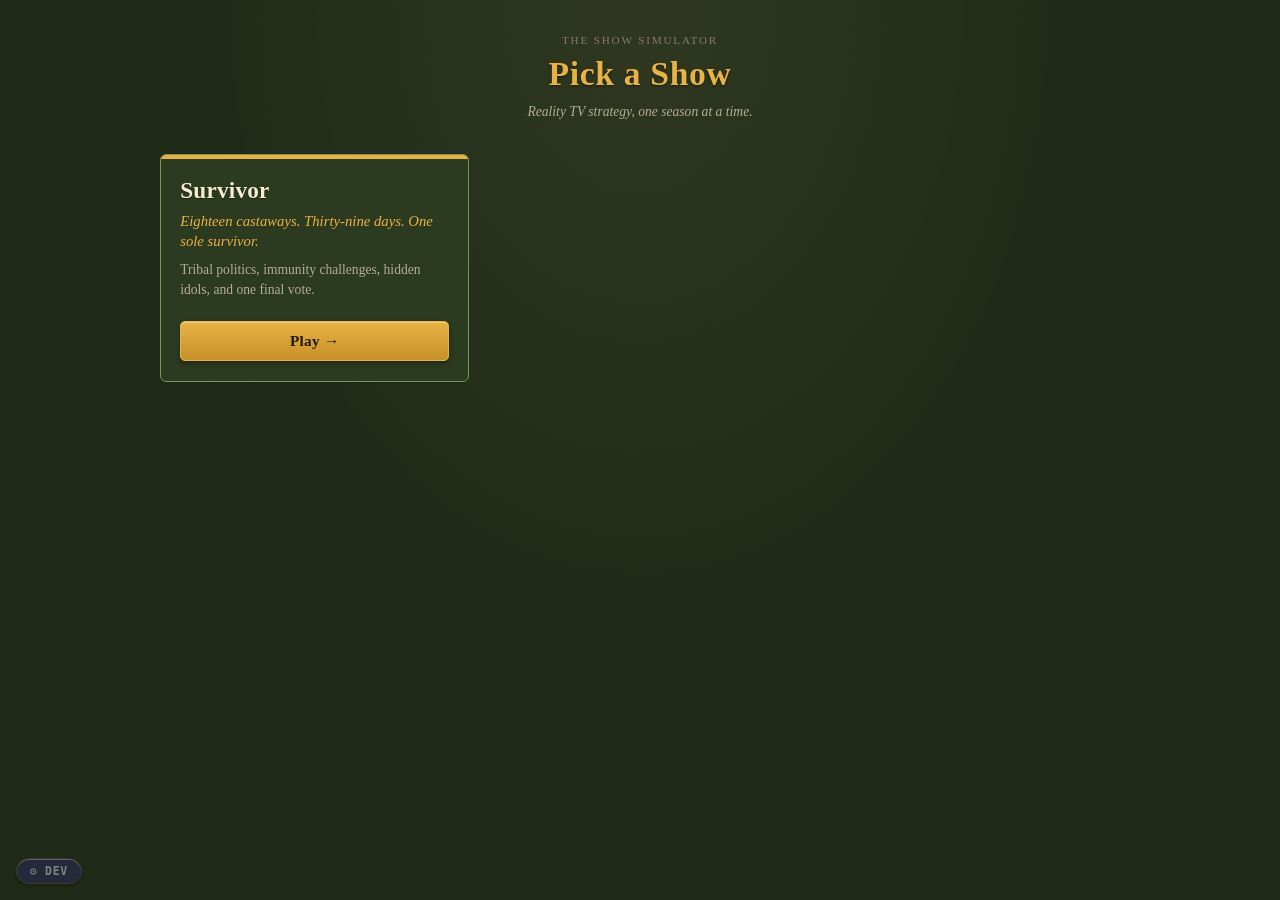
<file: index.html>
<!DOCTYPE html>
<html lang="en">
<head>
  <meta charset="UTF-8" />
  <meta name="viewport" content="width=device-width, initial-scale=1.0" />
  <title>Survivor Simulator</title>
  <link rel="stylesheet" href="src/styles.css" />
</head>
<body>

  <div id="app">
    <!-- Screens are injected here by ui/ scripts -->
    <p>Loading...</p>
  </div>

  <!-- Shared utilities -->
  <script src="src/util.js"></script>

  <!-- Data -->
  <script src="src/data/contestants.js"></script>
  <script src="src/data/season.js"></script>
  <script src="src/data/flavor.js"></script>
  <!-- v4: schema definitions + season template architecture (groundwork) -->
  <script src="src/data/schema.js"></script>
  <script src="src/data/seasonPresets.js"></script>
  <script src="src/data/shows.js"></script>
  <!-- v10.9: pre-built season templates. One file per season. Must load
       before seasons.js so resolveTemplate() can find the constants. -->
  <script src="src/data/seasons/sample-prebuilt.js"></script>
  <script src="src/data/seasons/survivor-borneo.js"></script>
  <script src="src/data/seasons.js"></script>
  <script src="src/data/savedSetups.js"></script>
  <script src="src/data/setupIo.js"></script>

  <!-- Engine -->
  <script src="src/engine/eventLog.js"></script>
  <script src="src/engine/idols.js"></script>
  <script src="src/engine/relationships.js"></script>
  <script src="src/engine/alliances.js"></script>
  <script src="src/engine/campLife.js"></script>
  <script src="src/engine/challenge.js"></script>
  <script src="src/engine/vote.js"></script>
  <script src="src/engine/jury.js"></script>
  <script src="src/engine/finalTribal.js"></script>

  <!-- UI -->
  <!-- v10.0 landing + show pages — load before screenSelect so the screen router can dispatch them -->
  <script src="src/ui/screenLanding.js"></script>
  <script src="src/ui/screenShowSeasons.js"></script>

  <!-- v9.3 reusable components (portrait, name format) — must load before any screen file that uses them -->
  <script src="src/ui/components/playerPortrait.js"></script>
  <script src="src/ui/components/contestantStats.js"></script>
  <script src="src/ui/components/voteTargetCard.js"></script>
  <script src="src/ui/components/voteRevealCard.js"></script>
  <script src="src/ui/screenSelect.js"></script>
  <script src="src/ui/screenCastEditor.js"></script>
  <script src="src/ui/screenRulesEditor.js"></script>
  <script src="src/ui/screenSavedSetups.js"></script>
  <script src="src/ui/screenTemplates.js"></script>
  <script src="src/ui/screenSwap.js"></script>
  <script src="src/ui/screenMerge.js"></script>
  <script src="src/ui/screenCampLife.js"></script>
  <script src="src/ui/screenRewardChallenge.js"></script>
  <script src="src/ui/screenChallenge.js"></script>
  <script src="src/ui/screenEpisodeRecap.js"></script>
  <script src="src/ui/screenTribal.js"></script>
  <script src="src/ui/screenElimination.js"></script>
  <script src="src/ui/screenFinalTribal.js"></script>
  <script src="src/ui/screenResults.js"></script>

  <!-- Boot -->
  <script src="src/main.js"></script>

  <!-- Dev panel — remove this line (and src/dev/devPanel.js) before publishing -->
  <script src="src/dev/devPanel.js"></script>

</body>
</html>
</file>
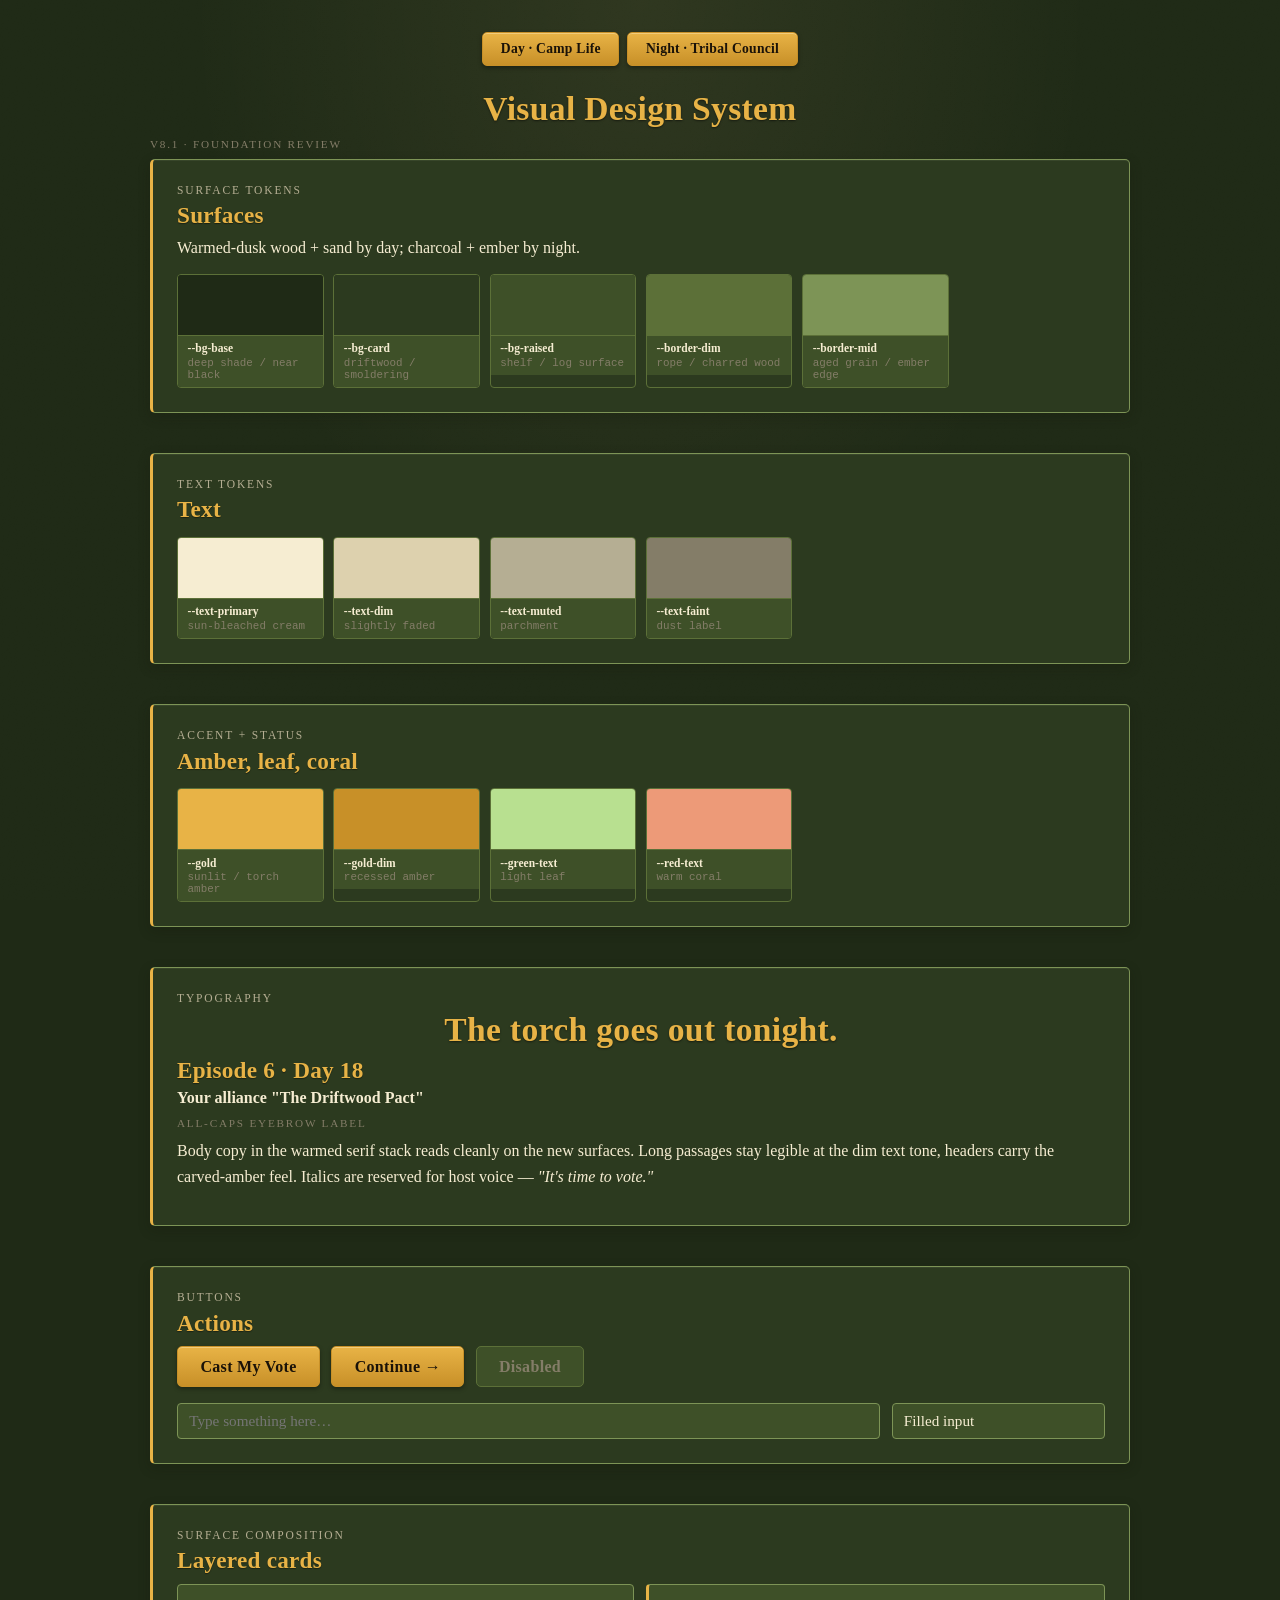
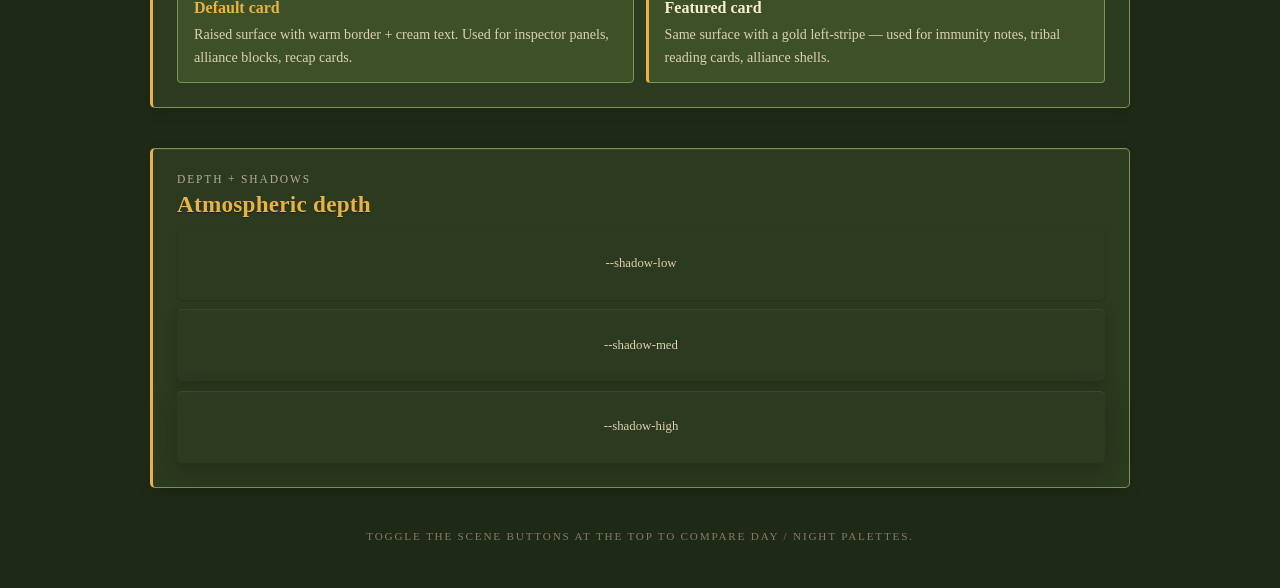
<file: design-test.html>
<!DOCTYPE html>
<html lang="en">
<head>
  <meta charset="UTF-8">
  <title>Design Test — Survivor Simulator v8.1</title>
  <link rel="stylesheet" href="src/styles.css">
  <style>
    /* Page-only helpers — only used here. */
    .dt-page {
      width: 100%;
      max-width: 980px;
    }
    .dt-section {
      margin-bottom: 2.5rem;
      padding: 1.5rem;
      background: var(--bg-card);
      border: 1px solid var(--border-mid);
      border-left: 3px solid var(--gold);
      border-radius: 5px;
      box-shadow: var(--shadow-med);
    }
    .dt-section-title {
      font-size: 0.72rem;
      text-transform: uppercase;
      letter-spacing: 0.16em;
      color: var(--text-muted);
      margin-bottom: 0.4rem;
    }
    .dt-swatch-grid {
      display: grid;
      grid-template-columns: repeat(auto-fill, minmax(140px, 1fr));
      gap: 0.6rem;
      margin-top: 0.85rem;
    }
    .dt-swatch {
      border: 1px solid var(--border-dim);
      border-radius: 4px;
      overflow: hidden;
    }
    .dt-swatch-color {
      height: 60px;
    }
    .dt-swatch-meta {
      padding: 0.4rem 0.6rem;
      font-size: 0.72rem;
      color: var(--text-dim);
      background: var(--bg-raised);
      border-top: 1px solid var(--border-dim);
    }
    .dt-swatch-name { display: block; color: var(--text-primary); font-weight: bold; }
    .dt-swatch-hex  { display: block; color: var(--text-faint); font-family: monospace; font-size: 0.68rem; margin-top: 0.15rem; }
    .dt-row {
      display: flex;
      gap: 0.7rem;
      flex-wrap: wrap;
      margin-top: 0.6rem;
    }
    .dt-card {
      background: var(--bg-raised);
      border: 1px solid var(--border-mid);
      border-radius: 4px;
      padding: 0.85rem 1rem;
      flex: 1;
      min-width: 220px;
    }
    .dt-mode-toggle {
      display: flex;
      gap: 0.5rem;
      margin-bottom: 1.5rem;
      justify-content: center;
    }
    .dt-mode-toggle button {
      font-size: 0.85rem;
      padding: 0.5rem 1.1rem;
    }
    .dt-shadow-demo {
      height: 72px;
      background: var(--bg-card);
      border-radius: 5px;
      display: flex;
      align-items: center;
      justify-content: center;
      color: var(--text-dim);
      font-size: 0.8rem;
      margin-top: 0.6rem;
    }
    .dt-shadow-demo.low  { box-shadow: var(--shadow-low); }
    .dt-shadow-demo.med  { box-shadow: var(--shadow-med); }
    .dt-shadow-demo.high { box-shadow: var(--shadow-high); }
  </style>
</head>
<body class="scene-day">

<div class="dt-page">

  <!-- Scene toggle ─ flip between day (Camp Life) and night (Tribal) -->
  <div class="dt-mode-toggle">
    <button id="dt-day">Day · Camp Life</button>
    <button id="dt-night">Night · Tribal Council</button>
  </div>

  <h1>Visual Design System</h1>
  <p class="screen-eyebrow">v8.1 · Foundation Review</p>

  <!-- Palette ─ surfaces -->
  <section class="dt-section">
    <div class="dt-section-title">Surface Tokens</div>
    <h2>Surfaces</h2>
    <p>Warmed-dusk wood + sand by day; charcoal + ember by night.</p>
    <div class="dt-swatch-grid">
      <div class="dt-swatch">
        <div class="dt-swatch-color" style="background:var(--bg-base)"></div>
        <div class="dt-swatch-meta"><span class="dt-swatch-name">--bg-base</span><span class="dt-swatch-hex">deep shade / near black</span></div>
      </div>
      <div class="dt-swatch">
        <div class="dt-swatch-color" style="background:var(--bg-card)"></div>
        <div class="dt-swatch-meta"><span class="dt-swatch-name">--bg-card</span><span class="dt-swatch-hex">driftwood / smoldering</span></div>
      </div>
      <div class="dt-swatch">
        <div class="dt-swatch-color" style="background:var(--bg-raised)"></div>
        <div class="dt-swatch-meta"><span class="dt-swatch-name">--bg-raised</span><span class="dt-swatch-hex">shelf / log surface</span></div>
      </div>
      <div class="dt-swatch">
        <div class="dt-swatch-color" style="background:var(--border-dim)"></div>
        <div class="dt-swatch-meta"><span class="dt-swatch-name">--border-dim</span><span class="dt-swatch-hex">rope / charred wood</span></div>
      </div>
      <div class="dt-swatch">
        <div class="dt-swatch-color" style="background:var(--border-mid)"></div>
        <div class="dt-swatch-meta"><span class="dt-swatch-name">--border-mid</span><span class="dt-swatch-hex">aged grain / ember edge</span></div>
      </div>
    </div>
  </section>

  <!-- Palette ─ text -->
  <section class="dt-section">
    <div class="dt-section-title">Text Tokens</div>
    <h2>Text</h2>
    <div class="dt-swatch-grid">
      <div class="dt-swatch">
        <div class="dt-swatch-color" style="background:var(--text-primary)"></div>
        <div class="dt-swatch-meta"><span class="dt-swatch-name">--text-primary</span><span class="dt-swatch-hex">sun-bleached cream</span></div>
      </div>
      <div class="dt-swatch">
        <div class="dt-swatch-color" style="background:var(--text-dim)"></div>
        <div class="dt-swatch-meta"><span class="dt-swatch-name">--text-dim</span><span class="dt-swatch-hex">slightly faded</span></div>
      </div>
      <div class="dt-swatch">
        <div class="dt-swatch-color" style="background:var(--text-muted)"></div>
        <div class="dt-swatch-meta"><span class="dt-swatch-name">--text-muted</span><span class="dt-swatch-hex">parchment</span></div>
      </div>
      <div class="dt-swatch">
        <div class="dt-swatch-color" style="background:var(--text-faint)"></div>
        <div class="dt-swatch-meta"><span class="dt-swatch-name">--text-faint</span><span class="dt-swatch-hex">dust label</span></div>
      </div>
    </div>
  </section>

  <!-- Accent + status -->
  <section class="dt-section">
    <div class="dt-section-title">Accent + Status</div>
    <h2>Amber, leaf, coral</h2>
    <div class="dt-swatch-grid">
      <div class="dt-swatch">
        <div class="dt-swatch-color" style="background:var(--gold)"></div>
        <div class="dt-swatch-meta"><span class="dt-swatch-name">--gold</span><span class="dt-swatch-hex">sunlit / torch amber</span></div>
      </div>
      <div class="dt-swatch">
        <div class="dt-swatch-color" style="background:var(--gold-dim)"></div>
        <div class="dt-swatch-meta"><span class="dt-swatch-name">--gold-dim</span><span class="dt-swatch-hex">recessed amber</span></div>
      </div>
      <div class="dt-swatch">
        <div class="dt-swatch-color" style="background:var(--green-text)"></div>
        <div class="dt-swatch-meta"><span class="dt-swatch-name">--green-text</span><span class="dt-swatch-hex">light leaf</span></div>
      </div>
      <div class="dt-swatch">
        <div class="dt-swatch-color" style="background:var(--red-text)"></div>
        <div class="dt-swatch-meta"><span class="dt-swatch-name">--red-text</span><span class="dt-swatch-hex">warm coral</span></div>
      </div>
    </div>
  </section>

  <!-- Typography -->
  <section class="dt-section">
    <div class="dt-section-title">Typography</div>
    <h1>The torch goes out tonight.</h1>
    <h2>Episode 6 · Day 18</h2>
    <h3>Your alliance "The Driftwood Pact"</h3>
    <p class="screen-eyebrow">All-caps eyebrow label</p>
    <p>Body copy in the warmed serif stack reads cleanly on the new surfaces.
       Long passages stay legible at the dim text tone, headers carry the
       carved-amber feel. Italics are reserved for host voice — <em>"It's
       time to vote."</em></p>
  </section>

  <!-- Buttons -->
  <section class="dt-section">
    <div class="dt-section-title">Buttons</div>
    <h2>Actions</h2>
    <div class="dt-row">
      <button>Cast My Vote</button>
      <button>Continue →</button>
      <button disabled>Disabled</button>
    </div>
    <div class="dt-row" style="margin-top:1rem">
      <input type="text" placeholder="Type something here…" style="flex:1">
      <input type="text" value="Filled input">
    </div>
  </section>

  <!-- Cards / surfaces -->
  <section class="dt-section">
    <div class="dt-section-title">Surface Composition</div>
    <h2>Layered cards</h2>
    <div class="dt-row">
      <div class="dt-card">
        <strong style="color:var(--gold)">Default card</strong>
        <p style="margin:0.4rem 0 0;font-size:0.88rem;color:var(--text-dim)">
          Raised surface with warm border + cream text. Used for inspector
          panels, alliance blocks, recap cards.
        </p>
      </div>
      <div class="dt-card" style="border-left:3px solid var(--gold)">
        <strong style="color:var(--text-primary)">Featured card</strong>
        <p style="margin:0.4rem 0 0;font-size:0.88rem;color:var(--text-dim)">
          Same surface with a gold left-stripe — used for immunity notes,
          tribal reading cards, alliance shells.
        </p>
      </div>
    </div>
  </section>

  <!-- Shadows -->
  <section class="dt-section">
    <div class="dt-section-title">Depth + Shadows</div>
    <h2>Atmospheric depth</h2>
    <div class="dt-shadow-demo low">--shadow-low</div>
    <div class="dt-shadow-demo med">--shadow-med</div>
    <div class="dt-shadow-demo high">--shadow-high</div>
  </section>

  <p class="screen-eyebrow" style="text-align:center;margin-top:2rem">
    Toggle the scene buttons at the top to compare day / night palettes.
  </p>

</div>

<script>
  document.getElementById("dt-day").addEventListener("click", () => {
    document.body.classList.add("scene-day");
    document.body.classList.remove("scene-night");
  });
  document.getElementById("dt-night").addEventListener("click", () => {
    document.body.classList.add("scene-night");
    document.body.classList.remove("scene-day");
  });
</script>

</body>
</html>
</file>
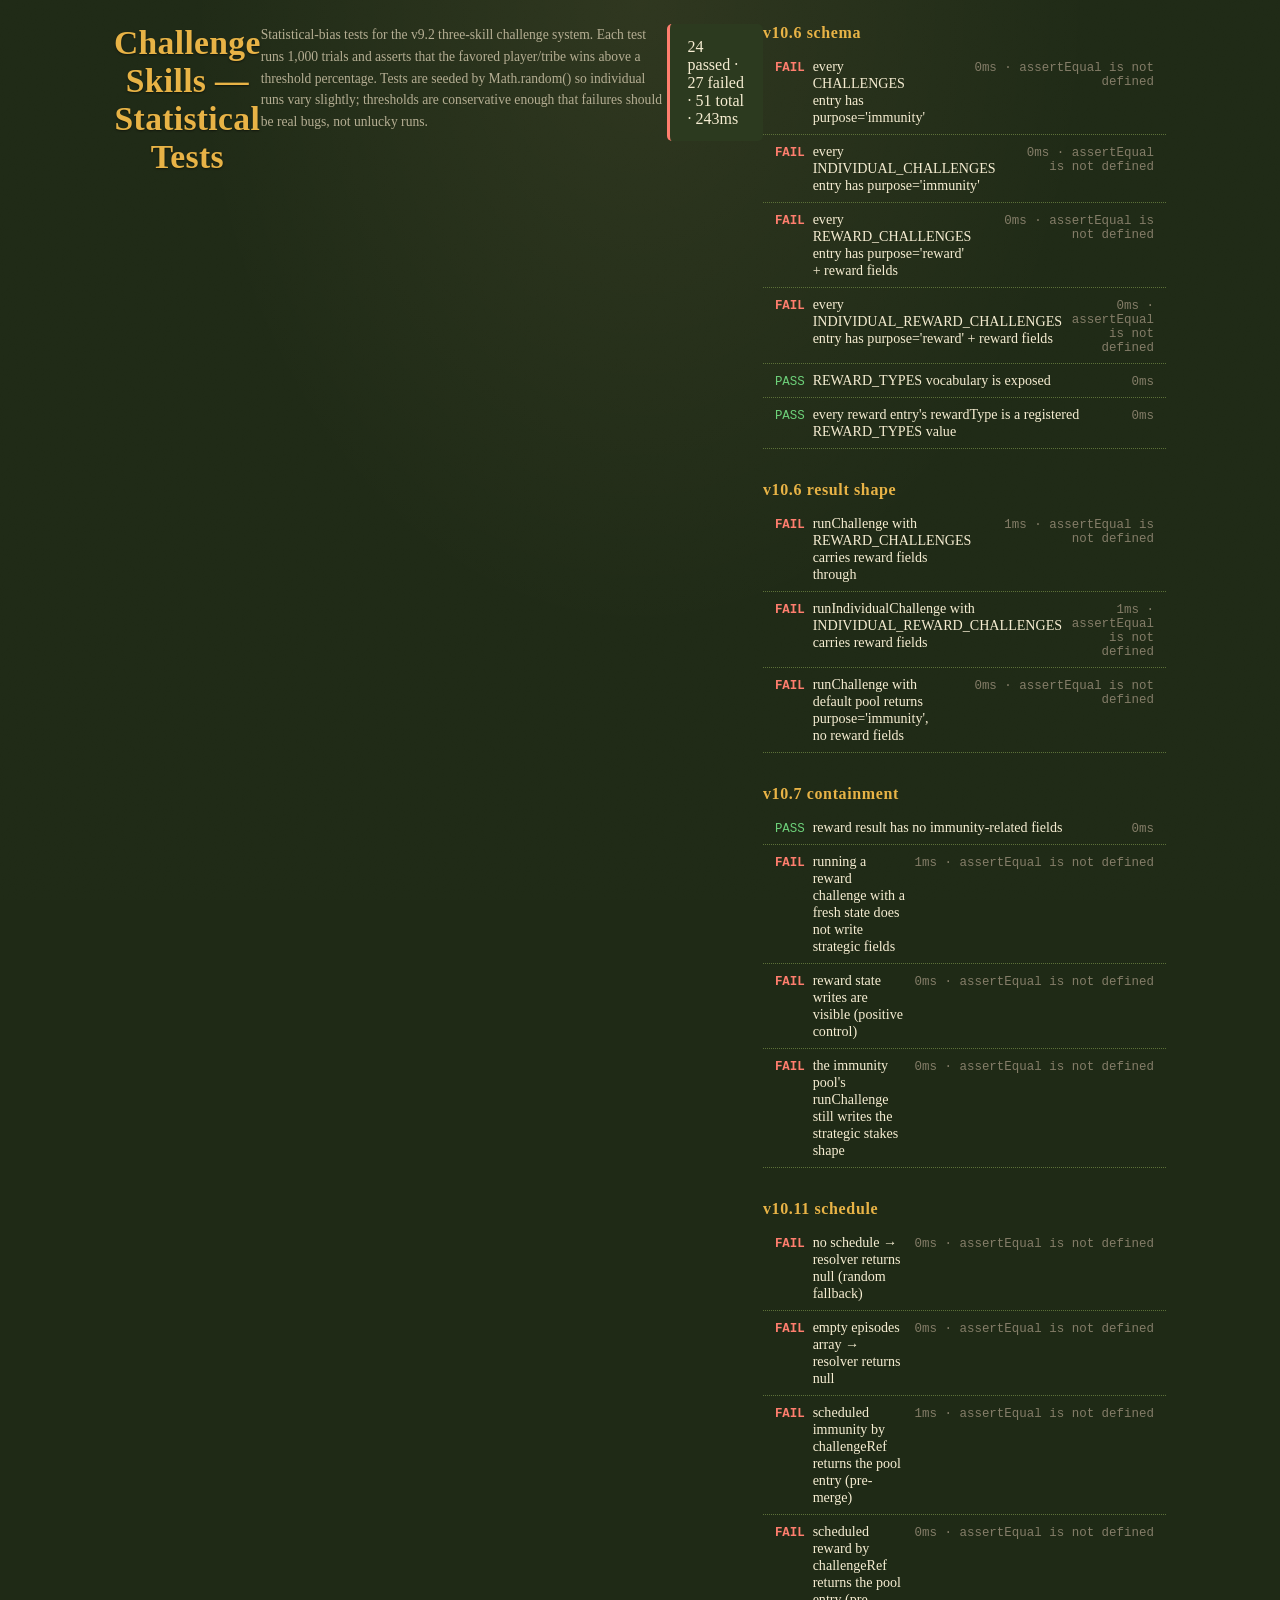
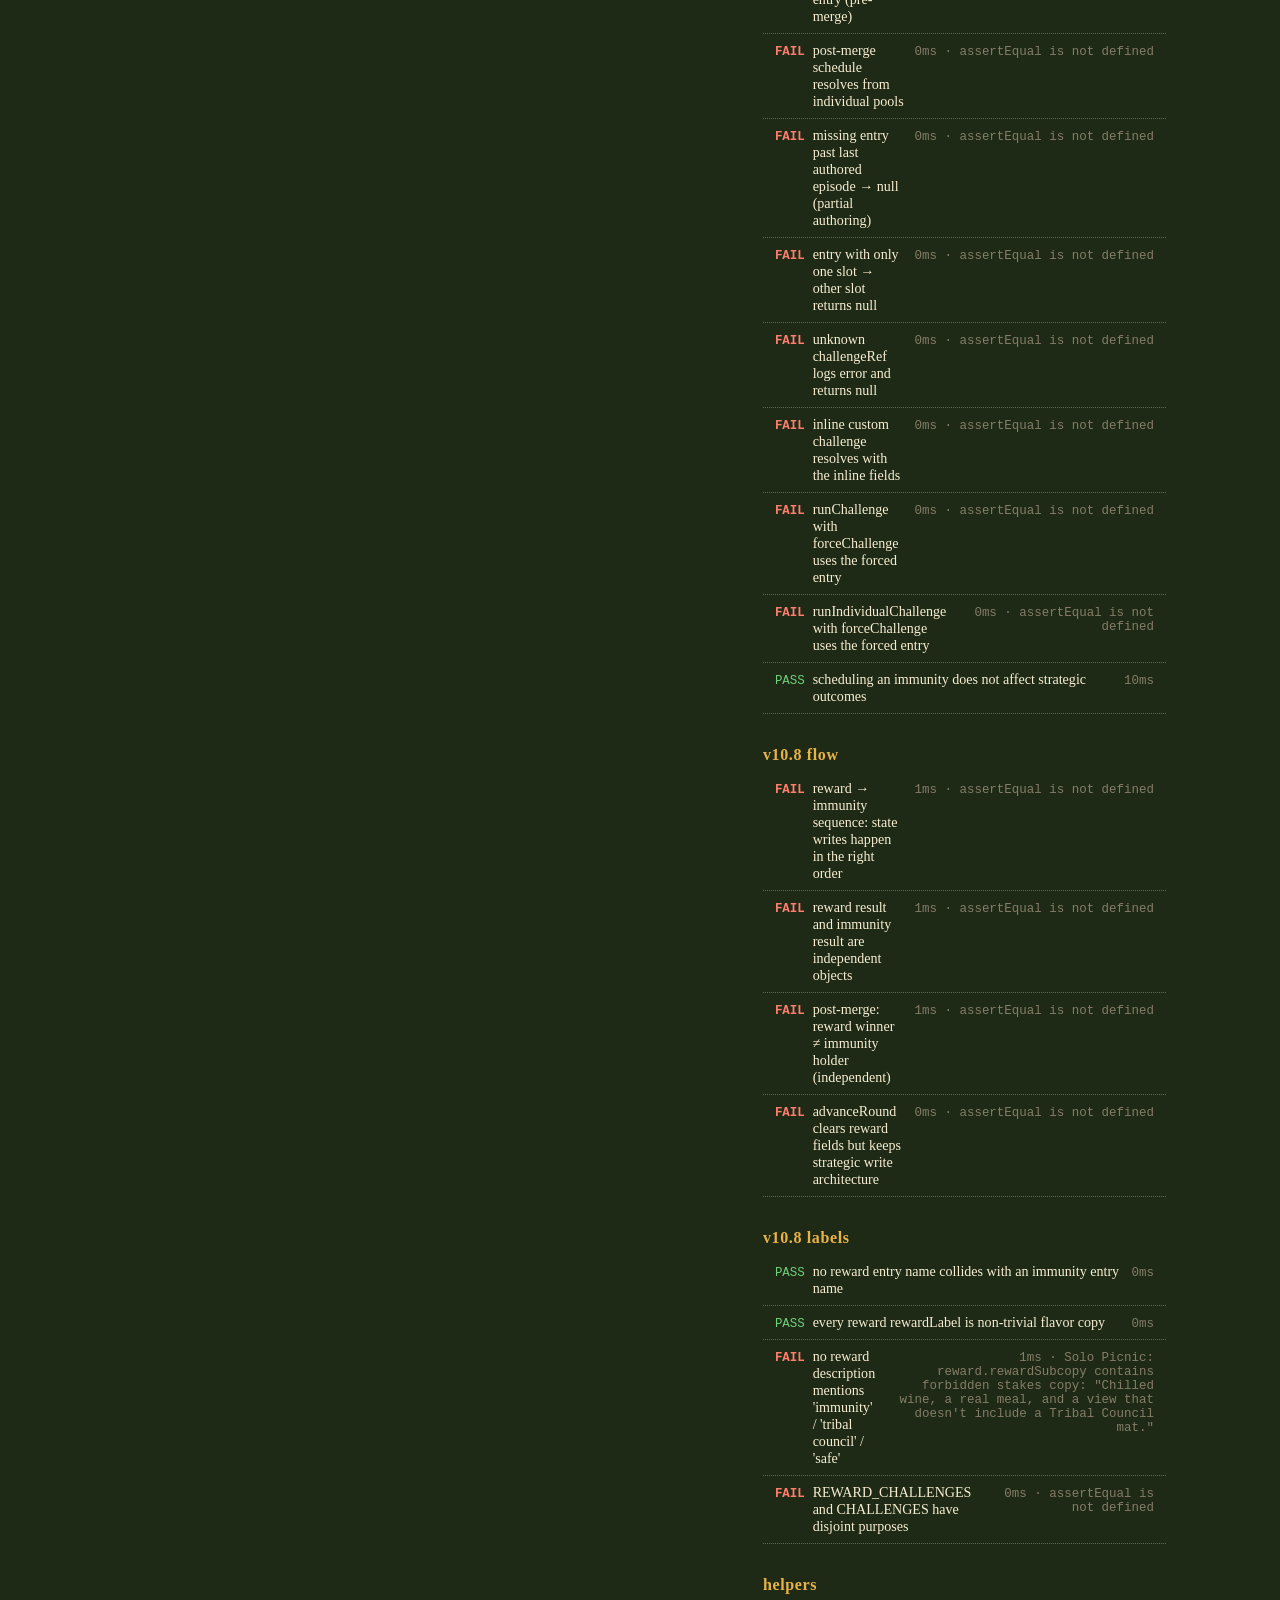
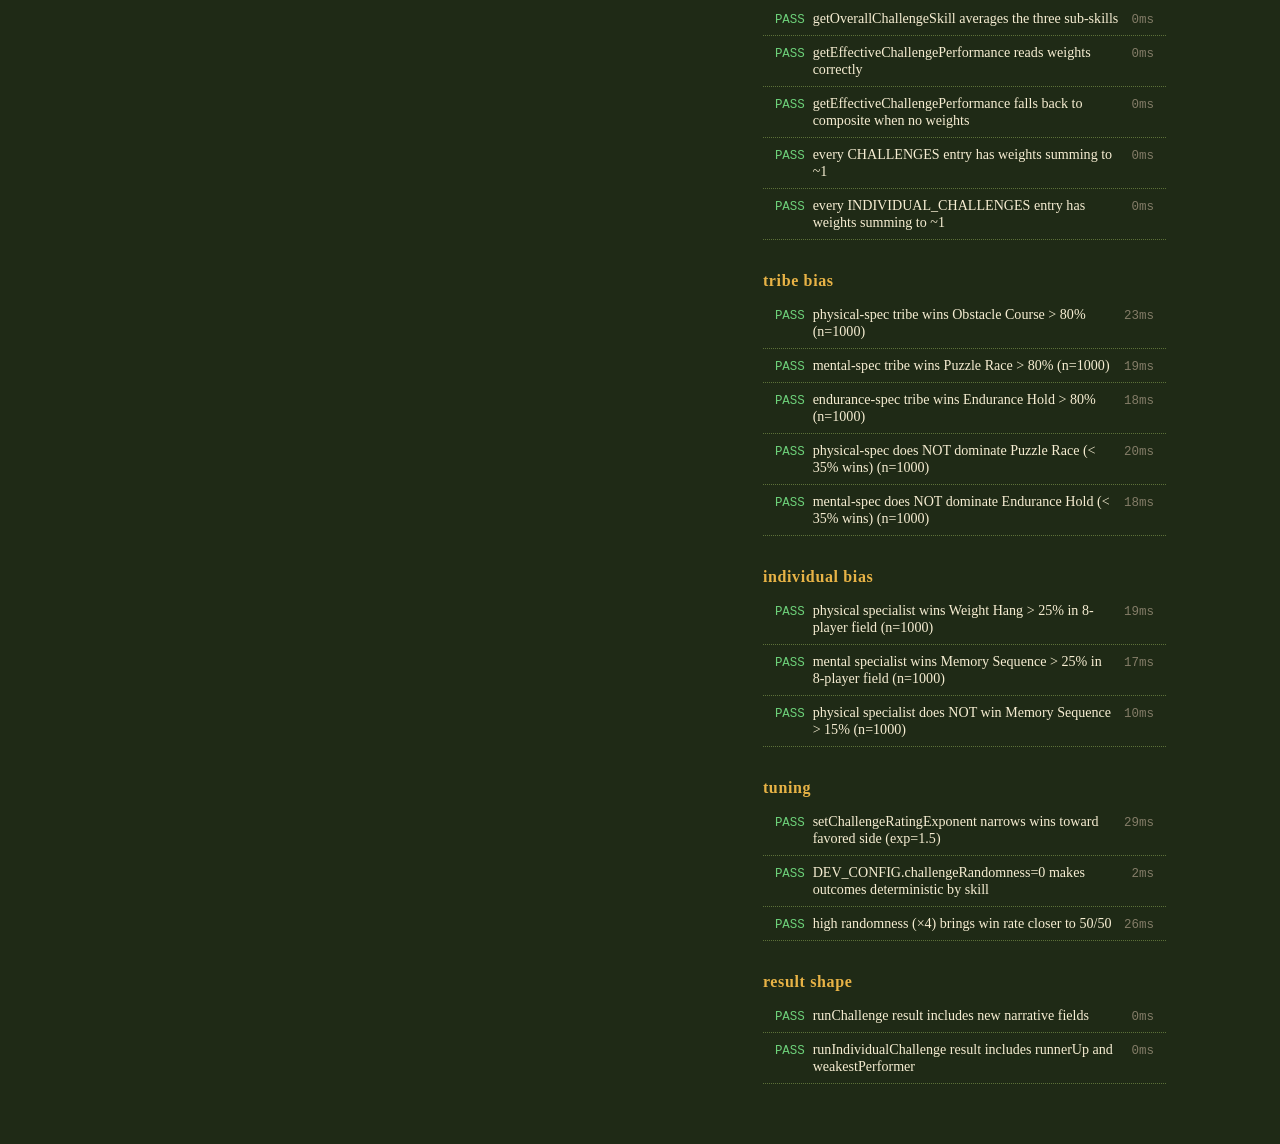
<file: tests-challenges.html>
<!DOCTYPE html>
<html lang="en">
<head>
  <meta charset="UTF-8" />
  <meta name="viewport" content="width=device-width, initial-scale=1.0" />
  <title>Challenge Skills — Statistical Tests</title>
  <link rel="stylesheet" href="src/styles.css" />
  <style>
    body { padding: 1.5rem; max-width: 1100px; margin: 0 auto; }
    .test-suite { margin-bottom: 2rem; }
    .test-suite h3 {
      font-size: 1rem;
      letter-spacing: 0.04em;
      margin-bottom: 0.5rem;
      color: var(--gold);
    }
    .test-row {
      padding: 0.5rem 0.75rem;
      border-bottom: 1px dotted var(--border-dim);
      display: grid;
      grid-template-columns: 4ch 1fr auto;
      gap: 0.6rem;
      align-items: baseline;
      font-size: 0.88rem;
    }
    .test-row[data-status="pass"] .test-tag { color: #6dd17a; }
    .test-row[data-status="fail"] .test-tag { color: #ff7e6e; font-weight: bold; }
    .test-tag { font-family: monospace; font-size: 0.78rem; }
    .test-name { color: var(--text-primary); }
    .test-detail {
      color: var(--text-faint);
      font-family: monospace;
      font-size: 0.78rem;
      text-align: right;
    }
    .test-summary {
      padding: 0.85rem 1.1rem;
      border-radius: 5px;
      margin-bottom: 1.5rem;
      background: var(--bg-card);
      border-left: 3px solid var(--gold);
    }
    .test-summary.all-pass { border-left-color: #6dd17a; }
    .test-summary.has-fail { border-left-color: #ff7e6e; }
  </style>
</head>
<body class="scene-day">

<h1>Challenge Skills — Statistical Tests</h1>
<p class="muted" style="margin-bottom:1.5rem">
  Statistical-bias tests for the v9.2 three-skill challenge system.
  Each test runs 1,000 trials and asserts that the favored player/tribe
  wins above a threshold percentage. Tests are seeded by Math.random() so
  individual runs vary slightly; thresholds are conservative enough that
  failures should be real bugs, not unlucky runs.
</p>

<div id="test-summary" class="test-summary">Running…</div>
<div id="test-results"></div>

<!-- App scripts (no main.js — we don't want auto-boot). -->
<script src="src/util.js"></script>
<script src="src/data/contestants.js"></script>
<script src="src/data/season.js"></script>
<script src="src/data/flavor.js"></script>
<script src="src/data/schema.js"></script>
<script src="src/data/seasonPresets.js"></script>
<script src="src/data/savedSetups.js"></script>
<script src="src/data/setupIo.js"></script>
<script src="src/engine/eventLog.js"></script>
<script src="src/engine/idols.js"></script>
<script src="src/engine/relationships.js"></script>
<script src="src/engine/alliances.js"></script>
<script src="src/engine/campLife.js"></script>
<script src="src/engine/challenge.js"></script>
<script src="src/engine/vote.js"></script>
<script src="src/engine/jury.js"></script>
<script src="src/engine/finalTribal.js"></script>

<script>
// ─── Tiny test harness ──────────────────────────────────────────────────────
const TESTS = [];
function test(suite, name, fn) { TESTS.push({ suite, name, fn }); }

class AssertionError extends Error {}
function assert(cond, msg) {
  if (!cond) throw new AssertionError(msg || "assertion failed");
}

// Statistical assertion helper. Reports the actual win rate so failure
// messages are informative.
function assertWinRate(wins, trials, minPct, label) {
  const pct = (wins / trials) * 100;
  if (pct < minPct) {
    throw new AssertionError(
      `${label}: expected ≥ ${minPct.toFixed(1)}%, got ${pct.toFixed(1)}% (${wins}/${trials})`
    );
  }
  return pct;
}

// ─── Builders ────────────────────────────────────────────────────────────────

function makeContestant(id, name, p, m, e, social = 5, strategy = 5) {
  const c = {
    id, name, tribe: null, active: true,
    physicalChallengeSkill:  p,
    mentalChallengeSkill:    m,
    enduranceChallengeSkill: e,
    social, strategy, suspicion: 0,
  };
  normalizeContestantStats(c);
  return c;
}

// Two 8-player tribes with hand-tuned compositions, used in tribe-bias tests.
function makeTribePair(skewedTribe, otherTribe) {
  return { A: skewedTribe, B: otherTribe };
}

function makeTribeOfSpec(skill, count = 8) {
  // skill: "physical" | "mental" | "endurance" — every member has 9 in that
  // skill and 4 in the other two, so the team is genuinely specialized.
  const p = skill === "physical"  ? 9 : 4;
  const m = skill === "mental"    ? 9 : 4;
  const e = skill === "endurance" ? 9 : 4;
  return Array.from({ length: count }, (_, i) =>
    makeContestant(`${skill}-${i}`, `${skill}#${i}`, p, m, e)
  );
}

function makeTribeBalanced(count = 8) {
  return Array.from({ length: count }, (_, i) =>
    makeContestant(`bal-${i}`, `bal#${i}`, 6, 6, 6)
  );
}

// Picks a specific challenge by name from the engine's arrays so we can
// test against a known type/weights.
function challengeByName(arr, name) {
  const found = arr.find(c => c.name === name);
  if (!found) throw new Error(`Challenge '${name}' not found`);
  return found;
}

// ─── Test instrumentation ───────────────────────────────────────────────────
//
// runChallenge picks a random challenge from CHALLENGES. For statistical
// tests we want to lock the picked challenge by mutating the array
// temporarily. This helper isolates each tribe-challenge run to a single
// named challenge from CHALLENGES.

function withFixedTribeChallenge(name, fn) {
  const original = CHALLENGES.slice();
  const target   = challengeByName(CHALLENGES, name);
  CHALLENGES.length = 0;
  CHALLENGES.push(target);
  try { return fn(); } finally {
    CHALLENGES.length = 0;
    for (const c of original) CHALLENGES.push(c);
  }
}

function withFixedIndividualChallenge(name, fn) {
  const original = INDIVIDUAL_CHALLENGES.slice();
  const target   = challengeByName(INDIVIDUAL_CHALLENGES, name);
  INDIVIDUAL_CHALLENGES.length = 0;
  INDIVIDUAL_CHALLENGES.push(target);
  try { return fn(); } finally {
    INDIVIDUAL_CHALLENGES.length = 0;
    for (const c of original) INDIVIDUAL_CHALLENGES.push(c);
  }
}

const TRIALS = 1000;

// ─── Suite: v10.6 — challenge purpose tagging + reward fields ──────────────

test("v10.6 schema", "every CHALLENGES entry has purpose='immunity'", () => {
  for (const c of CHALLENGES) {
    assertEqual(c.purpose, "immunity", `${c.name}: missing or wrong purpose`);
  }
});

test("v10.6 schema", "every INDIVIDUAL_CHALLENGES entry has purpose='immunity'", () => {
  for (const c of INDIVIDUAL_CHALLENGES) {
    assertEqual(c.purpose, "immunity", `${c.name}: missing or wrong purpose`);
  }
});

test("v10.6 schema", "every REWARD_CHALLENGES entry has purpose='reward' + reward fields", () => {
  for (const c of REWARD_CHALLENGES) {
    assertEqual(c.purpose, "reward", `${c.name}: wrong purpose`);
    assert(typeof c.rewardType    === "string" && c.rewardType.length > 0,    `${c.name}: rewardType required`);
    assert(typeof c.rewardLabel   === "string" && c.rewardLabel.length > 0,   `${c.name}: rewardLabel required`);
    assert(typeof c.rewardSubcopy === "string" && c.rewardSubcopy.length > 0, `${c.name}: rewardSubcopy required`);
  }
});

test("v10.6 schema", "every INDIVIDUAL_REWARD_CHALLENGES entry has purpose='reward' + reward fields", () => {
  for (const c of INDIVIDUAL_REWARD_CHALLENGES) {
    assertEqual(c.purpose, "reward", `${c.name}: wrong purpose`);
    assert(typeof c.rewardType    === "string" && c.rewardType.length > 0,    `${c.name}: rewardType required`);
    assert(typeof c.rewardLabel   === "string" && c.rewardLabel.length > 0,   `${c.name}: rewardLabel required`);
    assert(typeof c.rewardSubcopy === "string" && c.rewardSubcopy.length > 0, `${c.name}: rewardSubcopy required`);
  }
});

test("v10.6 schema", "REWARD_TYPES vocabulary is exposed", () => {
  assert(typeof REWARD_TYPES === "object", "REWARD_TYPES must be exposed");
  assert(REWARD_TYPES.FOOD === "food");
  assert(REWARD_TYPES.COMFORT === "comfort");
  assert(REWARD_TYPES.SUPPLIES === "supplies");
  assert(REWARD_TYPES.COMMUNICATION === "communication");
  assert(REWARD_TYPES.LUXURY === "luxury");
  assert(REWARD_TYPES.FAMILY === "family");
});

test("v10.6 schema", "every reward entry's rewardType is a registered REWARD_TYPES value", () => {
  const valid = new Set(Object.values(REWARD_TYPES));
  for (const c of [...REWARD_CHALLENGES, ...INDIVIDUAL_REWARD_CHALLENGES]) {
    assert(valid.has(c.rewardType), `${c.name}: rewardType '${c.rewardType}' not in REWARD_TYPES`);
  }
});

test("v10.6 result shape", "runChallenge with REWARD_CHALLENGES carries reward fields through", () => {
  const tribes = { A: makeTribeOfSpec("physical"), B: makeTribeBalanced() };
  const result = runChallenge(tribes, REWARD_CHALLENGES);
  assertEqual(result.purpose, "reward", "result.purpose should be 'reward'");
  assert(typeof result.rewardLabel === "string", "result.rewardLabel should be present");
  assert(typeof result.rewardSubcopy === "string", "result.rewardSubcopy should be present");
});

test("v10.6 result shape", "runIndividualChallenge with INDIVIDUAL_REWARD_CHALLENGES carries reward fields", () => {
  const members = Array.from({ length: 6 }, (_, i) => makeContestant(`m${i}`, `M${i}`, 6, 6, 6));
  const result  = runIndividualChallenge(members, INDIVIDUAL_REWARD_CHALLENGES);
  assertEqual(result.purpose, "reward");
  assert(typeof result.rewardLabel === "string");
  assert(typeof result.rewardSubcopy === "string");
});

test("v10.6 result shape", "runChallenge with default pool returns purpose='immunity', no reward fields", () => {
  const tribes = { A: makeTribeBalanced(), B: makeTribeBalanced() };
  const result = runChallenge(tribes);   // default = CHALLENGES (immunity pool)
  assertEqual(result.purpose, "immunity");
  assertEqual(result.rewardLabel, undefined, "immunity result should not have rewardLabel");
  assertEqual(result.rewardSubcopy, undefined);
});

// ─── Suite: v10.7 — reward containment safety ──────────────────────────────
//
// Asserts the boundary contract: a reward run must not touch any of the
// stakes-bearing strategic fields. Any future code change that violates
// the contract will fail one of these tests.

test("v10.7 containment", "reward result has no immunity-related fields", () => {
  const tribes = { A: makeTribeBalanced(), B: makeTribeBalanced() };
  const result = runChallenge(tribes, REWARD_CHALLENGES);
  // immunityWon / tribalTribe / immunityHolder must never appear on a
  // reward result object — those fields are a strict immunity output.
  assert(!("immunityWon"    in result), "reward result must not carry immunityWon");
  assert(!("tribalTribe"    in result), "reward result must not carry tribalTribe");
  assert(!("immunityHolder" in result), "reward result must not carry immunityHolder");
});

test("v10.7 containment", "running a reward challenge with a fresh state does not write strategic fields", () => {
  // Build a synthetic gameState the way startGame would, then run only
  // the reward path's engine call. None of the immunity / tribal / camp
  // fields should change.
  const cast = JSON.parse(JSON.stringify(CONTESTANTS));
  const state = createSeasonState({ showId: "survivor", seasonId: "test", type: "demo" });
  assignTribes(cast, state);
  const before = {
    immunityWon:    state.immunityWon,
    tribalTribe:    state.tribalTribe,
    immunityHolder: state.immunityHolder,
    campPhase:      state.campPhase,
    eliminatedLen:  state.eliminated.length,
    juryLen:        state.jury.length,
  };

  // Resolve a reward challenge — this is what the screen does internally.
  const result = runChallenge(state.tribes, REWARD_CHALLENGES);
  state.rewardWinner    = result.winner;
  state.rewardChallenge = { name: result.name, rewardLabel: result.rewardLabel };

  assertEqual(state.immunityWon,    before.immunityWon,    "immunityWon drifted");
  assertEqual(state.tribalTribe,    before.tribalTribe,    "tribalTribe drifted");
  assertEqual(state.immunityHolder, before.immunityHolder, "immunityHolder drifted");
  assertEqual(state.campPhase,      before.campPhase,      "campPhase drifted");
  assertEqual(state.eliminated.length, before.eliminatedLen, "eliminated.length drifted");
  assertEqual(state.jury.length,       before.juryLen,       "jury.length drifted");
});

test("v10.7 containment", "reward state writes are visible (positive control)", () => {
  // Companion to the previous test — confirms the reward writes ARE
  // happening. If this fails, the containment test above would silently
  // pass for the wrong reason (because nothing was being written at all).
  const cast  = JSON.parse(JSON.stringify(CONTESTANTS));
  const state = createSeasonState({ showId: "survivor", seasonId: "test", type: "demo" });
  assignTribes(cast, state);
  assertEqual(state.rewardWinner, null, "should start null");

  const result = runChallenge(state.tribes, REWARD_CHALLENGES);
  state.rewardWinner    = result.winner;
  state.rewardChallenge = { name: result.name };

  assert(state.rewardWinner === "A" || state.rewardWinner === "B", "rewardWinner should be a tribe label");
  assert(state.rewardChallenge.name, "rewardChallenge.name should be set");
});

test("v10.7 containment", "the immunity pool's runChallenge still writes the strategic stakes shape", () => {
  // Positive symmetry — the immunity flow legitimately produces a result
  // that callers will use to set the strategic fields. If this stops
  // working, the immunity flow is broken.
  const tribes = { A: makeTribeBalanced(), B: makeTribeBalanced() };
  const result = runChallenge(tribes);   // default = CHALLENGES (immunity)
  assert(result.winner === "A" || result.winner === "B");
  assert(result.loser === "A" || result.loser === "B");
  assert(result.winner !== result.loser);
  assertEqual(result.purpose, "immunity");
});

// ─── Suite: v10.11 — per-episode challenge schedule ──────────────────────
//
// Pre-built seasons can pin specific challenges to specific episodes via
// gameState.season.episodes. The resolver getScheduledChallenge picks
// the right pool based on pre/post-merge + reward/immunity, looks up
// the named challengeRef, and returns the challenge object — or null
// when no schedule exists / the lookup misses.

test("v10.11 schedule", "no schedule → resolver returns null (random fallback)", () => {
  const state = createSeasonState();   // no episodes
  state.round = 1;
  assertEqual(getScheduledChallenge(state, "reward"),   null);
  assertEqual(getScheduledChallenge(state, "immunity"), null);
});

test("v10.11 schedule", "empty episodes array → resolver returns null", () => {
  const state = createSeasonState({ episodes: [] });
  state.round = 1;
  assertEqual(getScheduledChallenge(state, "reward"),   null);
  assertEqual(getScheduledChallenge(state, "immunity"), null);
});

test("v10.11 schedule", "scheduled immunity by challengeRef returns the pool entry (pre-merge)", () => {
  const state = createSeasonState({
    episodes: [
      { number: 1, immunity: { challengeRef: "Obstacle Course" } },
    ],
  });
  state.round  = 1;
  state.merged = false;
  const ch = getScheduledChallenge(state, "immunity");
  assert(ch, "should resolve to a challenge");
  assertEqual(ch.name, "Obstacle Course");
  assertEqual(ch.purpose, "immunity");
});

test("v10.11 schedule", "scheduled reward by challengeRef returns the pool entry (pre-merge)", () => {
  const state = createSeasonState({
    episodes: [
      { number: 1, reward: { challengeRef: "Beach Picnic" } },
    ],
  });
  state.round  = 1;
  state.merged = false;
  const ch = getScheduledChallenge(state, "reward");
  assertEqual(ch.name, "Beach Picnic");
  assertEqual(ch.purpose, "reward");
  assertEqual(ch.rewardLabel, "a beachside picnic");
});

test("v10.11 schedule", "post-merge schedule resolves from individual pools", () => {
  const state = createSeasonState({
    episodes: [
      // Episode 7 — post-merge in this synthetic state.
      null, null, null, null, null, null,
      {
        number: 7,
        reward:   { challengeRef: "Family Visit" },
        immunity: { challengeRef: "Memory Sequence" },
      },
    ],
  });
  state.round  = 7;
  state.merged = true;
  const reward   = getScheduledChallenge(state, "reward");
  const immunity = getScheduledChallenge(state, "immunity");
  assertEqual(reward.name, "Family Visit");
  assertEqual(reward.rewardType, "family");
  assertEqual(immunity.name, "Memory Sequence");
});

test("v10.11 schedule", "missing entry past last authored episode → null (partial authoring)", () => {
  // Episode 1 scheduled, Episode 2 unscheduled.
  const state = createSeasonState({
    episodes: [
      { number: 1, immunity: { challengeRef: "Obstacle Course" } },
    ],
  });
  state.round = 2;
  assertEqual(getScheduledChallenge(state, "immunity"), null,
    "no entry for ep 2 should fall back");
});

test("v10.11 schedule", "entry with only one slot → other slot returns null", () => {
  // Episode entry has only `immunity`, asking for `reward` → null.
  const state = createSeasonState({
    episodes: [
      { number: 1, immunity: { challengeRef: "Obstacle Course" } },
    ],
  });
  state.round = 1;
  assertEqual(getScheduledChallenge(state, "reward"), null);
});

test("v10.11 schedule", "unknown challengeRef logs error and returns null", () => {
  const state = createSeasonState({
    episodes: [
      { number: 1, immunity: { challengeRef: "Definitely Not A Real Challenge" } },
    ],
  });
  state.round = 1;
  // Suppress + capture console.error for the test.
  const orig = console.error;
  let errMsg = "";
  console.error = (msg) => { errMsg = msg; };
  try {
    const ch = getScheduledChallenge(state, "immunity");
    assertEqual(ch, null);
    assert(/Definitely Not A Real Challenge/.test(errMsg),
      "should log an error mentioning the bad challengeRef");
  } finally {
    console.error = orig;
  }
});

test("v10.11 schedule", "inline custom challenge resolves with the inline fields", () => {
  const state = createSeasonState({
    episodes: [
      {
        number: 1,
        reward: {
          name:        "Custom Reward",
          description: "Tribes did something custom.",
          challengeType:         "physical",
          challengeSkillWeights: { physical: 0.7, mental: 0.1, endurance: 0.2 },
          rewardType:            "food",
          rewardLabel:           "a custom prize",
          rewardSubcopy:         "Custom subcopy.",
        },
      },
    ],
  });
  state.round  = 1;
  state.merged = false;
  const ch = getScheduledChallenge(state, "reward");
  assertEqual(ch.name, "Custom Reward");
  assertEqual(ch.description, "Tribes did something custom.");
  assertEqual(ch.purpose, "reward");
  assertEqual(ch.rewardType, "food");
  assertEqual(ch.rewardLabel, "a custom prize");
});

test("v10.11 schedule", "runChallenge with forceChallenge uses the forced entry", () => {
  const tribes = { A: makeTribeBalanced(), B: makeTribeBalanced() };
  const forced = CHALLENGES.find(c => c.name === "Endurance Hold");
  const result = runChallenge(tribes, CHALLENGES, forced);
  assertEqual(result.name, "Endurance Hold",
    "forceChallenge must pin the result name regardless of random pick");
});

test("v10.11 schedule", "runIndividualChallenge with forceChallenge uses the forced entry", () => {
  const members = Array.from({ length: 6 }, (_, i) => makeContestant(`m${i}`, `M${i}`, 6, 6, 6));
  const forced  = INDIVIDUAL_CHALLENGES.find(c => c.name === "Memory Sequence");
  const result  = runIndividualChallenge(members, INDIVIDUAL_CHALLENGES, forced);
  assertEqual(result.name, "Memory Sequence");
});

test("v10.11 schedule", "scheduling an immunity does not affect strategic outcomes", () => {
  // The schedule pins WHICH challenge runs, but skill-weighting + noise
  // still determine the winner. Run the same scheduled challenge against
  // a heavily mismatched setup; the stronger tribe should still win
  // statistically, just like with a random pool pick.
  const forced = CHALLENGES.find(c => c.name === "Obstacle Course");
  let wins = 0;
  for (let i = 0; i < 200; i++) {
    const tribes = { A: makeTribeOfSpec("physical"), B: makeTribeBalanced() };
    if (runChallenge(tribes, CHALLENGES, forced).winner === "A") wins++;
  }
  // Same > 80% threshold the random-pool tribe-bias tests use.
  assertWinRate(wins, 200, 80, "physical-spec vs balanced (forced Obstacle Course)");
});

// ─── Suite: v10.8 — episode flow regression ───────────────────────────────
//
// Ordered tests that walk the reward → immunity sequence at the data layer
// (no UI rendering) and verify the expected state writes happen in the
// expected order. If any of these fail, the episode phase ordering or the
// reward/immunity boundary has regressed.

test("v10.8 flow", "reward → immunity sequence: state writes happen in the right order", () => {
  const cast  = JSON.parse(JSON.stringify(CONTESTANTS));
  const state = createSeasonState({ showId: "survivor", seasonId: "test", type: "demo" });
  assignTribes(cast, state);

  // Pre-conditions: nothing decided yet.
  assertEqual(state.rewardWinner,    null);
  assertEqual(state.rewardChallenge, null);
  assertEqual(state.immunityWon,     null);
  assertEqual(state.tribalTribe,     null);
  assertEqual(state.immunityHolder,  null);
  assertEqual(state.campPhase,       1);

  // ── Reward phase (no strategic writes allowed) ──
  const rewardResult = runChallenge(state.tribes, REWARD_CHALLENGES);
  state.rewardWinner = rewardResult.winner;
  state.rewardChallenge = {
    name:          rewardResult.name,
    rewardType:    rewardResult.rewardType,
    rewardLabel:   rewardResult.rewardLabel,
    rewardSubcopy: rewardResult.rewardSubcopy,
  };

  // After reward: reward-side fields are set, immunity-side fields are NOT.
  assert(state.rewardWinner === "A" || state.rewardWinner === "B",
    "rewardWinner should be a tribe label after reward");
  assert(state.rewardChallenge && state.rewardChallenge.name,
    "rewardChallenge should be populated");
  assertEqual(state.immunityWon,    null, "immunityWon must still be null after reward");
  assertEqual(state.tribalTribe,    null, "tribalTribe must still be null after reward");
  assertEqual(state.immunityHolder, null, "immunityHolder must still be null after reward");
  assertEqual(state.campPhase,      1,    "campPhase must still be 1 after reward");

  // ── Immunity phase (this is when stakes are decided) ──
  const immunityResult = runChallenge(state.tribes);
  // What onChallengeResolved does:
  state.immunityWon = immunityResult.loser === "A" ? "B" : "A";
  state.tribalTribe = immunityResult.loser;
  state.campPhase   = 2;

  // After immunity: immunity-side fields are set, reward fields still set.
  assert(state.immunityWon === "A" || state.immunityWon === "B",
    "immunityWon must be set after immunity");
  assert(state.tribalTribe === "A" || state.tribalTribe === "B",
    "tribalTribe must be set after immunity");
  assertEqual(state.campPhase, 2, "campPhase advances to 2 after immunity");
  assert(state.rewardWinner !== null, "reward state still carried through");
});

test("v10.8 flow", "reward result and immunity result are independent objects", () => {
  // The two challenges are resolved independently — winning the reward
  // does NOT pre-determine the immunity winner.
  const cast  = JSON.parse(JSON.stringify(CONTESTANTS));
  const state = createSeasonState({ showId: "survivor", seasonId: "test", type: "demo" });
  assignTribes(cast, state);

  const reward   = runChallenge(state.tribes, REWARD_CHALLENGES);
  const immunity = runChallenge(state.tribes);

  // Random outcomes mean we can't assert a specific winner — but we can
  // assert the result objects are distinct.
  assert(reward !== immunity, "reward and immunity results must be different objects");
  assertEqual(reward.purpose, "reward");
  assertEqual(immunity.purpose, "immunity");
  // Result names should generally differ — they're picked from disjoint
  // pools (reward pool has "Beach Picnic" etc., immunity pool has
  // "Obstacle Course" etc.).
  // Strict assertion: reward.name must come from REWARD_CHALLENGES, not
  // from CHALLENGES.
  assert(REWARD_CHALLENGES.some(c => c.name === reward.name),
    `reward result '${reward.name}' should come from REWARD_CHALLENGES`);
  assert(CHALLENGES.some(c => c.name === immunity.name),
    `immunity result '${immunity.name}' should come from CHALLENGES`);
});

test("v10.8 flow", "post-merge: reward winner ≠ immunity holder (independent)", () => {
  // Build a synthetic post-merge state.
  const cast = JSON.parse(JSON.stringify(CONTESTANTS));
  const state = createSeasonState({ showId: "survivor", seasonId: "test", type: "demo" });
  assignTribes(cast, state);

  // Force the merge.
  state.tribes.merged = [...state.tribes.A, ...state.tribes.B];
  state.tribes.A      = [];
  state.tribes.B      = [];
  state.merged        = true;

  // Reward
  const rewardResult = runIndividualChallenge(state.tribes.merged, INDIVIDUAL_REWARD_CHALLENGES);
  state.rewardWinner = rewardResult.winner.id;

  // Immunity holder still null.
  assertEqual(state.immunityHolder, null,
    "immunityHolder must still be null after a reward win");

  // Immunity
  const immunityResult = runIndividualChallenge(state.tribes.merged);
  state.immunityHolder = immunityResult.winner.id;

  // The two fields are set on different occasions; they may happen to
  // match by chance, but they're written by independent calls.
  assert(state.rewardWinner !== null);
  assert(state.immunityHolder !== null);
  // Reward result name is from the reward pool; immunity result is from
  // the immunity pool. They cannot share a name (the pools are disjoint).
  assert(INDIVIDUAL_REWARD_CHALLENGES.some(c => c.name === rewardResult.name));
  assert(INDIVIDUAL_CHALLENGES.some(c => c.name === immunityResult.name));
});

test("v10.8 flow", "advanceRound clears reward fields but keeps strategic write architecture", () => {
  const cast = JSON.parse(JSON.stringify(CONTESTANTS));
  const state = createSeasonState({ showId: "survivor", seasonId: "test", type: "demo" });
  assignTribes(cast, state);

  // Simulate a completed round: reward + immunity both set.
  state.rewardWinner    = "A";
  state.rewardChallenge = { name: "Beach Picnic", rewardLabel: "a beachside picnic" };
  state.immunityWon     = "A";
  state.tribalTribe     = "B";
  state.campPhase       = 2;

  // Mimic the per-round cleanup that advanceRound does.
  state.round          += 1;
  state.campPhase       = 1;
  state.immunityWon     = null;
  state.tribalTribe     = null;
  state.immunityHolder  = null;
  state.rewardWinner    = null;
  state.rewardChallenge = null;

  // All challenge-output fields are null at start of new round.
  assertEqual(state.rewardWinner,    null);
  assertEqual(state.rewardChallenge, null);
  assertEqual(state.immunityWon,     null);
  assertEqual(state.tribalTribe,     null);
  assertEqual(state.immunityHolder,  null);
  assertEqual(state.campPhase,       1);
});

// ─── Suite: v10.8 — label / outcome distinction ────────────────────────────
//
// Asserts the data layer can never confuse reward outcomes with immunity
// outcomes. Reward entries have reward-coded copy; immunity entries have
// stakes-coded copy; outcome shapes are distinct.

test("v10.8 labels", "no reward entry name collides with an immunity entry name", () => {
  // A name collision would let two different challenge purposes share a
  // display label — bad for clarity. They live in disjoint pools, so it
  // shouldn't happen by construction; this asserts the invariant.
  const immunityNames = new Set([...CHALLENGES, ...INDIVIDUAL_CHALLENGES].map(c => c.name));
  const rewardNames   = new Set([...REWARD_CHALLENGES, ...INDIVIDUAL_REWARD_CHALLENGES].map(c => c.name));
  for (const name of rewardNames) {
    assert(!immunityNames.has(name), `name collision: '${name}' is both reward and immunity`);
  }
});

test("v10.8 labels", "every reward rewardLabel is non-trivial flavor copy", () => {
  // Catches accidental "Wins the reward" or empty placeholder strings.
  const generic = ["the reward", "reward", "a reward", "TODO", "TBD", ""];
  for (const c of [...REWARD_CHALLENGES, ...INDIVIDUAL_REWARD_CHALLENGES]) {
    assert(!generic.includes(c.rewardLabel.toLowerCase().trim()),
      `${c.name}: rewardLabel '${c.rewardLabel}' is too generic`);
  }
});

test("v10.8 labels", "no reward description mentions 'immunity' / 'tribal council' / 'safe'", () => {
  // Reward copy must never imply immunity stakes. If a future entry
  // accidentally uses one of these words, the test catches it.
  const forbidden = /\b(immunity|tribal council|safe from)\b/i;
  for (const c of [...REWARD_CHALLENGES, ...INDIVIDUAL_REWARD_CHALLENGES]) {
    for (const field of ["description", "rewardLabel", "rewardSubcopy"]) {
      assert(!forbidden.test(c[field] || ""),
        `${c.name}: reward.${field} contains forbidden stakes copy: "${c[field]}"`);
    }
  }
});

test("v10.8 labels", "REWARD_CHALLENGES and CHALLENGES have disjoint purposes", () => {
  // If anyone ever moved an entry from one array to the other and forgot
  // to update purpose, this catches it.
  for (const c of CHALLENGES)        assertEqual(c.purpose, "immunity");
  for (const c of INDIVIDUAL_CHALLENGES) assertEqual(c.purpose, "immunity");
  for (const c of REWARD_CHALLENGES)        assertEqual(c.purpose, "reward");
  for (const c of INDIVIDUAL_REWARD_CHALLENGES) assertEqual(c.purpose, "reward");
});

// ─── Suite: helpers ──────────────────────────────────────────────────────────

test("helpers", "getOverallChallengeSkill averages the three sub-skills", () => {
  const c = makeContestant("t", "T", 9, 6, 3);
  const o = getOverallChallengeSkill(c);
  assert(Math.abs(o - 6) < 0.001, `expected 6, got ${o}`);
});

test("helpers", "getEffectiveChallengePerformance reads weights correctly", () => {
  const c = makeContestant("t", "T", 8, 4, 6);
  const ch = { challengeSkillWeights: { physical: 0.7, mental: 0.1, endurance: 0.2 } };
  const r = getEffectiveChallengePerformance(c, ch);
  assert(Math.abs(r - 7.2) < 0.001, `expected 7.2, got ${r}`);
});

test("helpers", "getEffectiveChallengePerformance falls back to composite when no weights", () => {
  const c = makeContestant("t", "T", 9, 6, 3);
  const r = getEffectiveChallengePerformance(c, null);
  assert(Math.abs(r - 6) < 0.001, `expected 6, got ${r}`);
});

test("helpers", "every CHALLENGES entry has weights summing to ~1", () => {
  for (const ch of CHALLENGES) {
    const w = ch.challengeSkillWeights;
    assert(w, `${ch.name}: missing weights`);
    const sum = (w.physical ?? 0) + (w.mental ?? 0) + (w.endurance ?? 0);
    assert(Math.abs(sum - 1) < 0.001, `${ch.name}: weights sum to ${sum}, expected 1`);
  }
});

test("helpers", "every INDIVIDUAL_CHALLENGES entry has weights summing to ~1", () => {
  for (const ch of INDIVIDUAL_CHALLENGES) {
    const w = ch.challengeSkillWeights;
    assert(w, `${ch.name}: missing weights`);
    const sum = (w.physical ?? 0) + (w.mental ?? 0) + (w.endurance ?? 0);
    assert(Math.abs(sum - 1) < 0.001, `${ch.name}: weights sum to ${sum}, expected 1`);
  }
});

// ─── Suite: skill bias in tribe challenges ───────────────────────────────────

test("tribe bias", `physical-spec tribe wins Obstacle Course > 80% (n=${TRIALS})`, () => {
  let wins = 0;
  withFixedTribeChallenge("Obstacle Course", () => {
    for (let i = 0; i < TRIALS; i++) {
      const tribes = { A: makeTribeOfSpec("physical"), B: makeTribeBalanced() };
      const result = runChallenge(tribes);
      if (result.winner === "A") wins++;
    }
  });
  assertWinRate(wins, TRIALS, 80, "physical-spec vs balanced (Obstacle Course)");
});

test("tribe bias", `mental-spec tribe wins Puzzle Race > 80% (n=${TRIALS})`, () => {
  let wins = 0;
  withFixedTribeChallenge("Puzzle Race", () => {
    for (let i = 0; i < TRIALS; i++) {
      const tribes = { A: makeTribeOfSpec("mental"), B: makeTribeBalanced() };
      const result = runChallenge(tribes);
      if (result.winner === "A") wins++;
    }
  });
  assertWinRate(wins, TRIALS, 80, "mental-spec vs balanced (Puzzle Race)");
});

test("tribe bias", `endurance-spec tribe wins Endurance Hold > 80% (n=${TRIALS})`, () => {
  let wins = 0;
  withFixedTribeChallenge("Endurance Hold", () => {
    for (let i = 0; i < TRIALS; i++) {
      const tribes = { A: makeTribeOfSpec("endurance"), B: makeTribeBalanced() };
      const result = runChallenge(tribes);
      if (result.winner === "A") wins++;
    }
  });
  assertWinRate(wins, TRIALS, 80, "endurance-spec vs balanced (Endurance Hold)");
});

test("tribe bias", `physical-spec does NOT dominate Puzzle Race (< 35% wins) (n=${TRIALS})`, () => {
  // Inverse check: a physical-stacked team should LOSE the puzzle most of
  // the time when up against a balanced tribe.
  let wins = 0;
  withFixedTribeChallenge("Puzzle Race", () => {
    for (let i = 0; i < TRIALS; i++) {
      const tribes = { A: makeTribeOfSpec("physical"), B: makeTribeBalanced() };
      const result = runChallenge(tribes);
      if (result.winner === "A") wins++;
    }
  });
  const pct = (wins / TRIALS) * 100;
  if (pct >= 35) {
    throw new AssertionError(
      `physical-spec wins ${pct.toFixed(1)}% of Puzzle Race vs balanced — should be < 35%`
    );
  }
});

test("tribe bias", `mental-spec does NOT dominate Endurance Hold (< 35% wins) (n=${TRIALS})`, () => {
  let wins = 0;
  withFixedTribeChallenge("Endurance Hold", () => {
    for (let i = 0; i < TRIALS; i++) {
      const tribes = { A: makeTribeOfSpec("mental"), B: makeTribeBalanced() };
      const result = runChallenge(tribes);
      if (result.winner === "A") wins++;
    }
  });
  const pct = (wins / TRIALS) * 100;
  if (pct >= 35) {
    throw new AssertionError(
      `mental-spec wins ${pct.toFixed(1)}% of Endurance Hold vs balanced — should be < 35%`
    );
  }
});

// ─── Suite: skill bias in individual challenges ─────────────────────────────

test("individual bias", `physical specialist wins Weight Hang > 25% in 8-player field (n=${TRIALS})`, () => {
  // In an 8-player field, baseline win rate is 12.5%. A specialist tuned
  // to the dominant skill should clear 25% — twice baseline. Conservative
  // threshold to avoid flake; tighten if exponent is raised in the future.
  let wins = 0;
  withFixedIndividualChallenge("Weight Hang", () => {
    for (let i = 0; i < TRIALS; i++) {
      const specialist = makeContestant("spec", "Spec", 5, 4, 10);
      const others = Array.from({ length: 7 }, (_, i) =>
        makeContestant(`o${i}`, `O${i}`, 6, 6, 6)
      );
      const result = runIndividualChallenge([specialist, ...others]);
      if (result.winner.id === "spec") wins++;
    }
  });
  assertWinRate(wins, TRIALS, 25, "endurance-spec in Weight Hang (8-player field)");
});

test("individual bias", `mental specialist wins Memory Sequence > 25% in 8-player field (n=${TRIALS})`, () => {
  let wins = 0;
  withFixedIndividualChallenge("Memory Sequence", () => {
    for (let i = 0; i < TRIALS; i++) {
      const specialist = makeContestant("spec", "Spec", 4, 10, 5);
      const others = Array.from({ length: 7 }, (_, i) =>
        makeContestant(`o${i}`, `O${i}`, 6, 6, 6)
      );
      const result = runIndividualChallenge([specialist, ...others]);
      if (result.winner.id === "spec") wins++;
    }
  });
  assertWinRate(wins, TRIALS, 25, "mental-spec in Memory Sequence (8-player field)");
});

test("individual bias", `physical specialist does NOT win Memory Sequence > 15% (n=${TRIALS})`, () => {
  // Inverse: physical specialist in mental challenge should be at or below
  // baseline (12.5%). 15% threshold leaves slack for noise.
  let wins = 0;
  withFixedIndividualChallenge("Memory Sequence", () => {
    for (let i = 0; i < TRIALS; i++) {
      const specialist = makeContestant("spec", "Spec", 10, 4, 5);
      const others = Array.from({ length: 7 }, (_, i) =>
        makeContestant(`o${i}`, `O${i}`, 6, 6, 6)
      );
      const result = runIndividualChallenge([specialist, ...others]);
      if (result.winner.id === "spec") wins++;
    }
  });
  const pct = (wins / TRIALS) * 100;
  if (pct > 15) {
    throw new AssertionError(
      `physical-spec wins ${pct.toFixed(1)}% of Memory Sequence — expected ≤ 15%`
    );
  }
});

// ─── Suite: tuning hooks ────────────────────────────────────────────────────

test("tuning", `setChallengeRatingExponent narrows wins toward favored side (exp=1.5)`, () => {
  // Same scenario as the earlier mental-specialist test, but with a higher
  // exponent. The favored side should win MORE often than at exponent 1.0.
  const baseline = (() => {
    let wins = 0;
    withFixedTribeChallenge("Puzzle Race", () => {
      for (let i = 0; i < TRIALS / 2; i++) {
        const tribes = { A: makeTribeOfSpec("mental"), B: makeTribeBalanced() };
        if (runChallenge(tribes).winner === "A") wins++;
      }
    });
    return wins / (TRIALS / 2);
  })();

  const prev = setChallengeRatingExponent(1.5);
  let amplifiedWins = 0;
  try {
    withFixedTribeChallenge("Puzzle Race", () => {
      for (let i = 0; i < TRIALS / 2; i++) {
        const tribes = { A: makeTribeOfSpec("mental"), B: makeTribeBalanced() };
        if (runChallenge(tribes).winner === "A") amplifiedWins++;
      }
    });
  } finally {
    setChallengeRatingExponent(prev);
  }
  const amplified = amplifiedWins / (TRIALS / 2);

  if (amplified < baseline - 0.05) {
    throw new AssertionError(
      `expected amplified (${(amplified * 100).toFixed(1)}%) ≥ baseline (${(baseline * 100).toFixed(1)}%) - 5%`
    );
  }
});

test("tuning", `DEV_CONFIG.challengeRandomness=0 makes outcomes deterministic by skill`, () => {
  const prevRand = window.DEV_CONFIG?.challengeRandomness;
  window.DEV_CONFIG = window.DEV_CONFIG || {};
  window.DEV_CONFIG.challengeRandomness = 0;
  let wins = 0;
  try {
    withFixedTribeChallenge("Obstacle Course", () => {
      for (let i = 0; i < 200; i++) {
        const tribes = { A: makeTribeOfSpec("physical"), B: makeTribeBalanced() };
        if (runChallenge(tribes).winner === "A") wins++;
      }
    });
  } finally {
    window.DEV_CONFIG.challengeRandomness = prevRand;
  }
  // With zero randomness, the stronger tribe should win 100% of the time.
  if (wins !== 200) {
    throw new AssertionError(
      `expected 200/200 wins with randomness=0, got ${wins}/200`
    );
  }
});

test("tuning", `high randomness (×4) brings win rate closer to 50/50`, () => {
  const prevRand = window.DEV_CONFIG?.challengeRandomness;
  window.DEV_CONFIG = window.DEV_CONFIG || {};
  window.DEV_CONFIG.challengeRandomness = 4;
  let wins = 0;
  try {
    withFixedTribeChallenge("Obstacle Course", () => {
      for (let i = 0; i < TRIALS; i++) {
        const tribes = { A: makeTribeOfSpec("physical"), B: makeTribeBalanced() };
        if (runChallenge(tribes).winner === "A") wins++;
      }
    });
  } finally {
    window.DEV_CONFIG.challengeRandomness = prevRand;
  }
  const pct = (wins / TRIALS) * 100;
  // High randomness should pull the rate well below the >80% bias seen at
  // randomness=1. Conservative bound: < 80%.
  if (pct >= 80) {
    throw new AssertionError(
      `expected high-randomness physical-spec wins < 80%, got ${pct.toFixed(1)}%`
    );
  }
});

// ─── Suite: result shape ─────────────────────────────────────────────────────

test("result shape", "runChallenge result includes new narrative fields", () => {
  const tribes = { A: makeTribeOfSpec("physical"), B: makeTribeBalanced() };
  const r = runChallenge(tribes);
  assert("challengeType"    in r, "missing challengeType");
  assert("topPerformer"     in r, "missing topPerformer");
  assert("weakestPerformer" in r, "missing weakestPerformer");
});

test("result shape", "runIndividualChallenge result includes runnerUp and weakestPerformer", () => {
  const members = Array.from({ length: 6 }, (_, i) =>
    makeContestant(`m${i}`, `M${i}`, 5 + i, 5, 5)
  );
  const r = runIndividualChallenge(members);
  assert("runnerUp"         in r, "missing runnerUp");
  assert("weakestPerformer" in r, "missing weakestPerformer");
  assert(r.winner !== r.runnerUp, "winner and runnerUp should differ");
});

// ─── Run ─────────────────────────────────────────────────────────────────────

window.addEventListener("DOMContentLoaded", () => {
  const resultsEl = document.getElementById("test-results");
  const summaryEl = document.getElementById("test-summary");

  const bySuite = {};
  for (const t of TESTS) (bySuite[t.suite] ||= []).push(t);

  let passed = 0, failed = 0;
  const startedAt = performance.now();

  for (const suiteName of Object.keys(bySuite)) {
    const suiteEl = document.createElement("div");
    suiteEl.className = "test-suite";
    suiteEl.innerHTML = `<h3>${suiteName}</h3>`;
    for (const t of bySuite[suiteName]) {
      const row = document.createElement("div");
      row.className = "test-row";
      const t0 = performance.now();
      try {
        t.fn();
        const ms = (performance.now() - t0).toFixed(0);
        row.dataset.status = "pass";
        row.innerHTML = `<span class="test-tag">PASS</span>
                         <span class="test-name">${t.name}</span>
                         <span class="test-detail">${ms}ms</span>`;
        passed++;
      } catch (e) {
        const ms = (performance.now() - t0).toFixed(0);
        row.dataset.status = "fail";
        row.innerHTML = `<span class="test-tag">FAIL</span>
                         <span class="test-name">${t.name}</span>
                         <span class="test-detail">${ms}ms · ${(e && e.message) || e}</span>`;
        failed++;
        console.error("[test failed]", t.suite, t.name, e);
      }
      suiteEl.appendChild(row);
    }
    resultsEl.appendChild(suiteEl);
  }

  const totalMs = (performance.now() - startedAt).toFixed(0);
  summaryEl.textContent =
    `${passed} passed · ${failed} failed · ${TESTS.length} total · ${totalMs}ms`;
  summaryEl.classList.add(failed === 0 ? "all-pass" : "has-fail");
});
</script>

</body>
</html>
</file>
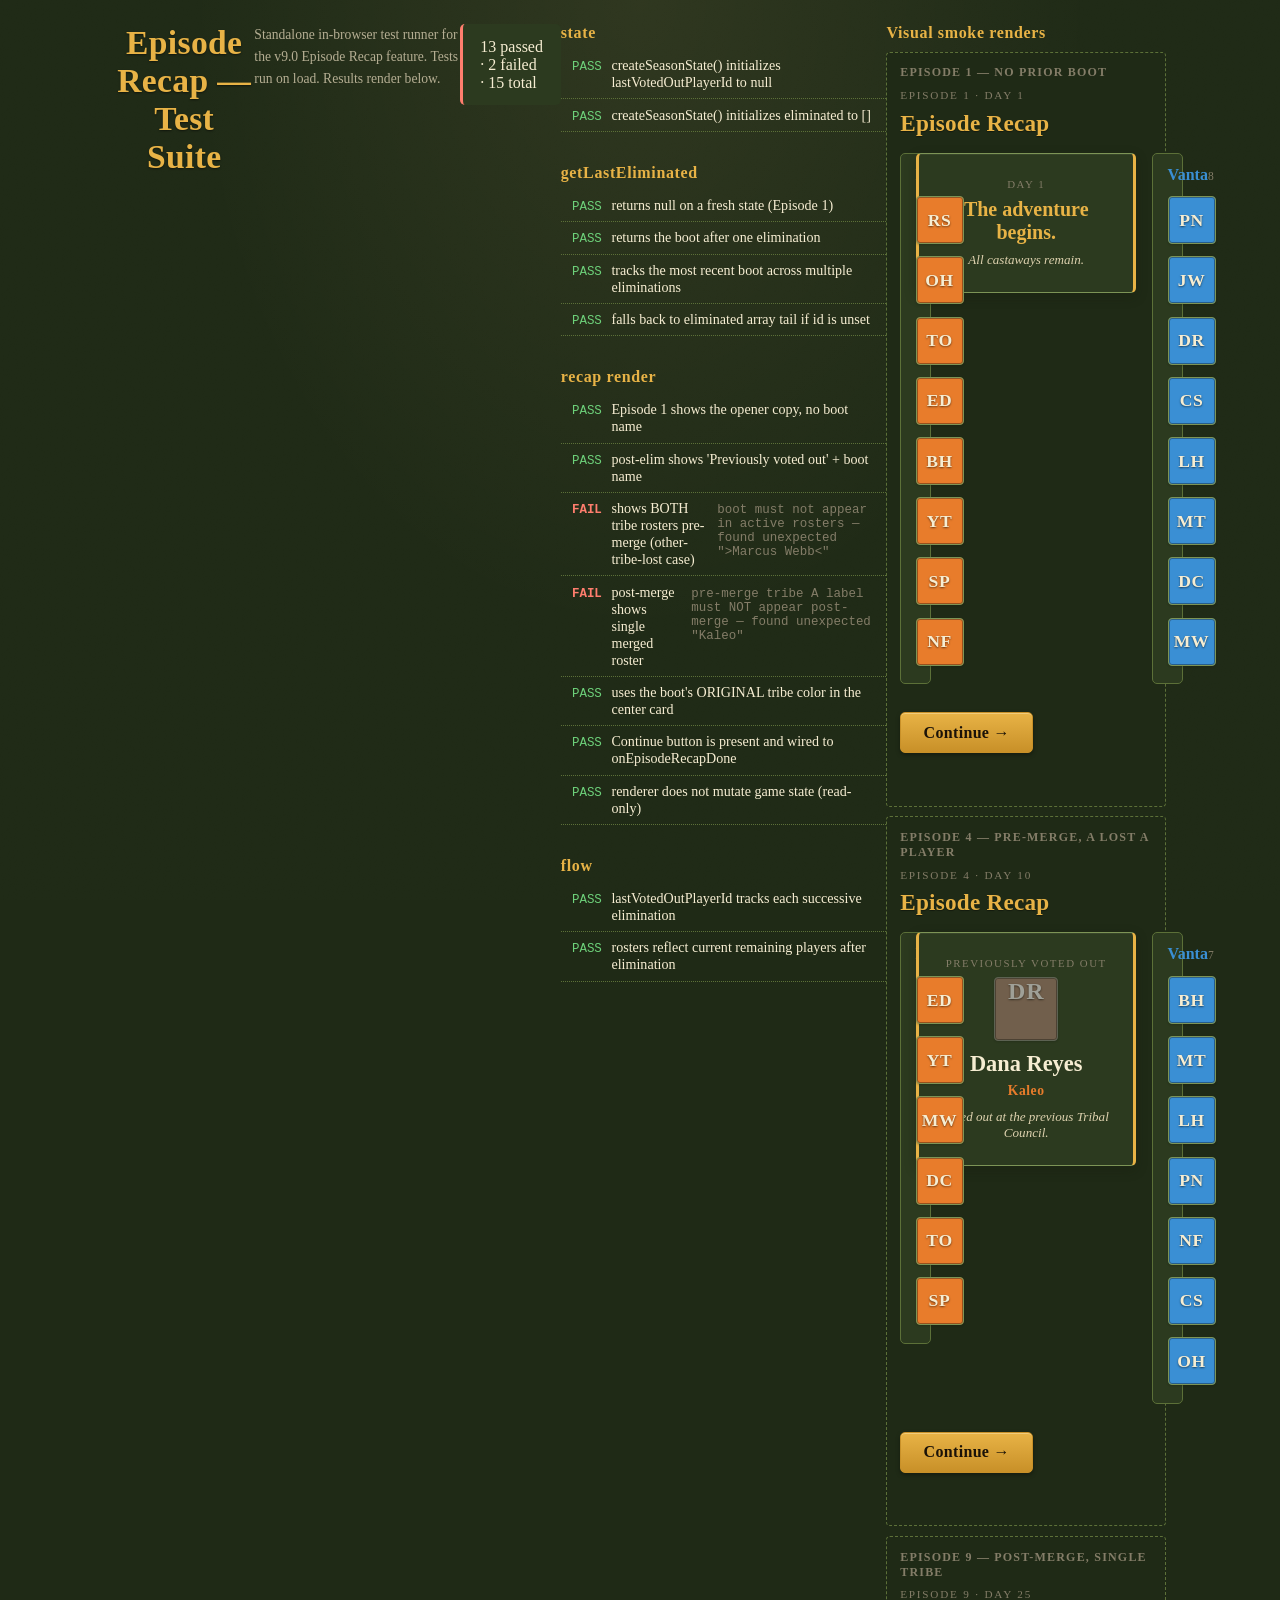
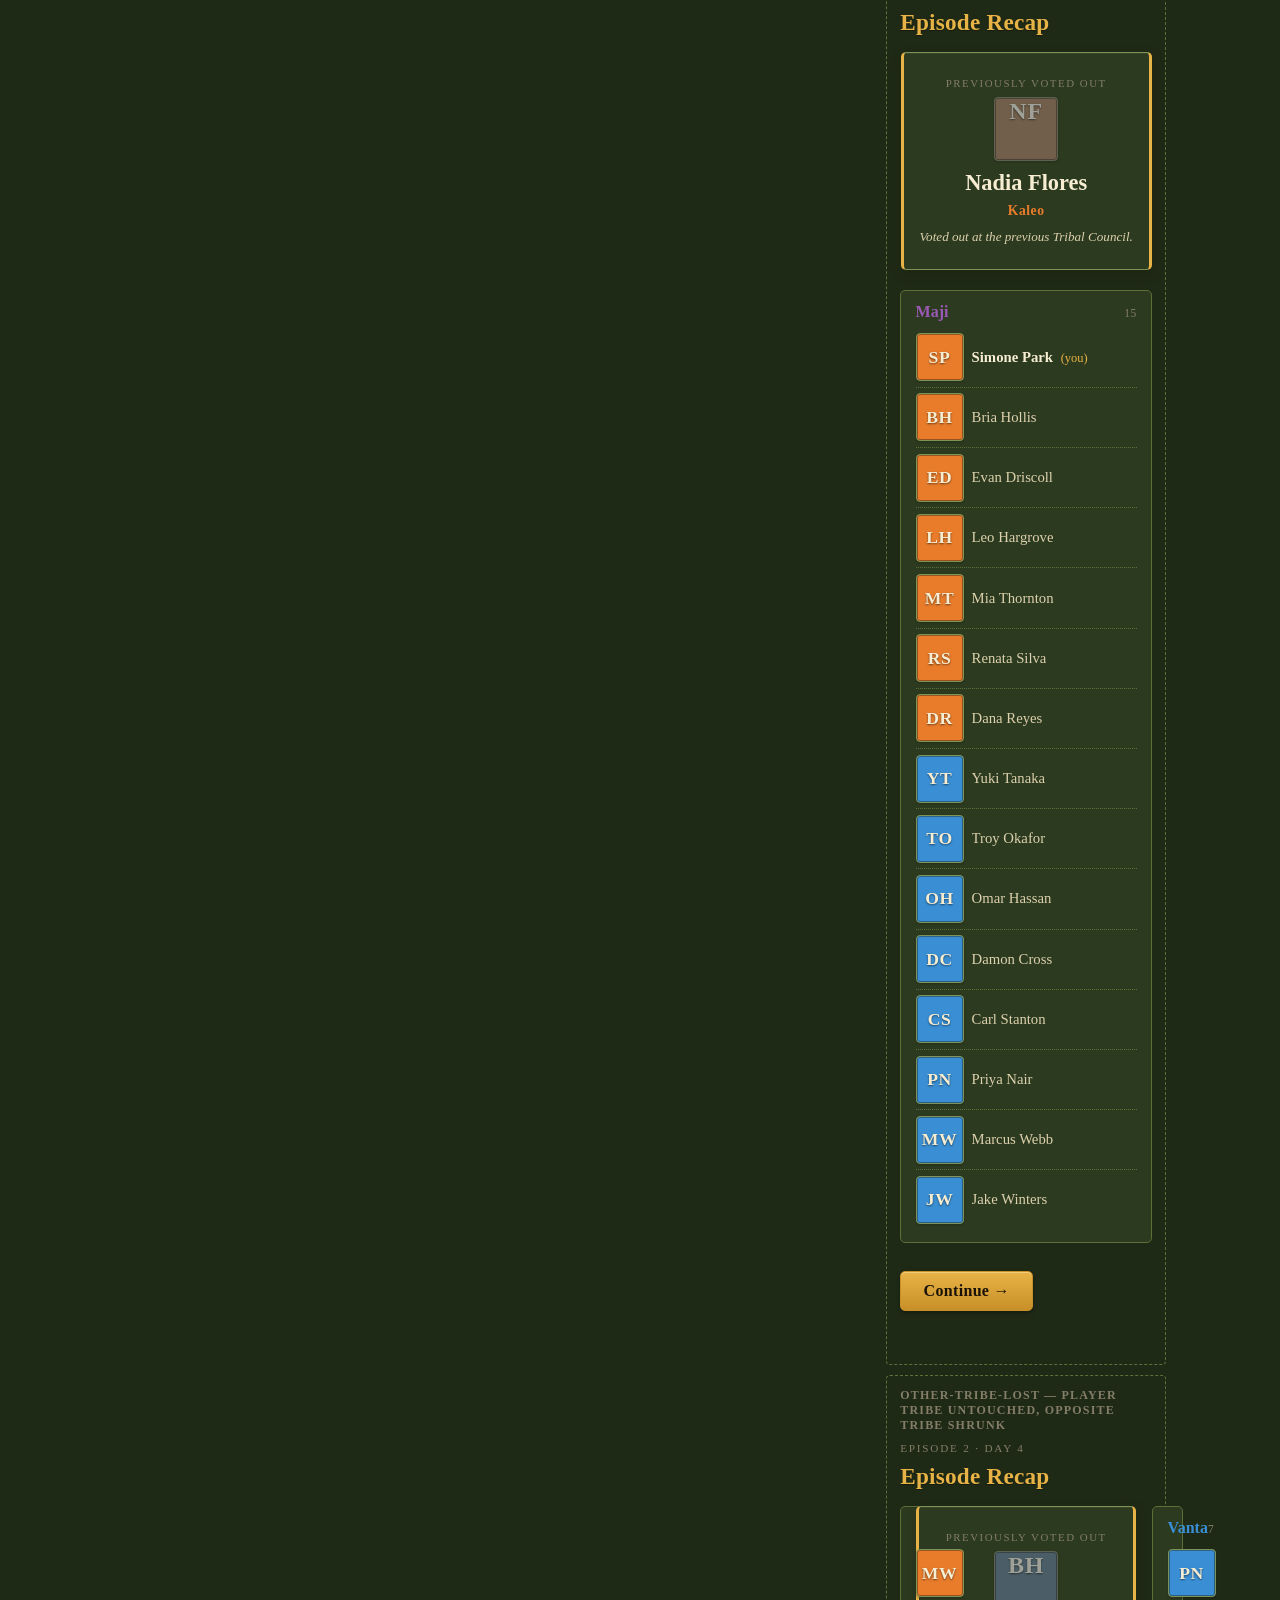
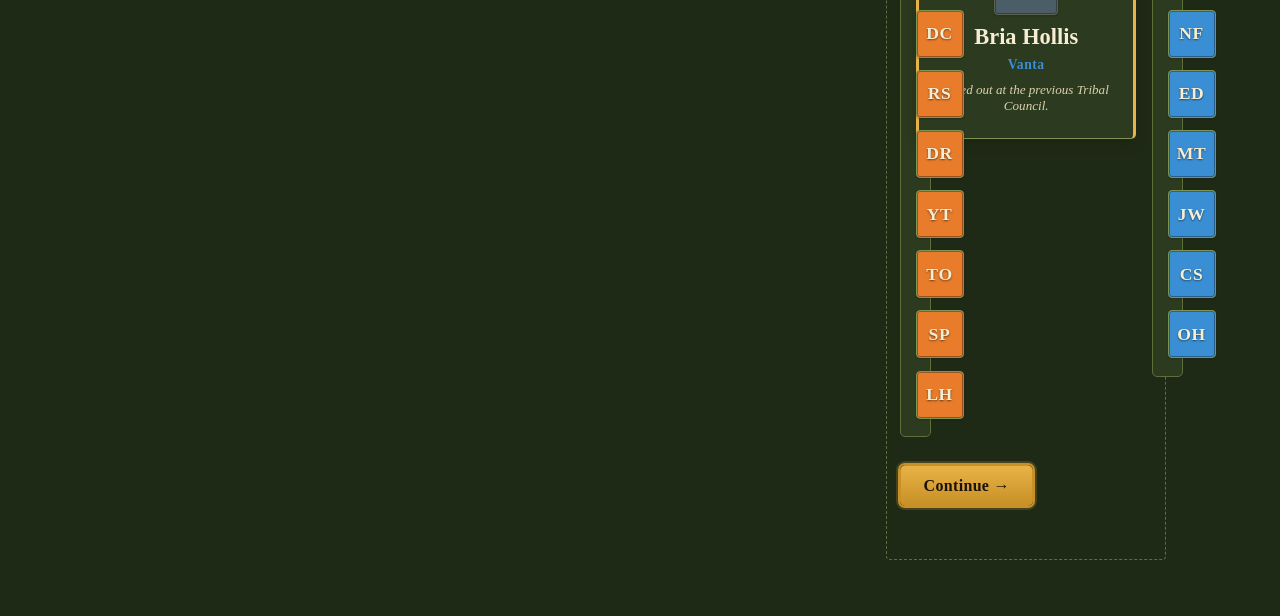
<file: tests-recap.html>
<!DOCTYPE html>
<html lang="en">
<head>
  <meta charset="UTF-8" />
  <meta name="viewport" content="width=device-width, initial-scale=1.0" />
  <title>Episode Recap — Tests</title>
  <link rel="stylesheet" href="src/styles.css" />
  <style>
    /* Test runner UI — minimal, results-focused. */
    body { padding: 1.5rem; max-width: 1100px; margin: 0 auto; }
    .test-suite { margin-bottom: 2rem; }
    .test-suite h3 {
      font-size: 1rem;
      letter-spacing: 0.04em;
      margin-bottom: 0.5rem;
      color: var(--gold);
    }
    .test-row {
      padding: 0.45rem 0.7rem;
      border-bottom: 1px dotted var(--border-dim);
      display: flex;
      gap: 0.6rem;
      align-items: baseline;
      font-size: 0.88rem;
    }
    .test-row[data-status="pass"] .test-tag { color: #6dd17a; }
    .test-row[data-status="fail"] .test-tag { color: #ff7e6e; font-weight: bold; }
    .test-tag {
      font-family: monospace;
      font-size: 0.78rem;
      width: 4ch;
      flex-shrink: 0;
    }
    .test-name { color: var(--text-primary); }
    .test-detail { color: var(--text-faint); font-family: monospace; font-size: 0.78rem; }
    .test-summary {
      padding: 0.85rem 1.1rem;
      border-radius: 5px;
      margin-bottom: 1.5rem;
      background: var(--bg-card);
      border-left: 3px solid var(--gold);
    }
    .test-summary.all-pass { border-left-color: #6dd17a; }
    .test-summary.has-fail { border-left-color: #ff7e6e; }
    .render-frame {
      margin-top: 0.6rem;
      padding: 0.8rem;
      background: var(--bg-base);
      border: 1px dashed var(--border-dim);
      border-radius: 4px;
    }
    .render-frame h4 {
      font-size: 0.75rem;
      text-transform: uppercase;
      letter-spacing: 0.1em;
      color: var(--text-faint);
      margin-bottom: 0.4rem;
    }
  </style>
</head>
<body class="scene-day">

<h1>Episode Recap — Test Suite</h1>
<p class="muted" style="margin-bottom:1.5rem">
  Standalone in-browser test runner for the v9.0 Episode Recap feature.
  Tests run on load. Results render below.
</p>

<div id="test-summary" class="test-summary">Running…</div>
<div id="test-results"></div>

<!-- Visual smoke-renders so we can eyeball the recap in two scenarios. -->
<div class="test-suite">
  <h3>Visual smoke renders</h3>
  <div class="render-frame">
    <h4>Episode 1 — no prior boot</h4>
    <div id="smoke-episode-1"></div>
  </div>
  <div class="render-frame">
    <h4>Episode 4 — pre-merge, A lost a player</h4>
    <div id="smoke-pre-merge"></div>
  </div>
  <div class="render-frame">
    <h4>Episode 9 — post-merge, single tribe</h4>
    <div id="smoke-post-merge"></div>
  </div>
  <div class="render-frame">
    <h4>Other-tribe-lost — player tribe untouched, opposite tribe shrunk</h4>
    <div id="smoke-other-tribe"></div>
  </div>
</div>

<!-- ── Required app scripts (same load order as index.html) ─────────────── -->
<script src="src/util.js"></script>
<script src="src/data/contestants.js"></script>
<script src="src/data/season.js"></script>
<script src="src/data/flavor.js"></script>
<script src="src/data/schema.js"></script>
<script src="src/data/seasonPresets.js"></script>
<script src="src/data/savedSetups.js"></script>
<script src="src/data/setupIo.js"></script>
<script src="src/engine/eventLog.js"></script>
<script src="src/engine/idols.js"></script>
<script src="src/engine/relationships.js"></script>
<script src="src/engine/alliances.js"></script>
<script src="src/engine/campLife.js"></script>
<script src="src/engine/challenge.js"></script>
<script src="src/engine/vote.js"></script>
<script src="src/engine/jury.js"></script>
<script src="src/engine/finalTribal.js"></script>
<script src="src/ui/screenSelect.js"></script>
<script src="src/ui/screenCastEditor.js"></script>
<script src="src/ui/screenRulesEditor.js"></script>
<script src="src/ui/screenSavedSetups.js"></script>
<script src="src/ui/screenTemplates.js"></script>
<script src="src/ui/screenSwap.js"></script>
<script src="src/ui/screenMerge.js"></script>
<script src="src/ui/screenCampLife.js"></script>
<script src="src/ui/components/playerPortrait.js"></script>
<script src="src/ui/components/contestantStats.js"></script>
<script src="src/ui/screenChallenge.js"></script>
<script src="src/ui/screenEpisodeRecap.js"></script>
<script src="src/ui/screenTribal.js"></script>
<script src="src/ui/screenElimination.js"></script>
<script src="src/ui/screenFinalTribal.js"></script>
<script src="src/ui/screenResults.js"></script>
<!-- Note: main.js NOT loaded — it auto-boots a real game on DOMContentLoaded.
     We construct synthetic gameState objects in each test instead. -->

<script>
// ─── Tiny test harness ──────────────────────────────────────────────────────
const TESTS = [];
function test(suite, name, fn) { TESTS.push({ suite, name, fn }); }
function assert(cond, msg) {
  if (!cond) throw new Error(msg || "assertion failed");
}
function assertEqual(actual, expected, msg) {
  if (actual !== expected) {
    throw new Error(`${msg || "assertEqual"} — expected ${JSON.stringify(expected)}, got ${JSON.stringify(actual)}`);
  }
}
function assertContains(haystack, needle, msg) {
  if (!String(haystack).includes(needle)) {
    throw new Error(`${msg || "assertContains"} — expected to find "${needle}" in:\n${haystack}`);
  }
}
function assertNotContains(haystack, needle, msg) {
  if (String(haystack).includes(needle)) {
    throw new Error(`${msg || "assertNotContains"} — found unexpected "${needle}"`);
  }
}

// ─── Re-implement small main.js helpers (we don't load main.js to avoid
//     its DOMContentLoaded boot). These mirror the live functions byte-for-byte. ─
function getLastEliminated_test(state) {
  if (state.lastVotedOutPlayerId) {
    const c = state.eliminated.find(e => e.id === state.lastVotedOutPlayerId);
    if (c) return c;
  }
  return state.eliminated.length > 0
    ? state.eliminated[state.eliminated.length - 1]
    : null;
}
// onEpisodeRecapDone / getPlayerTribeLabel are referenced from screenEpisodeRecap.js.
// We provide minimal stubs so the renderer doesn't throw when binding the
// continue button or computing the player-tribe highlight.
function getPlayerTribeLabel() {
  if (!window.gameState) return null;
  if (window.gameState.merged) return "merged";
  for (const label of ["A", "B"]) {
    if (window.gameState.tribes[label].find(c => c.id === window.gameState.player?.id)) {
      return label;
    }
  }
  return null;
}
function getLastEliminated(state = window.gameState) {
  return getLastEliminated_test(state);
}
let _episodeRecapDoneCalls = 0;
function onEpisodeRecapDone() { _episodeRecapDoneCalls++; }

// ─── Helpers for building synthetic game state ───────────────────────────────
function buildFreshState() {
  const state = createSeasonState();
  // Use a deep clone of the cast so tests don't mutate the global CONTESTANTS.
  const cast = JSON.parse(JSON.stringify(CONTESTANTS));
  assignTribes(cast, state);
  return state;
}

// Simulates an elimination at Tribal Council the same way main.js's
// onTribalDone does, minus the engine side effects we don't need here.
function simulateElimination(state, contestant) {
  state.eliminated.push(contestant);
  // Remove from whichever tribe they're in.
  if (state.merged) {
    state.tribes.merged = state.tribes.merged.filter(c => c.id !== contestant.id);
  } else {
    for (const label of ["A", "B"]) {
      state.tribes[label] = state.tribes[label].filter(c => c.id !== contestant.id);
    }
  }
  state.lastVotedOutPlayerId = contestant.id;
}

// ─── Suite: state factory ────────────────────────────────────────────────────

test("state", "createSeasonState() initializes lastVotedOutPlayerId to null", () => {
  const s = createSeasonState();
  assertEqual(s.lastVotedOutPlayerId, null,
    "lastVotedOutPlayerId should default to null on a fresh state");
});

test("state", "createSeasonState() initializes eliminated to []", () => {
  const s = createSeasonState();
  assert(Array.isArray(s.eliminated), "eliminated must be an array");
  assertEqual(s.eliminated.length, 0, "eliminated must be empty");
});

// ─── Suite: getLastEliminated helper ─────────────────────────────────────────

test("getLastEliminated", "returns null on a fresh state (Episode 1)", () => {
  const s = buildFreshState();
  assertEqual(getLastEliminated_test(s), null);
});

test("getLastEliminated", "returns the boot after one elimination", () => {
  const s = buildFreshState();
  const victim = s.tribes.A[0];
  simulateElimination(s, victim);
  const last = getLastEliminated_test(s);
  assert(last, "should return a contestant");
  assertEqual(last.id, victim.id);
  assertEqual(s.lastVotedOutPlayerId, victim.id);
});

test("getLastEliminated", "tracks the most recent boot across multiple eliminations", () => {
  const s = buildFreshState();
  const v1 = s.tribes.A[0];
  const v2 = s.tribes.B[0];
  const v3 = s.tribes.A[1];
  simulateElimination(s, v1);
  simulateElimination(s, v2);
  simulateElimination(s, v3);
  const last = getLastEliminated_test(s);
  assertEqual(last.id, v3.id, "should return the most recent boot");
  assertEqual(s.eliminated.length, 3);
});

test("getLastEliminated", "falls back to eliminated array tail if id is unset", () => {
  const s = buildFreshState();
  const victim = s.tribes.A[0];
  simulateElimination(s, victim);
  s.lastVotedOutPlayerId = null;   // simulate a save without the explicit field
  const last = getLastEliminated_test(s);
  assertEqual(last.id, victim.id, "fallback should still find the boot");
});

// ─── Suite: Recap renderer ───────────────────────────────────────────────────

function freshContainer() {
  const div = document.createElement("div");
  return div;
}

test("recap render", "Episode 1 shows the opener copy, no boot name", () => {
  const s = buildFreshState();
  s.player = s.tribes.A[0];
  window.gameState = s;
  const container = freshContainer();
  renderEpisodeRecapScreen(container, s);
  const html = container.innerHTML;
  assertContains(html, "The adventure begins", "opener headline must appear");
  assertContains(html, "All castaways remain", "opener subhead must appear");
  assertNotContains(html, "Previously voted out", "no boot section in Ep 1");
});

test("recap render", "post-elim shows 'Previously voted out' + boot name", () => {
  const s = buildFreshState();
  s.player = s.tribes.A[0];
  const victim = s.tribes.B[0];
  simulateElimination(s, victim);
  s.round = 2;
  window.gameState = s;
  const container = freshContainer();
  renderEpisodeRecapScreen(container, s);
  const html = container.innerHTML;
  assertContains(html, "Previously voted out");
  assertContains(html, victim.name, "boot's name must appear in center card");
  assertNotContains(html, "All castaways remain", "opener copy must not appear");
});

test("recap render", "shows BOTH tribe rosters pre-merge (other-tribe-lost case)", () => {
  // Player on A, B lost a player at Tribal Council. Player tribe is intact.
  const s = buildFreshState();
  s.player = s.tribes.A[0];
  const victim = s.tribes.B[0];
  simulateElimination(s, victim);
  s.round = 2;
  window.gameState = s;
  const container = freshContainer();
  renderEpisodeRecapScreen(container, s);
  const html = container.innerHTML;
  // Both tribe headers present.
  assertContains(html, SEASON_CONFIG.tribeNames.A);
  assertContains(html, SEASON_CONFIG.tribeNames.B);
  // Player's name is bolded (rendered with the "(you)" tag).
  assertContains(html, "(you)");
  // The eliminated player should NOT appear in either roster.
  assertNotContains(html, `>${victim.name}<`, "boot must not appear in active rosters");
});

test("recap render", "post-merge shows single merged roster", () => {
  const s = buildFreshState();
  // Merge: collapse both tribes.
  const all = [...s.tribes.A, ...s.tribes.B];
  for (const c of all) c.tribe = "merged";
  s.tribes.merged = all;
  s.tribes.A = [];
  s.tribes.B = [];
  s.merged = true;
  s.player = all[0];
  // Boot one player post-merge.
  simulateElimination(s, all[1]);
  s.round = 6;
  window.gameState = s;
  const container = freshContainer();
  renderEpisodeRecapScreen(container, s);
  const html = container.innerHTML;
  assertContains(html, SEASON_CONFIG.mergeTribeName, "merged tribe name must appear");
  assertContains(html, "Previously voted out");
  assertContains(html, all[1].name);
  assertNotContains(html, SEASON_CONFIG.tribeNames.A,
    "pre-merge tribe A label must NOT appear post-merge");
  assertNotContains(html, "recap-roster-cell-a",
    "3-column class should not be in DOM post-merge");
});

test("recap render", "uses the boot's ORIGINAL tribe color in the center card", () => {
  // A player swapped to B and was voted out. Card must show their original
  // tribe (A) name/color, not their tribe-at-elimination (B).
  const s = buildFreshState();
  s.player = s.tribes.A[0];
  const victim = s.tribes.A[1];
  // Simulate swap: move victim to B.
  victim.tribe = "B";
  s.tribes.A = s.tribes.A.filter(c => c.id !== victim.id);
  s.tribes.B.push(victim);
  // Now eliminate from B.
  simulateElimination(s, victim);
  s.round = 3;
  window.gameState = s;
  const container = freshContainer();
  renderEpisodeRecapScreen(container, s);
  const html = container.innerHTML;
  // Victim's originalTribe is "A" (set by assignTribes); recap should show A's color.
  assertContains(html, SEASON_CONFIG.tribeColors.A,
    "center card should use ORIGINAL tribe color");
});

test("recap render", "Continue button is present and wired to onEpisodeRecapDone", () => {
  const s = buildFreshState();
  s.player = s.tribes.A[0];
  window.gameState = s;
  const container = document.createElement("div");
  document.body.appendChild(container);   // focus() requires being in the DOM
  _episodeRecapDoneCalls = 0;
  renderEpisodeRecapScreen(container, s);
  const btn = container.querySelector("#episode-recap-continue-btn");
  assert(btn, "continue button must exist");
  btn.click();
  assertEqual(_episodeRecapDoneCalls, 1, "continue must dispatch onEpisodeRecapDone exactly once");
  document.body.removeChild(container);
});

test("recap render", "renderer does not mutate game state (read-only)", () => {
  const s = buildFreshState();
  s.player = s.tribes.A[0];
  const before = JSON.stringify({
    round: s.round,
    eliminated: s.eliminated.map(e => e.id),
    lastVotedOutPlayerId: s.lastVotedOutPlayerId,
    tribesA: s.tribes.A.map(c => c.id),
    tribesB: s.tribes.B.map(c => c.id),
  });
  window.gameState = s;
  renderEpisodeRecapScreen(freshContainer(), s);
  const after = JSON.stringify({
    round: s.round,
    eliminated: s.eliminated.map(e => e.id),
    lastVotedOutPlayerId: s.lastVotedOutPlayerId,
    tribesA: s.tribes.A.map(c => c.id),
    tribesB: s.tribes.B.map(c => c.id),
  });
  assertEqual(after, before, "render must not mutate state");
});

// ─── Suite: state set-after-elimination ──────────────────────────────────────

test("flow", "lastVotedOutPlayerId tracks each successive elimination", () => {
  const s = buildFreshState();
  const victims = [s.tribes.A[0], s.tribes.B[0], s.tribes.A[1]];
  for (const v of victims) {
    simulateElimination(s, v);
    assertEqual(s.lastVotedOutPlayerId, v.id,
      `lastVotedOutPlayerId should equal the most recent boot (${v.name})`);
  }
});

test("flow", "rosters reflect current remaining players after elimination", () => {
  const s = buildFreshState();
  const victim = s.tribes.A[0];
  const aLenBefore = s.tribes.A.length;
  const bLenBefore = s.tribes.B.length;
  simulateElimination(s, victim);
  assertEqual(s.tribes.A.length, aLenBefore - 1);
  assertEqual(s.tribes.B.length, bLenBefore);
  assert(!s.tribes.A.some(c => c.id === victim.id), "victim must be removed from A");
});

// ─── Run ─────────────────────────────────────────────────────────────────────

window.addEventListener("DOMContentLoaded", () => {
  const resultsEl = document.getElementById("test-results");
  const summaryEl = document.getElementById("test-summary");

  // Group tests by suite.
  const bySuite = {};
  for (const t of TESTS) (bySuite[t.suite] ||= []).push(t);

  let passed = 0, failed = 0;

  for (const suiteName of Object.keys(bySuite)) {
    const suiteEl = document.createElement("div");
    suiteEl.className = "test-suite";
    suiteEl.innerHTML = `<h3>${suiteName}</h3>`;
    for (const t of bySuite[suiteName]) {
      const row = document.createElement("div");
      row.className = "test-row";
      try {
        t.fn();
        row.dataset.status = "pass";
        row.innerHTML = `<span class="test-tag">PASS</span>
                         <span class="test-name">${t.name}</span>`;
        passed++;
      } catch (e) {
        row.dataset.status = "fail";
        row.innerHTML = `<span class="test-tag">FAIL</span>
                         <span class="test-name">${t.name}</span>
                         <span class="test-detail">${(e && e.message) || e}</span>`;
        failed++;
        console.error("[test failed]", t.suite, t.name, e);
      }
      suiteEl.appendChild(row);
    }
    resultsEl.appendChild(suiteEl);
  }

  summaryEl.textContent = `${passed} passed · ${failed} failed · ${TESTS.length} total`;
  summaryEl.classList.add(failed === 0 ? "all-pass" : "has-fail");

  // ─── Visual smoke renders ──────────────────────────────────────────────────
  // Episode 1
  {
    const s = buildFreshState();
    s.player = s.tribes.A[0];
    window.gameState = s;
    renderEpisodeRecapScreen(document.getElementById("smoke-episode-1"), s);
  }
  // Pre-merge with one boot
  {
    const s = buildFreshState();
    s.player = s.tribes.A[0];
    simulateElimination(s, s.tribes.A[2]);
    simulateElimination(s, s.tribes.B[1]);
    simulateElimination(s, s.tribes.A[3]);
    s.round = 4;
    window.gameState = s;
    renderEpisodeRecapScreen(document.getElementById("smoke-pre-merge"), s);
  }
  // Post-merge
  {
    const s = buildFreshState();
    const all = [...s.tribes.A, ...s.tribes.B];
    for (const c of all) c.tribe = "merged";
    s.tribes.merged = all;
    s.tribes.A = []; s.tribes.B = [];
    s.merged = true;
    s.player = all[0];
    simulateElimination(s, all[5]);
    s.round = 9;
    window.gameState = s;
    renderEpisodeRecapScreen(document.getElementById("smoke-post-merge"), s);
  }
  // Other-tribe-lost
  {
    const s = buildFreshState();
    s.player = s.tribes.A[0];   // I'm on A
    simulateElimination(s, s.tribes.B[0]);   // B lost a member
    s.round = 2;
    window.gameState = s;
    renderEpisodeRecapScreen(document.getElementById("smoke-other-tribe"), s);
  }
});
</script>

</body>
</html>
</file>
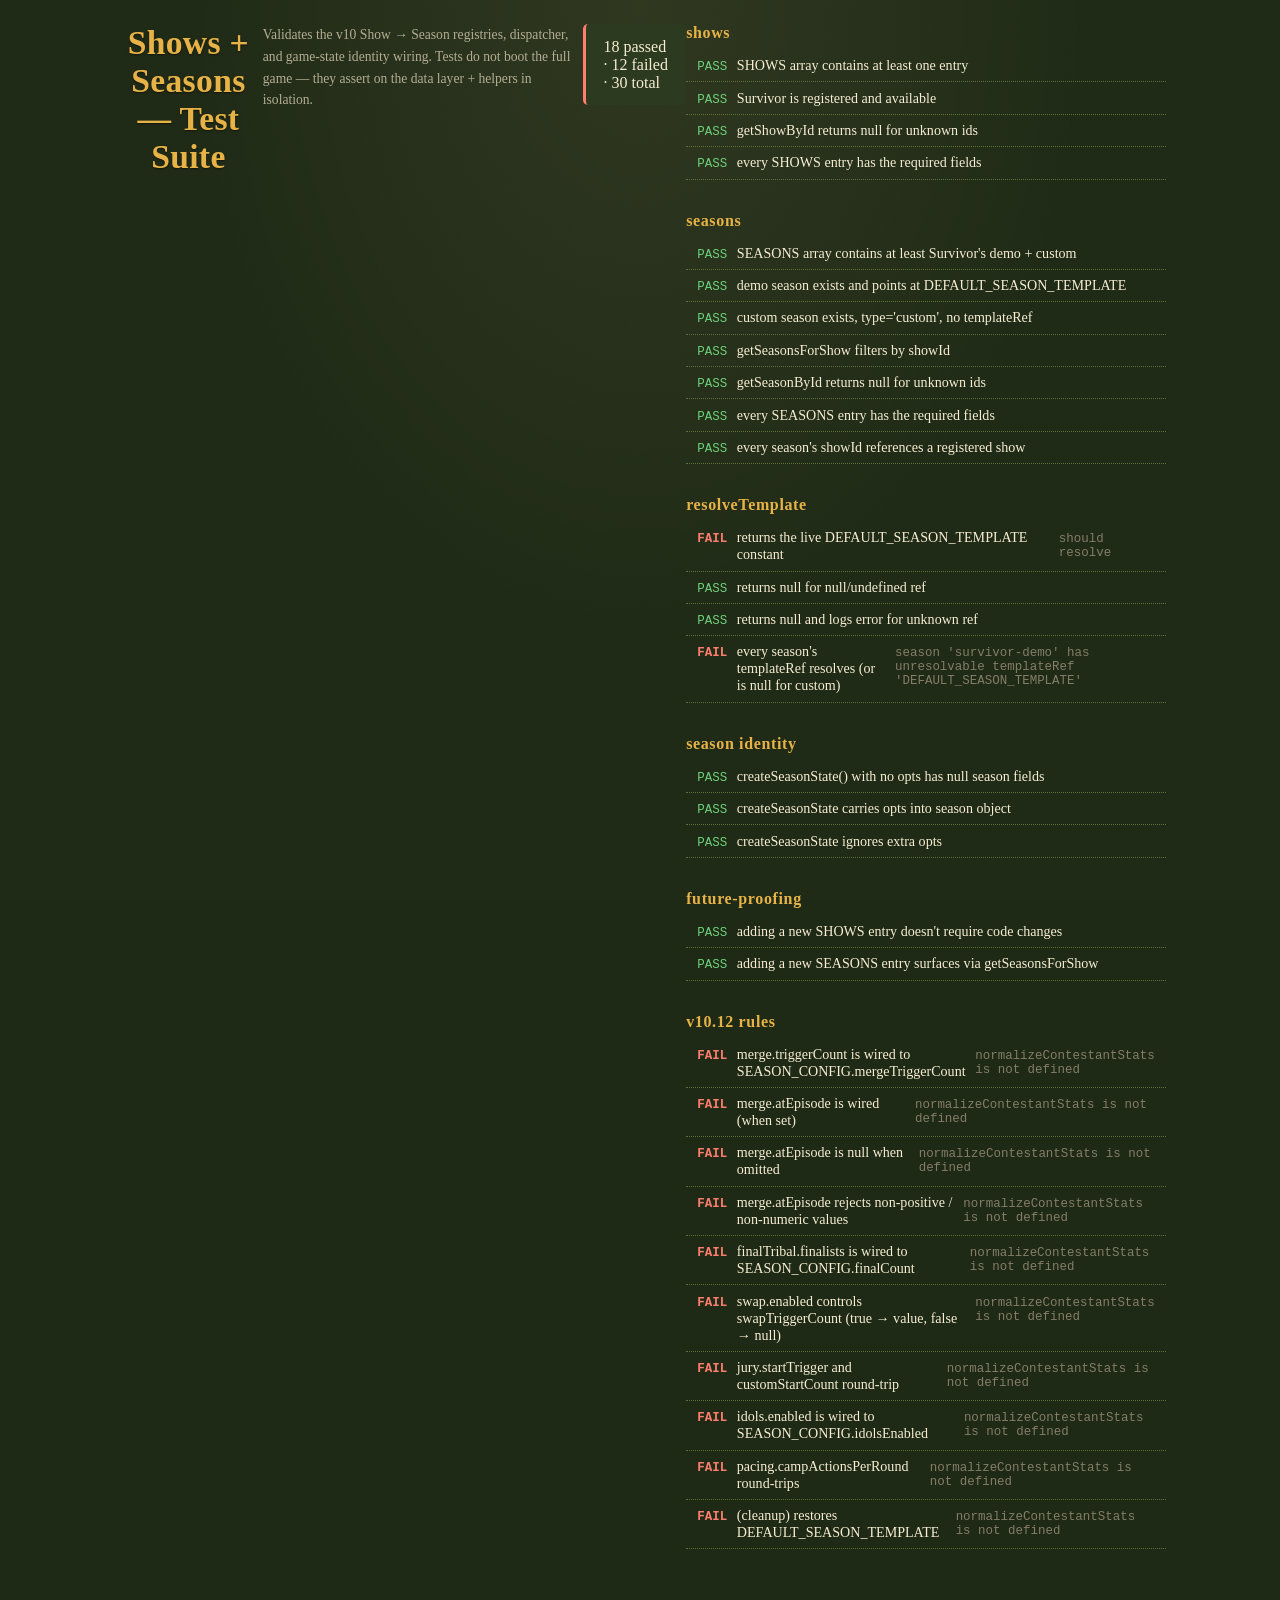
<file: tests-shows.html>
<!DOCTYPE html>
<html lang="en">
<head>
  <meta charset="UTF-8" />
  <meta name="viewport" content="width=device-width, initial-scale=1.0" />
  <title>Shows + Seasons — Tests</title>
  <link rel="stylesheet" href="src/styles.css" />
  <style>
    body { padding: 1.5rem; max-width: 1100px; margin: 0 auto; }
    .test-suite { margin-bottom: 2rem; }
    .test-suite h3 {
      font-size: 1rem;
      letter-spacing: 0.04em;
      margin-bottom: 0.5rem;
      color: var(--gold);
    }
    .test-row {
      padding: 0.45rem 0.7rem;
      border-bottom: 1px dotted var(--border-dim);
      display: flex;
      gap: 0.6rem;
      align-items: baseline;
      font-size: 0.88rem;
    }
    .test-row[data-status="pass"] .test-tag { color: #6dd17a; }
    .test-row[data-status="fail"] .test-tag { color: #ff7e6e; font-weight: bold; }
    .test-tag { font-family: monospace; font-size: 0.78rem; width: 4ch; flex-shrink: 0; }
    .test-name { color: var(--text-primary); }
    .test-detail { color: var(--text-faint); font-family: monospace; font-size: 0.78rem; }
    .test-summary {
      padding: 0.85rem 1.1rem;
      border-radius: 5px;
      margin-bottom: 1.5rem;
      background: var(--bg-card);
      border-left: 3px solid var(--gold);
    }
    .test-summary.all-pass { border-left-color: #6dd17a; }
    .test-summary.has-fail { border-left-color: #ff7e6e; }
  </style>
</head>
<body class="scene-day">

<h1>Shows + Seasons — Test Suite</h1>
<p class="muted" style="margin-bottom:1.5rem">
  Validates the v10 Show → Season registries, dispatcher, and game-state
  identity wiring. Tests do not boot the full game — they assert on the
  data layer + helpers in isolation.
</p>

<div id="test-summary" class="test-summary">Running…</div>
<div id="test-results"></div>

<!-- App scripts (no main.js — we don't want auto-boot to fire). -->
<script src="src/util.js"></script>
<script src="src/data/contestants.js"></script>
<script src="src/data/season.js"></script>
<script src="src/data/flavor.js"></script>
<script src="src/data/schema.js"></script>
<script src="src/data/seasonPresets.js"></script>
<script src="src/data/savedSetups.js"></script>
<script src="src/data/setupIo.js"></script>
<script src="src/data/shows.js"></script>
<script src="src/data/seasons.js"></script>

<script>
const TESTS = [];
function test(suite, name, fn) { TESTS.push({ suite, name, fn }); }
class AssertionError extends Error {}
function assert(cond, msg) { if (!cond) throw new AssertionError(msg || "assertion failed"); }
function assertEqual(actual, expected, msg) {
  if (actual !== expected) {
    throw new AssertionError(`${msg || "assertEqual"} — expected ${JSON.stringify(expected)}, got ${JSON.stringify(actual)}`);
  }
}

// ─── Suite: shows registry ──────────────────────────────────────────────────

test("shows", "SHOWS array contains at least one entry", () => {
  assert(Array.isArray(SHOWS) && SHOWS.length > 0, "SHOWS must be a non-empty array");
});

test("shows", "Survivor is registered and available", () => {
  const survivor = getShowById("survivor");
  assert(survivor, "Survivor show should exist");
  assert(survivor.available !== false, "Survivor should be available");
  assert(typeof survivor.name === "string" && survivor.name.length > 0, "name required");
});

test("shows", "getShowById returns null for unknown ids", () => {
  assertEqual(getShowById("does-not-exist"), null);
});

test("shows", "every SHOWS entry has the required fields", () => {
  for (const s of SHOWS) {
    assert(typeof s.id === "string"   && s.id.length > 0,   `${s.name}: id required`);
    assert(typeof s.name === "string" && s.name.length > 0, `${s.id}: name required`);
    assert(typeof s.available === "boolean",                `${s.id}: available must be boolean`);
  }
});

// ─── Suite: seasons registry ────────────────────────────────────────────────

test("seasons", "SEASONS array contains at least Survivor's demo + custom", () => {
  const survivorSeasons = getSeasonsForShow("survivor");
  assert(survivorSeasons.length >= 2, `expected ≥2 Survivor seasons, got ${survivorSeasons.length}`);
});

test("seasons", "demo season exists and points at DEFAULT_SEASON_TEMPLATE", () => {
  const demo = getSeasonById("survivor-demo");
  assert(demo, "demo season should exist");
  assertEqual(demo.type, "demo");
  assertEqual(demo.templateRef, "DEFAULT_SEASON_TEMPLATE");
  assertEqual(demo.showId, "survivor");
});

test("seasons", "custom season exists, type='custom', no templateRef", () => {
  const custom = getSeasonById("survivor-custom");
  assert(custom, "custom season should exist");
  assertEqual(custom.type, "custom");
  assertEqual(custom.templateRef, null);
});

test("seasons", "getSeasonsForShow filters by showId", () => {
  const all      = getSeasonsForShow("survivor");
  const nothing  = getSeasonsForShow("nonexistent-show");
  assert(all.length > 0, "should find Survivor seasons");
  assert(nothing.length === 0, "should return [] for unknown show");
  for (const s of all) assertEqual(s.showId, "survivor");
});

test("seasons", "getSeasonById returns null for unknown ids", () => {
  assertEqual(getSeasonById("nonsense"), null);
});

test("seasons", "every SEASONS entry has the required fields", () => {
  for (const s of SEASONS) {
    assert(typeof s.id === "string"     && s.id.length > 0,     `${s.name}: id required`);
    assert(typeof s.showId === "string" && s.showId.length > 0, `${s.id}: showId required`);
    assert(typeof s.name === "string"   && s.name.length > 0,   `${s.id}: name required`);
    assert(["demo", "prebuilt", "custom"].includes(s.type),     `${s.id}: type invalid`);
    if (s.type !== "custom") {
      assert(typeof s.templateRef === "string", `${s.id}: non-custom seasons need templateRef`);
    }
  }
});

test("seasons", "every season's showId references a registered show", () => {
  for (const s of SEASONS) {
    const show = getShowById(s.showId);
    assert(show, `season '${s.id}' references unregistered show '${s.showId}'`);
  }
});

// ─── Suite: resolveTemplate ─────────────────────────────────────────────────

test("resolveTemplate", "returns the live DEFAULT_SEASON_TEMPLATE constant", () => {
  const t = resolveTemplate("DEFAULT_SEASON_TEMPLATE");
  assert(t, "should resolve");
  assertEqual(t, DEFAULT_SEASON_TEMPLATE, "should be the same object reference");
});

test("resolveTemplate", "returns null for null/undefined ref", () => {
  assertEqual(resolveTemplate(null), null);
  assertEqual(resolveTemplate(undefined), null);
});

test("resolveTemplate", "returns null and logs error for unknown ref", () => {
  // Suppress console.error during the test so it doesn't pollute output.
  const orig = console.error;
  let errMsg = "";
  console.error = (msg) => { errMsg = msg; };
  try {
    const t = resolveTemplate("DEFINITELY_NOT_A_REAL_TEMPLATE");
    assertEqual(t, null);
    assert(/DEFINITELY_NOT_A_REAL_TEMPLATE/.test(errMsg), "should log error mentioning the missing ref");
  } finally {
    console.error = orig;
  }
});

test("resolveTemplate", "every season's templateRef resolves (or is null for custom)", () => {
  for (const s of SEASONS) {
    if (s.type === "custom") continue;
    const t = resolveTemplate(s.templateRef);
    assert(t, `season '${s.id}' has unresolvable templateRef '${s.templateRef}'`);
  }
});

// ─── Suite: createSeasonState season identity (v10.2) ───────────────────────

test("season identity", "createSeasonState() with no opts has null season fields", () => {
  const s = createSeasonState();
  assert(s.season, "season object should exist");
  assertEqual(s.season.showId, null);
  assertEqual(s.season.seasonId, null);
  assertEqual(s.season.type, null);
});

test("season identity", "createSeasonState carries opts into season object", () => {
  const s = createSeasonState({ showId: "survivor", seasonId: "survivor-demo", type: "demo" });
  assertEqual(s.season.showId, "survivor");
  assertEqual(s.season.seasonId, "survivor-demo");
  assertEqual(s.season.type, "demo");
});

test("season identity", "createSeasonState ignores extra opts", () => {
  const s = createSeasonState({ seasonId: "survivor-custom", type: "custom", randomExtra: "ignored" });
  assertEqual(s.season.seasonId, "survivor-custom");
  assertEqual(s.season.type, "custom");
  assert(!("randomExtra" in s), "extra opts must not leak onto state");
});

// ─── Suite: forward compatibility (architecture verify) ─────────────────────

test("future-proofing", "adding a new SHOWS entry doesn't require code changes", () => {
  const sentinel = {
    id: "test-show", name: "Test", tagline: "...", description: "...",
    accentColor: "#abcdef", available: false,
  };
  SHOWS.push(sentinel);
  try {
    const found = getShowById("test-show");
    assertEqual(found, sentinel);
    assertEqual(found.available, false);
  } finally {
    SHOWS.pop();
  }
});

test("future-proofing", "adding a new SEASONS entry surfaces via getSeasonsForShow", () => {
  const sentinel = {
    id: "test-season", showId: "survivor", name: "Test Season",
    description: "A test.", type: "prebuilt", templateRef: "DEFAULT_SEASON_TEMPLATE",
    available: true,
  };
  SEASONS.push(sentinel);
  try {
    const survivorSeasons = getSeasonsForShow("survivor");
    assert(survivorSeasons.find(s => s.id === "test-season"), "new season should appear");
  } finally {
    SEASONS.pop();
  }
});

// ─── Suite: v10.12 — fixed season rules plumbing ───────────────────────────
//
// Verifies that template-level structural rules end up in SEASON_CONFIG
// where the engine actually reads them. Each test applies a synthetic
// template and asserts the right SEASON_CONFIG fields got set.

function applyAndCapture(template) {
  applyTemplate(template);
  return {
    name:                SEASON_CONFIG.name,
    tribesCount:         SEASON_CONFIG.tribesCount,
    tribeSize:           SEASON_CONFIG.tribeSize,
    swapTriggerCount:    SEASON_CONFIG.swapTriggerCount,
    mergeTriggerCount:   SEASON_CONFIG.mergeTriggerCount,
    mergeTribeName:      SEASON_CONFIG.mergeTribeName,
    mergeTribeColor:     SEASON_CONFIG.mergeTribeColor,
    mergeAtEpisode:      SEASON_CONFIG.mergeAtEpisode,
    finalCount:          SEASON_CONFIG.finalCount,
    juryStartTrigger:    SEASON_CONFIG.juryStartTrigger,
    juryStartCount:      SEASON_CONFIG.juryStartCount,
    idolsEnabled:        SEASON_CONFIG.idolsEnabled,
    campActionsPerRound: SEASON_CONFIG.campActionsPerRound,
  };
}

// Build a template with overridable fields so each test can target one rule.
function makeTestTemplate(overrides = {}) {
  return {
    schemaVersion: SCHEMA_VERSION,
    meta: {
      id: "test", name: overrides.name ?? "Test Season", description: "..", isPrebuilt: true,
    },
    tribes: { initial: [
      { label: "A", name: "TA", color: "#aaa", size: 8 },
      { label: "B", name: "TB", color: "#bbb", size: 8 },
    ] },
    swap:  overrides.swap  ?? { enabled: false, triggerCount: null },
    merge: overrides.merge ?? { triggerCount: 10, tribeName: "M", tribeColor: "#9b59b6" },
    jury:  overrides.jury  ?? { startTrigger: "atMerge", customStartCount: null },
    finalTribal: overrides.finalTribal ?? { finalists: 3 },
    idols:  overrides.idols  ?? { enabled: true },
    pacing: overrides.pacing ?? { campActionsPerRound: 3 },
    cast: Array.from({ length: 16 }, (_, i) => ({
      id: `t${i}`, name: `T${i}`,
      physicalChallengeSkill: 5, mentalChallengeSkill: 5, enduranceChallengeSkill: 5,
      social: 5, strategy: 5, suspicion: 0,
      tribe: i < 8 ? "A" : "B",
    })),
  };
}

test("v10.12 rules", "merge.triggerCount is wired to SEASON_CONFIG.mergeTriggerCount", () => {
  const cfg = applyAndCapture(makeTestTemplate({
    merge: { triggerCount: 12, tribeName: "Custom", tribeColor: "#abc123" },
  }));
  assertEqual(cfg.mergeTriggerCount, 12);
  assertEqual(cfg.mergeTribeName,  "Custom");
  assertEqual(cfg.mergeTribeColor, "#abc123");
});

test("v10.12 rules", "merge.atEpisode is wired (when set)", () => {
  const cfg = applyAndCapture(makeTestTemplate({
    merge: { triggerCount: 10, tribeName: "M", tribeColor: "#9b59b6", atEpisode: 7 },
  }));
  assertEqual(cfg.mergeAtEpisode, 7);
});

test("v10.12 rules", "merge.atEpisode is null when omitted", () => {
  const cfg = applyAndCapture(makeTestTemplate());
  assertEqual(cfg.mergeAtEpisode, null);
});

test("v10.12 rules", "merge.atEpisode rejects non-positive / non-numeric values", () => {
  // 0, -1, "5", null all become null in SEASON_CONFIG.
  for (const bad of [0, -1, "5", null, undefined, NaN]) {
    const cfg = applyAndCapture(makeTestTemplate({
      merge: { triggerCount: 10, tribeName: "M", tribeColor: "#9b59b6", atEpisode: bad },
    }));
    assertEqual(cfg.mergeAtEpisode, null, `value ${JSON.stringify(bad)} should resolve to null`);
  }
});

test("v10.12 rules", "finalTribal.finalists is wired to SEASON_CONFIG.finalCount", () => {
  const cfg2 = applyAndCapture(makeTestTemplate({ finalTribal: { finalists: 2 } }));
  assertEqual(cfg2.finalCount, 2);
  const cfg3 = applyAndCapture(makeTestTemplate({ finalTribal: { finalists: 3 } }));
  assertEqual(cfg3.finalCount, 3);
});

test("v10.12 rules", "swap.enabled controls swapTriggerCount (true → value, false → null)", () => {
  const enabled  = applyAndCapture(makeTestTemplate({ swap: { enabled: true,  triggerCount: 12 } }));
  assertEqual(enabled.swapTriggerCount, 12);
  const disabled = applyAndCapture(makeTestTemplate({ swap: { enabled: false, triggerCount: 12 } }));
  assertEqual(disabled.swapTriggerCount, null);
});

test("v10.12 rules", "jury.startTrigger and customStartCount round-trip", () => {
  const atMerge = applyAndCapture(makeTestTemplate({
    jury: { startTrigger: "atMerge", customStartCount: null },
  }));
  assertEqual(atMerge.juryStartTrigger, "atMerge");
  assertEqual(atMerge.juryStartCount,   null);

  const custom = applyAndCapture(makeTestTemplate({
    jury: { startTrigger: "custom", customStartCount: 9 },
  }));
  assertEqual(custom.juryStartTrigger, "custom");
  assertEqual(custom.juryStartCount,   9);
});

test("v10.12 rules", "idols.enabled is wired to SEASON_CONFIG.idolsEnabled", () => {
  const on  = applyAndCapture(makeTestTemplate({ idols: { enabled: true  } }));
  const off = applyAndCapture(makeTestTemplate({ idols: { enabled: false } }));
  assertEqual(on.idolsEnabled,  true);
  assertEqual(off.idolsEnabled, false);
});

test("v10.12 rules", "pacing.campActionsPerRound round-trips", () => {
  const cfg = applyAndCapture(makeTestTemplate({ pacing: { campActionsPerRound: 5 } }));
  assertEqual(cfg.campActionsPerRound, 5);
});

// Restore the default template so subsequent test files / smoke tests
// don't see this synthetic configuration.
test("v10.12 rules", "(cleanup) restores DEFAULT_SEASON_TEMPLATE", () => {
  applyTemplate(DEFAULT_SEASON_TEMPLATE);
  assertEqual(SEASON_CONFIG.name, DEFAULT_SEASON_TEMPLATE.meta.name);
});

// ─── Run ────────────────────────────────────────────────────────────────────

window.addEventListener("DOMContentLoaded", () => {
  const resultsEl = document.getElementById("test-results");
  const summaryEl = document.getElementById("test-summary");
  const bySuite = {};
  for (const t of TESTS) (bySuite[t.suite] ||= []).push(t);
  let passed = 0, failed = 0;
  for (const suiteName of Object.keys(bySuite)) {
    const suiteEl = document.createElement("div");
    suiteEl.className = "test-suite";
    suiteEl.innerHTML = `<h3>${suiteName}</h3>`;
    for (const t of bySuite[suiteName]) {
      const row = document.createElement("div");
      row.className = "test-row";
      try {
        t.fn();
        row.dataset.status = "pass";
        row.innerHTML = `<span class="test-tag">PASS</span><span class="test-name">${t.name}</span>`;
        passed++;
      } catch (e) {
        row.dataset.status = "fail";
        row.innerHTML = `<span class="test-tag">FAIL</span>
                         <span class="test-name">${t.name}</span>
                         <span class="test-detail">${(e && e.message) || e}</span>`;
        failed++;
        console.error("[test failed]", t.suite, t.name, e);
      }
      suiteEl.appendChild(row);
    }
    resultsEl.appendChild(suiteEl);
  }
  summaryEl.textContent = `${passed} passed · ${failed} failed · ${TESTS.length} total`;
  summaryEl.classList.add(failed === 0 ? "all-pass" : "has-fail");
});
</script>

</body>
</html>
</file>
<file: src/styles.css>
/* ── Reset ── */
*, *::before, *::after {
  box-sizing: border-box;
  margin: 0;
  padding: 0;
}

/* ──────────────────────────────────────────────────────────────────────── */
/* v8.1 — Visual design system foundation                                 */
/*                                                                         */
/* Two scene palettes:                                                    */
/*   • DAY (default :root) — Camp Life: weathered driftwood, warm sand,   */
/*     palm shadow, sun-glazed wood, woven cord. Warm-dusk dark mode      */
/*     with cream text on amber-tinted dark surfaces. Feels like sitting */
/*     under a shade structure on the beach late in the afternoon.        */
/*                                                                        */
/*   • NIGHT (body.scene-night) — Tribal Council: firelit charcoal,       */
/*     ember red-orange, smoke, deep jungle. Used for Tribal Council and  */
/*     Final Tribal screens. Pushes toward black with torch-amber glow.   */
/*                                                                        */
/* All existing screens read these tokens by name (--bg-card, --gold,     */
/* etc.) so the palette swap propagates without per-screen CSS surgery.   */
/* Hardcoded hex values remaining in older CSS will still render but      */
/* won't shift between scenes — that's OK as a first pass; v8.x can       */
/* migrate them as needed.                                                */
/* ──────────────────────────────────────────────────────────────────────── */

/* ──────────────────────────────────────────────────────────────────────── */
/* v8.9 — TRUE warm-jungle correction                                      */
/*                                                                         */
/* The v8.8 jungle palette had hex values where Blue ≥ Red                */
/* (e.g. #2a4030 = R42/G64/B48), which made the foundation read as a      */
/* cool sea-green / blue-green rather than a warm forest green. This     */
/* pass rebuilds the palette with G dominant and B much lower than R    */
/* for every surface — pure foliage, moss, olive, canopy, bark.        */
/*                                                                      */
/* Correctness rule applied to every surface token:                    */
/*   GREEN dominant, RED close behind, BLUE clearly lowest.            */
/*   (e.g. #2c3a1f = R44/G58/B31 reads as warm forest green;           */
/*    avoid #2a4030 = R42/G64/B48 which reads as sea green.)           */
/*                                                                     */
/* Day palette: humid sunlit jungle — deep canopy base, lifted leaf   */
/* panels, sun-bleached olive borders, warm parchment text.           */
/*                                                                    */
/* Night palette: deep jungle-night — green-black canopy shadow,     */
/* charcoal-moss panels, ember edges.                                */
/*                                                                   */
/* Both palettes use warm overhead light + ember-from-below overlays */
/* to add humid tropical atmosphere on top of the foliage tones.    */
/* ──────────────────────────────────────────────────────────────── */

:root {
  /* ── Surfaces ─ true warm forest jungle (G dominant, B lowest) */
  --bg-base:      #1f2a16;   /* deep canopy shadow   — R31/G42/B22 */
  --bg-card:      #2c3a1f;   /* lifted leaf panel    — R44/G58/B31 */
  --bg-raised:    #3e5028;   /* sunlit foliage       — R62/G80/B40 */
  --border-dim:   #5c7038;   /* muted olive sage     — R92/G112/B56 */
  --border-mid:   #7d9456;   /* sun-bleached olive   — R125/G148/B86 */

  /* ── Text ─ warm parchment, very high contrast on warm green */
  --text-primary: #f6edd2;   /* sun-faded canvas */
  --text-dim:     #ddd1ae;   /* faded parchment */
  --text-muted:   #b5ae93;   /* aged parchment */
  --text-faint:   #847d68;   /* dust label */

  /* ── Accent ─ torchlight gold (unchanged) */
  --gold:         #e8b346;
  --gold-dim:     #c89028;

  /* ── Status colors ─ readable on warm green
     Green-text shifts to a brighter SUN-LEAF so it stands apart from
     the warm-moss backgrounds. Red-text shifts toward warm clay/coral
     — the complementary opposite of green, pops without clashing. */
  --green-bg:     #1a2415;   /* deeper canopy */
  --green-border: #4d7035;
  --green-text:   #b8e090;   /* fresh sun-leaf */

  --red-bg:       #2e1d18;
  --red-border:   #8a4632;   /* terracotta */
  --red-text:     #ed9a78;   /* warm clay */

  /* ── Shadows ─ daytime panels lift gently, jungle-floor green tinted */
  --shadow-low:   0 1px 2px rgba(20, 25, 12, 0.25);
  --shadow-med:   0 4px 12px rgba(20, 25, 12, 0.28),
                  inset 0 1px 0 rgba(255, 245, 220, 0.06);
  --shadow-high:  0 8px 24px rgba(20, 25, 12, 0.35),
                  inset 0 1px 0 rgba(255, 245, 220, 0.08);

  /* ── Atmospheric overlay ─ subtle sunlit warmth filtering through canopy */
  --scene-overlay: radial-gradient(
    ellipse at 50% 0%,
    rgba(255, 220, 150, 0.07) 0%,
    rgba(255, 220, 150, 0)    50%
  );
}

/* ──────────────────────────────────────────────────────────────────────── */
/* NIGHT scene — Tribal Council / firelit / ceremonial                    */
/* Activated by body.scene-night (set in main.js showScreen).             */
/* v8.9: hex values rebuilt with G dominant and B clearly lowest, so     */
/* the night palette reads as warm jungle-night green-black rather than */
/* a cool sea-green-black. Tribal still feels darker and more dangerous */
/* than Camp Life, with the same warm-foliage foundation as day.        */
/* ──────────────────────────────────────────────────────────────────── */
body.scene-night {
  /* ── Surfaces ─ deep jungle-night, warm green-black (G > R > B) */
  --bg-base:      #121a0e;   /* deep canopy shadow at night — R18/G26/B14 */
  --bg-card:      #1c2616;   /* charcoal-moss panel        — R28/G38/B22 */
  --bg-raised:    #283322;   /* raised charcoal-moss        — R40/G51/B34 */
  --border-dim:   #2e3a22;   /* deeper jungle border        — R46/G58/B34 */
  --border-mid:   #4d5e36;   /* ember-licked olive edge     — R77/G94/B54 */

  /* ── Text ─ warmer cream against jungle-night */
  --text-primary: #f4e8cc;
  --text-dim:     #d8caa4;
  --text-muted:   #9c947c;
  --text-faint:   #6c6858;

  /* ── Accent ─ torch flame, slightly brighter */
  --gold:         #f4c542;
  --gold-dim:     #cc9528;

  /* ── Status colors ─ readable on jungle-night */
  --green-text:   #98c890;
  --red-text:     #ec8870;

  /* ── Shadows ─ slightly deeper at night, jungle-floor green tinted */
  --shadow-med:   0 4px 18px rgba(0, 0, 0, 0.45),
                  inset 0 1px 0 rgba(244, 200, 120, 0.06);
  --shadow-high:  0 12px 36px rgba(0, 0, 0, 0.55),
                  inset 0 1px 0 rgba(244, 200, 120, 0.08);

  /* Ember glow rising from below — torch at the center of the firepit */
  --scene-overlay: radial-gradient(
    ellipse at 50% 100%,
    rgba(244, 145, 50, 0.08) 0%,
    rgba(244, 145, 50, 0)    50%
  );
}

/* ── Base ── */
body {
  font-family: Georgia, "Iowan Old Style", "Palatino Linotype", serif;
  background-color: var(--bg-base);
  color: var(--text-primary);
  min-height: 100vh;
  display: flex;
  justify-content: center;
  align-items: flex-start;
  padding: 2rem 1rem;
  position: relative;
  /* v8.1 + v8.6 + v8.7: scene-aware atmospheric wash. The scene overlay
     (warm-overhead light for day, ember-from-below at night) is always
     present; the inner vignette that darkens page edges is gated to
     night via the .scene-night override block below — daytime screens
     read as open and bright, nighttime Tribal carries the darkening. */
  background-image: var(--scene-overlay);
  background-attachment: fixed;
}

/* v8.7: night-only vignette layer. Tribal screens get the page-edge
   darkening that creates the firepit/chamber feeling. Day screens skip
   this entirely so Camp Life and other daytime contexts feel outdoors-
   bright. Overrides the body background-image to add the vignette. */
body.scene-night {
  background-image:
    var(--scene-overlay),
    radial-gradient(ellipse at 50% 50%,
      transparent 50%,
      rgba(0, 0, 0, 0.32) 100%);
}

/* v8.1: subtle film-grain texture overlay for "humid air" — sits between
   body bg and content. Pure CSS via SVG noise data URL so no asset is
   needed. Opacity is intentionally very low so the grain reads as
   atmosphere, not as visual noise. */
body::before {
  content: "";
  position: fixed;
  inset: 0;
  pointer-events: none;
  z-index: 0;
  /* v8.7: day reduces grain further so daytime screens feel clean and bright;
     night keeps a touch more grain for atmosphere. The base value here is
     the day intensity; .scene-night overrides up. */
  opacity: 0.025;
  mix-blend-mode: overlay;
  background-image: url("data:image/svg+xml;utf8,<svg xmlns='http://www.w3.org/2000/svg' width='180' height='180'><filter id='n'><feTurbulence type='fractalNoise' baseFrequency='0.85' numOctaves='2' stitchTiles='stitch'/><feColorMatrix values='0 0 0 0 1  0 0 0 0 0.95  0 0 0 0 0.85  0 0 0 0.5 0'/></filter><rect width='100%25' height='100%25' filter='url(%23n)' opacity='1'/></svg>");
}

/* v8.7: night keeps a stronger noise grain for ceremonial atmosphere */
body.scene-night::before {
  opacity: 0.045;
}

/* Body content sits above the noise overlay */
body > * {
  position: relative;
  z-index: 1;
}

/* ── Typography ── */
/* v8.1: headings use a slightly heavier serif weight + warm gold color
   suggestive of carved/torchlit lettering. Letter-spacing tightened so
   they read as titles, not labels. */
h1 {
  font-size: 2.1rem;
  color: var(--gold);
  margin-bottom: 0.5rem;
  text-align: center;
  font-weight: 600;
  letter-spacing: 0.01em;
  text-shadow: 0 1px 2px rgba(0, 0, 0, 0.5);
}

h2 {
  font-size: 1.45rem;
  color: var(--gold);
  margin-bottom: 0.35rem;
  font-weight: 600;
  letter-spacing: 0.01em;
  text-shadow: 0 1px 1px rgba(0, 0, 0, 0.4);
}

h3 {
  font-size: 1rem;
  color: var(--text-primary);
  margin-bottom: 0.5rem;
}

p {
  line-height: 1.6;
  margin-bottom: 0.75rem;
}

/* Small all-caps label shown above a screen's main heading.
   v8.1: warmed letterspacing — feels like a carved label on a wood plank. */
.screen-eyebrow {
  font-size: 0.7rem;
  text-transform: uppercase;
  letter-spacing: 0.16em;
  color: var(--text-faint);
  margin-bottom: 0.3rem;
  margin-top: 0;
}

/* ── Buttons ── */
/* v8.1: warm gold button with subtle wood-grain edge + recessed shadow.
   Feels like a carved sign or amber torch glow rather than a flat
   web-app button. Uses gradient for depth without being skeuomorphic. */
button {
  background: linear-gradient(180deg, var(--gold) 0%, var(--gold-dim) 100%);
  color: #1a1208;
  border: 1px solid var(--gold-dim);
  border-radius: 5px;
  padding: 0.65rem 1.4rem;
  font-size: 1rem;
  font-family: inherit;
  font-weight: 600;
  letter-spacing: 0.02em;
  cursor: pointer;
  transition: filter 180ms ease, transform 100ms ease, box-shadow 180ms ease;
  box-shadow:
    0 2px 4px rgba(0, 0, 0, 0.35),
    inset 0 1px 0 rgba(255, 240, 200, 0.4);
}

button:hover:not(:disabled) {
  filter: brightness(1.08);
  box-shadow:
    0 3px 8px rgba(0, 0, 0, 0.45),
    inset 0 1px 0 rgba(255, 240, 200, 0.5),
    0 0 12px rgba(244, 180, 70, 0.25);
}

button:active:not(:disabled) {
  transform: translateY(1px);
  box-shadow:
    0 1px 2px rgba(0, 0, 0, 0.4),
    inset 0 1px 0 rgba(255, 240, 200, 0.3);
}

button:disabled {
  background: var(--bg-raised);
  color: var(--text-faint);
  border-color: var(--border-dim);
  cursor: not-allowed;
  box-shadow: none;
}

/* v8.1: input + textarea + select base styling. Aged-parchment feel —
   wood-bordered, warm-cream text, no harsh focus ring. */
input[type="text"],
input[type="number"],
input[type="search"],
textarea,
select {
  background: var(--bg-raised);
  color: var(--text-primary);
  border: 1px solid var(--border-mid);
  border-radius: 4px;
  padding: 0.5rem 0.7rem;
  font-family: inherit;
  font-size: 0.95rem;
  transition: border-color 180ms ease, box-shadow 180ms ease;
}

input:focus,
textarea:focus,
select:focus {
  outline: none;
  border-color: var(--gold-dim);
  box-shadow: 0 0 0 1px var(--gold-dim),
              inset 0 1px 2px rgba(0, 0, 0, 0.3);
}

/* ── App shell ── */
#app {
  width: 100%;
  max-width: 960px;
}

/* ── Screen base ── */
.screen {
  animation: fadeIn 0.3s ease;
  padding-bottom: 2.5rem;
}

@keyframes fadeIn {
  from { opacity: 0; transform: translateY(8px); }
  to   { opacity: 1; transform: translateY(0); }
}

/* ── Home / Select Screen ── */
.select-header {
  text-align: center;
  margin-bottom: 2rem;
}

.select-subtitle {
  color: var(--text-muted);
  font-size: 0.9rem;
  margin-bottom: 0.5rem;
}

.select-instructions {
  color: var(--text-dim);   /* v8.5: was #bbb */
  font-size: 0.95rem;
  max-width: 520px;
  margin: 0 auto;
}

/* ── Tribe Sections ── */
.tribe-section {
  margin-bottom: 2.5rem;
}

.tribe-header {
  display: flex;
  align-items: baseline;
  gap: 0.75rem;
  border-left: 4px solid;        /* color set inline via JS */
  padding: 0.4rem 0.75rem;
  margin-bottom: 0.75rem;
}

.tribe-header-name {
  font-size: 1.1rem;
  font-weight: bold;
  text-transform: uppercase;
  letter-spacing: 0.06em;
}

.tribe-header-count {
  font-size: 0.8rem;
  color: #666;
}

/* ── Contestant Grid ── */
/* 4-col: used on the select screen */
.contestant-grid {
  display: grid;
  grid-template-columns: repeat(4, 1fr);
  gap: 0.75rem;
}

/* 2-col: used on the tribal voting screen (fewer candidates, needs more breathing room) */
.contestant-grid-2col {
  display: grid;
  grid-template-columns: repeat(2, 1fr);
  gap: 0.75rem;
}

/* ── Contestant Cards ── */
.contestant-card {
  background-color: var(--bg-card);
  border: 2px solid var(--border-dim);
  border-radius: 6px;
  padding: 0.9rem 0.85rem 0.8rem;
  cursor: pointer;
  transition: border-color 0.15s, background-color 0.15s, box-shadow 0.15s;
  position: relative;
  overflow: hidden;
}

.contestant-card:hover {
  border-color: var(--gold-dim);   /* v8.5: was #8899cc (legacy navy theme) */
}

.contestant-card.selected {
  border-color: var(--gold);
  background-color: var(--bg-raised);
  box-shadow: 0 0 0 2px var(--gold);
}

/* Thin tribe-color stripe at the top of each card */
.card-tribe-pip {
  position: absolute;
  top: 0;
  left: 0;
  right: 0;
  height: 3px;
}

/* "▶ Your pick" badge — hidden until card is selected */
.card-selected-indicator {
  display: none;
  font-size: 0.65rem;
  color: var(--gold);
  text-transform: uppercase;
  letter-spacing: 0.06em;
  margin-bottom: 0.35rem;
  margin-top: 0.15rem;
}

.contestant-card.selected .card-selected-indicator {
  display: block;
}

.card-name {
  /* v9.13: bumped name slightly so it remains the primary text anchor
     under the larger portrait. Was 0.95rem. */
  font-size: 1.05rem;
  font-weight: bold;
  color: var(--text-primary);
  margin-bottom: 0.65rem;
  margin-top: 0.15rem;
  line-height: 1.2;
  text-align: center;
}

/* Stats section inside each card */
.card-stats {
  border-top: 1px solid #2a3a60;
  padding-top: 0.55rem;
  display: flex;
  flex-direction: column;
  gap: 0.1rem;
}

.stat-row {
  display: flex;
  justify-content: space-between;
  align-items: center;
  margin-top: 0.3rem;
}

.stat-label {
  font-size: 0.67rem;
  text-transform: uppercase;
  letter-spacing: 0.04em;
  color: var(--text-faint);
}

.stat-value {
  font-size: 0.85rem;
  color: var(--text-dim);
  font-variant-numeric: tabular-nums;
  font-weight: bold;
}

.contestant-card.selected .stat-value {
  color: var(--text-primary);
}

/* Bar that visualises the stat value (0–10 maps to 0–100%) */
.stat-bar {
  height: 2px;
  background-color: #253560;
  border-radius: 2px;
  overflow: hidden;
  margin-top: 0.2rem;
}

.stat-bar-fill {
  height: 100%;
  background-color: #6a80cc;
  border-radius: 2px;
}

.contestant-card.selected .stat-bar-fill {
  background-color: #a0b0e0;
}

/* ── Selection Preview Bar ── */
.selection-preview {
  display: flex;
  align-items: center;
  justify-content: space-between;
  gap: 1rem;
  background-color: var(--bg-card);
  border: 1px solid var(--border-dim);
  border-radius: 6px;
  padding: 0.9rem 1.25rem;
  margin-top: 0.75rem;
}

.selection-preview.hidden {
  display: none;
}

.preview-label {
  font-size: 0.75rem;
  text-transform: uppercase;
  letter-spacing: 0.05em;
  color: #666;
  margin-right: 0.5rem;
}

.preview-name {
  font-size: 1rem;
  font-weight: bold;
  color: var(--gold);
  margin-right: 0.5rem;
}

.preview-tribe-tag {
  font-size: 0.8rem;
  text-transform: uppercase;
  letter-spacing: 0.05em;
}

.no-selection-hint {
  text-align: center;
  color: #555;
  font-size: 0.85rem;
  margin-top: 1rem;
}

.no-selection-hint.hidden {
  display: none;
}

/* ── Camp Life: episode opener line ── */
.camp-episode-opener {
  font-size: 0.85rem;
  font-style: italic;
  margin-bottom: 0.6rem;
  line-height: 1.5;
}

/* ── Camp Life: hidden immunity idol badge ── */
/* Shown when the player holds at least one idol. Private knowledge only — */
/* other players don't see this. Sits between the opener and status banner. */
.camp-idol-badge {
  display: flex;
  align-items: center;
  gap: 0.5rem;
  background: linear-gradient(135deg, #1a1a0a, #252510);
  border: 1px solid #a08020;
  border-radius: 4px;
  padding: 0.55rem 0.9rem;
  margin-bottom: 0.75rem;
  font-size: 0.85rem;
}

.camp-idol-icon {
  color: var(--gold);
  font-size: 0.9rem;
  flex-shrink: 0;
}

.camp-idol-label {
  color: var(--gold);
  font-weight: bold;
  letter-spacing: 0.01em;
}

.camp-idol-scope {
  font-weight: normal;
  color: var(--gold-dim);
  font-style: italic;
}

/* ── Camp Life: category submenu (v5.2) ────────────────────────── */
/* Two-step menu flow. Top level shows category cards; clicking a card    */
/* drills into that category's action list with a "← Back" link.          */

/* Top-level: stacked vertical cards. Stacking (rather than 3-column grid) */
/* keeps each card readable and lets future versions add a 4th category    */
/* without re-laying out. */
.category-picker-grid {
  display: flex;
  flex-direction: column;
  gap: 0.55rem;
}

.category-card {
  position: relative;
  display: flex;
  flex-direction: column;
  align-items: stretch;
  gap: 0.2rem;
  background: var(--bg-card);
  border: 1px solid var(--border-mid);
  border-left: 3px solid var(--gold-dim);
  border-radius: 4px;
  padding: 0.7rem 0.95rem;
  padding-right: 1.8rem;
  font-family: inherit;
  color: var(--text-primary);
  text-align: left;
  cursor: pointer;
  transition: border-color 0.1s ease, background 0.1s ease;
}

.category-card:hover {
  background: var(--bg-raised);
  border-color: var(--text-dim);
  border-left-color: var(--gold);
}

/* v5.8: subtle arrow indicator that brightens on hover. */
.category-card-arrow {
  position: absolute;
  right: 0.85rem;
  top: 50%;
  transform: translateY(-50%);
  font-size: 1.1rem;
  color: var(--text-faint);
  opacity: 0.55;
  transition: color 150ms ease, opacity 150ms ease, transform 150ms ease;
  pointer-events: none;
}
.category-card:hover .category-card-arrow {
  color: var(--gold);
  opacity: 1;
  transform: translateY(-50%) translateX(2px);
}

.category-card-row {
  display: flex;
  align-items: baseline;
  justify-content: space-between;
  gap: 0.5rem;
}

.category-card-label {
  font-size: 1rem;
  font-weight: bold;
  letter-spacing: 0.01em;
  color: var(--text-primary);
}

.category-card-count {
  font-size: 0.7rem;
  color: var(--text-muted);
  letter-spacing: 0.06em;
  text-transform: uppercase;
}

.category-card-desc {
  font-size: 0.82rem;
  color: var(--text-dim);
  line-height: 1.4;
}

/* In-category: Back link + category title + standard action grid below. */
.action-back-btn {
  background: transparent;
  border: 1px solid var(--border-mid);
  color: var(--text-dim);
  padding: 0.35rem 0.75rem;
  border-radius: 3px;
  font-family: inherit;
  font-size: 0.78rem;
  cursor: pointer;
  margin-bottom: 0.55rem;
  align-self: flex-start;
  transition: color 150ms ease, border-color 150ms ease, background 150ms ease, transform 150ms ease;
}

.action-back-btn:hover {
  border-color: var(--gold-dim);
  color: var(--gold);
  background: var(--bg-raised);
  transform: translateX(-2px);
}

.category-section-title {
  display: flex;
  flex-direction: column;
  gap: 0.15rem;
  margin-bottom: 0.55rem;
  padding-bottom: 0.3rem;
  border-bottom: 1px solid var(--border-dim);
}

.category-section-label {
  font-size: 0.78rem;
  text-transform: uppercase;
  letter-spacing: 0.08em;
  color: var(--gold-dim);
  font-weight: bold;
}

.category-section-desc {
  font-size: 0.72rem;
  font-style: italic;
  color: var(--text-dim);
}

/* ── Camp Life: end-of-camp target list (v5.7) ──────────────────── */
/* Visible during camp phase 2 when the player is going to tribal. Lists */
/* the top 3 most-targeted players in alphabetical order. The panel takes */
/* a warning treatment when the player is among the three. */
.target-list-panel {
  background: var(--bg-card);
  border: 1px solid var(--border-mid);
  border-left: 3px solid #b88545;        /* default — amber edge */
  border-radius: 5px;
  padding: 0.7rem 0.95rem 0.6rem;
  margin-bottom: 0.85rem;
}

.target-list-panel-danger {
  border-left-color: var(--red-text);
  box-shadow: inset 0 0 0 1px rgba(192, 112, 128, 0.12);
}

.target-list-header {
  display: flex;
  align-items: baseline;
  border-bottom: 1px solid var(--border-dim);
  padding-bottom: 0.3rem;
  margin-bottom: 0.4rem;
}

.target-list-title {
  font-size: 0.78rem;
  text-transform: uppercase;
  letter-spacing: 0.08em;
  color: #b88545;                         /* amber title */
  font-weight: bold;
}

.target-list-panel-danger .target-list-title {
  color: var(--red-text);
}

.target-list-subtitle {
  font-size: 0.85rem;
  color: var(--text-dim);
  font-style: italic;
  margin-bottom: 0.45rem;
  line-height: 1.4;
}

.target-list-panel-danger .target-list-subtitle {
  color: var(--red-text);
  font-style: normal;
  font-weight: bold;
}

.target-list {
  list-style: none;
  margin: 0;
  padding: 0;
  display: flex;
  flex-direction: column;
  gap: 0.18rem;
  margin-bottom: 0.5rem;
}

.target-row {
  display: grid;
  /* v9.4: dot · portrait · name (added portrait column for the sm avatar). */
  grid-template-columns: 0.8rem auto 1fr;
  align-items: center;
  gap: 0.55rem;
  padding: 0.25rem 0.15rem;
  font-size: 0.85rem;
}
/* The inline-portrait modifier adds margin-right for chip layouts; cancel
   it inside .target-row so the grid gap is the single source of spacing. */
.target-row .player-portrait--inline { margin-right: 0; }

.target-row + .target-row {
  border-top: 1px solid rgba(255, 255, 255, 0.03);
}

.target-row-dot {
  color: #b88545;
  font-size: 0.65rem;
  text-align: center;
}

.target-list-panel-danger .target-row-dot {
  color: var(--red-text);
}

.target-row-name {
  color: var(--text-primary);
}

.target-row-you .target-row-name {
  color: var(--red-text);
  font-weight: bold;
}

.target-list-footer {
  font-size: 0.7rem;
  color: var(--text-muted);
  font-style: italic;
  letter-spacing: 0.02em;
}

/* ── Camp Life: tribe relationship panel (v5.1) ─────────────────── */
/* Replaces the old camp-tribemates chip row. Lists tribemates in       */
/* alphabetical order with a colored tier dot, name, and short label.   */
/* Compact rows so the panel reads as a social dashboard at a glance.   */
.camp-relationship-panel {
  background: var(--bg-card);
  border: 1px solid var(--border-mid);
  border-radius: 5px;
  padding: 0.65rem 0.85rem 0.55rem;
  margin-bottom: 0.9rem;
}

.camp-relationship-panel.hidden {
  display: none;
}

.camp-tribe-panel-header {
  display: flex;
  align-items: baseline;
  justify-content: space-between;
  border-bottom: 1px solid var(--border-dim);
  padding-bottom: 0.3rem;
  margin-bottom: 0.4rem;
}

.camp-tribe-panel-title {
  font-size: 0.78rem;
  text-transform: uppercase;
  letter-spacing: 0.08em;
  color: var(--gold-dim);
  font-weight: bold;
}

.camp-tribe-panel-count {
  font-size: 0.7rem;
  color: var(--text-muted);
  letter-spacing: 0.04em;
}

.camp-tribe-list {
  list-style: none;
  margin: 0;
  padding: 0;
  display: flex;
  flex-direction: column;
  gap: 0.18rem;
}

.camp-tribe-row {
  display: grid;
  /* v9.7: 4-track grid — dot/star · portrait · name · tier-label.
     Was 0.8rem 1fr auto. */
  grid-template-columns: 0.8rem auto 1fr auto;
  align-items: center;
  gap: 0.55rem;
  padding: 0.25rem 0.15rem;
  font-size: 0.85rem;
  border-radius: 3px;
}

.camp-tribe-row + .camp-tribe-row {
  border-top: 1px solid rgba(255, 255, 255, 0.03);
}

/* Player's own row — distinguished from tribemates. Uses a star instead of
   a relationship dot since you don't have a relationship "with yourself". */
.camp-tribe-row-self {
  background: rgba(74, 106, 152, 0.08);
}

.camp-tribe-self-icon {
  font-size: 0.85rem;
  color: var(--gold);
  text-align: center;
}

.camp-tribe-name {
  color: var(--text-primary);
  /* v9.9: long names truncate cleanly inside the 4-track grid rather than
     pushing the trailing tier label off-row at narrow widths. */
  min-width: 0;
  overflow: hidden;
  text-overflow: ellipsis;
  white-space: nowrap;
}

.camp-tribe-row-self .camp-tribe-name {
  color: var(--gold);   /* v8.8: was #b8c9e8 (cool blue) — now warm-amber player marker */
  font-weight: bold;
}

.camp-tribe-tier-label {
  font-size: 0.7rem;
  text-transform: uppercase;
  letter-spacing: 0.06em;
  color: var(--text-muted);
}

/* Relationship-tier dot. Color varies by data-tier on the parent row.
   Each tier reads cleanly at a glance: green = good, gray = neutral,
   amber = drifting, red = trouble. Two greens, one gray, one amber, one
   red — five tiers map to five colors with no ambiguity. */
.camp-tribe-dot {
  width: 0.7rem;
  height: 0.7rem;
  border-radius: 50%;
  display: inline-block;
  background: var(--text-muted);
  margin: 0 auto;
}

/* v5.9: tier IDs are now Tight / Good / Neutral / Shaky / Bad. Same color
   semantics as before — green = good, gray = neutral, amber = drifting,
   red = trouble. */
.camp-tribe-row[data-tier="tight"]   .camp-tribe-dot { background: #5fa86f; }
.camp-tribe-row[data-tier="good"]    .camp-tribe-dot { background: #6a9a7a; }
.camp-tribe-row[data-tier="neutral"] .camp-tribe-dot { background: #888;    }
.camp-tribe-row[data-tier="shaky"]   .camp-tribe-dot { background: #b88545; }
.camp-tribe-row[data-tier="bad"]     .camp-tribe-dot { background: #b85060; }

/* Tier label colors echo the dot — one color per tier, calmer than the
   dot itself so the line stays scannable. */
.camp-tribe-row[data-tier="tight"]   .camp-tribe-tier-label { color: #5fa86f; }
.camp-tribe-row[data-tier="good"]    .camp-tribe-tier-label { color: #7aa088; }
.camp-tribe-row[data-tier="neutral"] .camp-tribe-tier-label { color: var(--text-muted); }
.camp-tribe-row[data-tier="shaky"]   .camp-tribe-tier-label { color: #b88545; }
.camp-tribe-row[data-tier="bad"]     .camp-tribe-tier-label { color: #b85060; }

/* v5.9: trust marker — small symbol next to the name when trust is notable.
   ✦ for high trust (a real ally signal), ⚠ for distrust (caution flag).
   Sized small so it sits like a quiet annotation, not a badge. */
.camp-tribe-trust-marker {
  margin-left: 0.35rem;
  font-size: 0.78rem;
  letter-spacing: 0;
  vertical-align: baseline;
  cursor: help;
}
.camp-tribe-trust-marker[data-trust="trusted"]    { color: #7fc28a; }
.camp-tribe-trust-marker[data-trust="distrusted"] { color: #c98565; }

/* ── Camp Life: unavailable action button ── */
/* Used for "Search for idol" when the scope idol is already held. */
.action-btn-unavail {
  opacity: 0.4;
  cursor: not-allowed;
  border-style: dashed;
}

.action-btn-unavail:hover {
  border-color: var(--border-dim);
  background-color: var(--bg-card);
}

/* ── Camp Life: alliance block ── */
/* Shows the alliances the player is currently in. Multiple cards stack. */
.camp-alliance-block {
  display: flex;
  flex-direction: column;
  gap: 0.5rem;
  margin-bottom: 0.75rem;
}

.camp-alliance-card {
  background: var(--bg-card);
  border: 1px solid var(--border-mid);
  border-left: 3px solid var(--border-mid);
  border-radius: 4px;
  padding: 0.55rem 0.85rem 0.65rem;
  font-size: 0.82rem;
}

/* Strength tier accents */
.camp-alliance-tight  { border-left-color: #5fa86f; }
.camp-alliance-solid  { border-left-color: #b89545; }
.camp-alliance-weakened { border-left-color: #8a4040; opacity: 0.85; }

.camp-alliance-header {
  display: flex;
  align-items: baseline;
  gap: 0.4rem;
  margin-bottom: 0.35rem;
}

.camp-alliance-icon {
  color: var(--text-dim);
  font-size: 0.85rem;
}

.camp-alliance-name {
  font-weight: bold;
  color: var(--text-primary);
  flex: 1;
  letter-spacing: 0.01em;
}

.camp-alliance-strength-num {
  font-size: 0.72rem;
  color: var(--text-muted);
  font-variant-numeric: tabular-nums;
}

.camp-alliance-members {
  display: flex;
  flex-wrap: wrap;
  gap: 0.3rem;
  margin-bottom: 0.4rem;
}

.camp-alliance-chip {
  display: inline-block;
  background: var(--bg-raised);
  border: 1px solid var(--border-dim);
  border-radius: 999px;
  padding: 1px 8px;
  font-size: 0.72rem;
  color: var(--text-dim);
}

.camp-alliance-chip-you {
  /* v8.8: shifted from navy "you" marker to warm-amber so it fits the
     jungle palette — still a distinct player marker, just no longer
     reading as ocean-blue. */
  background: rgba(232, 179, 70, 0.18);
  border-color: var(--gold-dim);
  color: var(--gold);
  font-weight: bold;
}

.camp-alliance-strength {
  display: flex;
  align-items: center;
  gap: 0.55rem;
}

.camp-alliance-bar {
  flex: 1;
  height: 4px;
  background: rgba(255, 255, 255, 0.06);
  border-radius: 2px;
  overflow: hidden;
}

.camp-alliance-bar-fill {
  display: block;
  height: 100%;
  background: linear-gradient(90deg, #6a8aa0, #b89545);
  transition: width 0.25s ease;
}

.camp-alliance-tight .camp-alliance-bar-fill {
  background: linear-gradient(90deg, #4a8a5a, #5fa86f);
}

.camp-alliance-weakened .camp-alliance-bar-fill {
  background: linear-gradient(90deg, #6a3030, #8a4040);
}

.camp-alliance-tier {
  font-size: 0.7rem;
  color: var(--text-muted);
  text-transform: uppercase;
  letter-spacing: 0.06em;
  flex-shrink: 0;
  width: 4.5rem;
  text-align: right;
}

/* ── Templates screen (v4.6) ───────────────────────────────── */

.templates-screen {
  max-width: 720px;
}

.templates-blurb {
  margin-bottom: 1rem;
  line-height: 1.55;
}

.templates-list {
  display: flex;
  flex-direction: column;
  gap: 0.7rem;
  margin-bottom: 1.25rem;
}

.template-card {
  background: var(--bg-card);
  border: 1px solid var(--border-mid);
  border-radius: 6px;
  padding: 0.95rem 1.1rem;
}

/* Subtle highlight on the active template so users can tell what's applied */
.template-card:has(.template-tag-active) {
  border-color: var(--gold-dim);
  box-shadow: inset 0 0 0 1px rgba(244, 197, 66, 0.08);
}

.template-card-header {
  display: flex;
  align-items: baseline;
  justify-content: space-between;
  gap: 0.75rem;
  margin-bottom: 0.35rem;
}

.template-card-name {
  font-size: 1.15rem;
  font-weight: bold;
  color: var(--text-primary);
  letter-spacing: 0.01em;
}

.template-card-tags {
  display: flex;
  gap: 0.35rem;
  flex-shrink: 0;
}

.template-tag {
  font-size: 0.62rem;
  letter-spacing: 0.1em;
  padding: 1px 7px;
  border-radius: 999px;
  text-transform: uppercase;
  font-weight: bold;
}

.template-tag-default {
  color: var(--text-muted);
  background: rgba(255, 255, 255, 0.04);
  border: 1px solid var(--border-dim);
}

.template-tag-active {
  color: var(--gold);
  background: rgba(244, 197, 66, 0.1);
  border: 1px solid var(--gold-dim);
}

.template-card-swatches {
  display: flex;
  gap: 0.3rem;
  margin-bottom: 0.55rem;
}

.template-tribe-swatch {
  display: inline-block;
  width: 1rem;
  height: 1rem;
  border-radius: 3px;
  border: 1px solid rgba(255, 255, 255, 0.15);
}

.template-card-description {
  font-size: 0.88rem;
  color: var(--text-dim);
  line-height: 1.5;
  margin-bottom: 0.55rem;
}

.template-card-summary {
  font-size: 0.78rem;
  color: var(--text-muted);
  letter-spacing: 0.02em;
  margin-bottom: 0.85rem;
}

.template-card-actions {
  display: flex;
  justify-content: flex-end;
}

.template-use-btn {
  background: linear-gradient(135deg, var(--gold), var(--gold-dim));
  color: #1a1a0a;
  border: none;
  padding: 0.5rem 1.15rem;
  border-radius: 4px;
  cursor: pointer;
  font-family: inherit;
  font-weight: bold;
  font-size: 0.85rem;
}

.template-use-btn:hover {
  filter: brightness(1.1);
}

.templates-footer {
  border-top: 1px solid var(--border-dim);
  padding-top: 1rem;
}

.templates-back-btn {
  background: transparent;
  border: 1px solid var(--border-mid);
  color: var(--text-dim);
  padding: 0.5rem 1.05rem;
  border-radius: 4px;
  cursor: pointer;
  font-family: inherit;
  font-size: 0.88rem;
}

.templates-back-btn:hover {
  border-color: var(--text-primary);
  color: var(--text-primary);
}

/* ── Saved Setups screen (v4.4) ────────────────────────────── */

.saved-setups-screen {
  max-width: 720px;
}

.saved-setups-blurb {
  margin-bottom: 1rem;
  line-height: 1.55;
}

/* Storage-unavailable warning (private browsing, etc.) */
.saved-setups-warning {
  background: var(--red-bg);
  border: 1px solid var(--red-border);
  border-radius: 4px;
  color: var(--red-text);
  padding: 0.7rem 0.95rem;
  font-size: 0.85rem;
  line-height: 1.4;
  margin-bottom: 1rem;
}

.saved-setups-toolbar {
  display: flex;
  gap: 0.55rem;
  flex-wrap: wrap;
  margin-bottom: 1rem;
}

.saved-setups-save-btn {
  background: linear-gradient(135deg, var(--gold), var(--gold-dim));
  color: #1a1a0a;
  border: none;
  padding: 0.55rem 1.2rem;
  border-radius: 4px;
  cursor: pointer;
  font-family: inherit;
  font-weight: bold;
  font-size: 0.9rem;
}

.saved-setups-save-btn:hover {
  filter: brightness(1.1);
}

.saved-setups-save-btn:disabled,
.saved-setups-import-btn:disabled {
  opacity: 0.4;
  cursor: not-allowed;
  filter: grayscale(0.5);
}

/* Import button — secondary action, neutral styling next to the gold Save */
.saved-setups-import-btn {
  background: transparent;
  border: 1px solid var(--border-mid);
  color: var(--text-dim);
  padding: 0.55rem 1.1rem;
  border-radius: 4px;
  cursor: pointer;
  font-family: inherit;
  font-size: 0.9rem;
}

.saved-setups-import-btn:hover {
  border-color: var(--text-primary);
  color: var(--text-primary);
}

/* List + cards */
.saved-setups-list {
  display: flex;
  flex-direction: column;
  gap: 0.6rem;
  margin-bottom: 1.25rem;
}

.saved-setups-empty {
  font-style: italic;
  text-align: center;
  padding: 1.5rem 0;
}

.saved-setup-card {
  background: var(--bg-card);
  border: 1px solid var(--border-mid);
  border-radius: 6px;
  padding: 0.85rem 1rem;
  display: grid;
  grid-template-columns: 1fr auto;
  grid-template-rows: auto auto auto;
  gap: 0.25rem 0.85rem;
  align-items: baseline;
}

.saved-setup-name {
  font-size: 1.05rem;
  font-weight: bold;
  color: var(--text-primary);
  letter-spacing: 0.01em;
  grid-column: 1;
  grid-row: 1;
}

.saved-setup-meta {
  grid-column: 1;
  grid-row: 2;
  font-size: 0.72rem;
  color: var(--text-muted);
  letter-spacing: 0.04em;
}

.saved-setup-summary {
  grid-column: 1;
  grid-row: 3;
  font-size: 0.82rem;
  color: var(--text-dim);
  margin-top: 0.2rem;
}

.saved-setup-actions {
  grid-column: 2;
  grid-row: 1 / 4;
  display: flex;
  gap: 0.4rem;
  align-self: center;
}

.saved-setup-load-btn,
.saved-setup-download-btn,
.saved-setup-delete-btn {
  padding: 0.45rem 0.95rem;
  border-radius: 4px;
  cursor: pointer;
  font-family: inherit;
  font-size: 0.82rem;
}

.saved-setup-load-btn {
  background: linear-gradient(135deg, var(--gold), var(--gold-dim));
  color: #1a1a0a;
  border: none;
  font-weight: bold;
}

.saved-setup-load-btn:hover {
  filter: brightness(1.1);
}

/* Download — neutral secondary, sits between Load (gold) and Delete (red) */
.saved-setup-download-btn {
  background: transparent;
  border: 1px solid var(--border-mid);
  color: var(--text-dim);
}

.saved-setup-download-btn:hover {
  border-color: var(--text-primary);
  color: var(--text-primary);
}

.saved-setup-delete-btn {
  background: transparent;
  border: 1px solid var(--red-border);
  color: var(--red-text);
}

.saved-setup-delete-btn:hover {
  background: rgba(192, 112, 128, 0.08);
  border-color: var(--red-text);
}

/* Footer */
.saved-setups-footer {
  display: flex;
  justify-content: flex-start;
  border-top: 1px solid var(--border-dim);
  padding-top: 1rem;
}

.saved-setups-back-btn {
  background: transparent;
  border: 1px solid var(--border-mid);
  color: var(--text-dim);
  padding: 0.5rem 1.05rem;
  border-radius: 4px;
  cursor: pointer;
  font-family: inherit;
  font-size: 0.88rem;
}

.saved-setups-back-btn:hover {
  border-color: var(--text-primary);
  color: var(--text-primary);
}

/* ── Setup links row (cast + rules editors, v4.1/v4.2) ── */
.select-setup-links {
  display: flex;
  gap: 0.75rem;
  margin: 0.5rem 0 0.75rem;
}

/* ── Select screen: Active Setup summary panel (v4.8) ── */
/* Sits between the header and the tribe sections; tells the user what season */
/* they're about to start at one glance, before they pick a contestant.       */
.select-active-setup {
  background: var(--bg-card);
  border: 1px solid var(--border-mid);
  border-left: 3px solid var(--gold-dim);
  border-radius: 4px;
  padding: 0.7rem 0.95rem;
  margin: 0.5rem 0 1.25rem;
}

.select-active-setup-header {
  display: flex;
  align-items: baseline;
  gap: 0.5rem;
  margin-bottom: 0.2rem;
}

.select-active-setup-label {
  font-size: 0.7rem;
  text-transform: uppercase;
  letter-spacing: 0.08em;
  color: var(--text-muted);
}

.select-active-setup-name {
  font-size: 0.95rem;
  font-weight: bold;
  color: var(--text-primary);
  letter-spacing: 0.01em;
}

.select-active-setup-desc {
  font-size: 0.82rem;
  color: var(--text-dim);
  font-style: italic;
  margin-bottom: 0.35rem;
  line-height: 1.45;
}

.select-active-setup-rules {
  font-size: 0.78rem;
  color: var(--text-muted);
  letter-spacing: 0.02em;
}

/* ── Rules editor: Resulting Season preview banner (v4.8) ── */
/* Live banner at the top of the rules editor that updates as the user edits.
   Mirrors the same summary string used by Active Setup so vocabulary stays
   consistent across surfaces. */
.rules-editor-preview {
  display: flex;
  flex-direction: column;
  gap: 0.2rem;
  background: linear-gradient(135deg, #1a1a0a, #252510);
  border: 1px solid var(--gold-dim);
  border-radius: 4px;
  padding: 0.65rem 0.95rem;
  margin-bottom: 1rem;
}

.rules-editor-preview-label {
  font-size: 0.65rem;
  text-transform: uppercase;
  letter-spacing: 0.1em;
  color: var(--gold-dim);
  font-weight: bold;
}

.rules-editor-preview-summary {
  font-size: 0.88rem;
  color: var(--gold);
  font-variant-numeric: tabular-nums;
  letter-spacing: 0.02em;
}

/* Stacked label/input row variant — used for description textarea */
.rules-row.rules-row-stack {
  flex-direction: column;
  align-items: stretch;
  gap: 0.3rem;
}

.rules-row.rules-row-stack label {
  min-width: 0;
}

.rules-row.rules-row-stack textarea {
  background: var(--bg-base);
  border: 1px solid var(--border-mid);
  color: var(--text-primary);
  padding: 0.5rem 0.7rem;
  border-radius: 3px;
  font-family: inherit;
  font-size: 0.88rem;
  resize: vertical;
  min-height: 2.6rem;
}

.rules-row.rules-row-stack textarea:focus {
  outline: none;
  border-color: var(--gold-dim);
}

/* ── Rules Editor (v4.2) ────────────────────────────────────────── */

.rules-editor-screen {
  max-width: 720px;
}

.rules-editor-blurb {
  margin-bottom: 1rem;
  line-height: 1.55;
}

.rules-editor-errors:empty {
  display: none;
}

.rules-editor-errors {
  margin-bottom: 1rem;
}

.rules-editor-errors-header {
  font-weight: bold;
  color: var(--red-text);
  margin-bottom: 0.4rem;
  font-size: 0.9rem;
}

.rules-editor-errors-list {
  list-style: none;
  padding: 0.6rem 0.85rem;
  margin: 0;
  background: var(--red-bg);
  border: 1px solid var(--red-border);
  border-radius: 4px;
}

.rules-editor-errors-list li {
  font-size: 0.82rem;
  color: var(--red-text);
  padding: 0.15rem 0;
  line-height: 1.4;
}

.rules-section {
  background: var(--bg-card);
  border: 1px solid var(--border-mid);
  border-radius: 6px;
  padding: 0.85rem 1rem 1rem;
  margin-bottom: 0.85rem;
}

.rules-section-title {
  font-size: 0.8rem;
  text-transform: uppercase;
  letter-spacing: 0.08em;
  color: var(--gold-dim);
  margin-bottom: 0.6rem;
  font-weight: bold;
}

.rules-section-info {
  font-size: 0.85rem;
  color: var(--text-dim);
  margin-bottom: 0;
}

.rules-future-note {
  font-style: italic;
  font-size: 0.78rem;
}

/* Standard input row */
.rules-row {
  display: flex;
  align-items: center;
  gap: 0.55rem;
  margin-bottom: 0.55rem;
  flex-wrap: wrap;
}

.rules-row:last-child { margin-bottom: 0; }

.rules-row label {
  font-size: 0.82rem;
  color: var(--text-dim);
  min-width: 9rem;
}

.rules-row input[type="text"],
.rules-row input[type="number"],
.rules-row select {
  background: var(--bg-base);
  border: 1px solid var(--border-mid);
  color: var(--text-primary);
  padding: 0.4rem 0.6rem;
  border-radius: 3px;
  font-family: inherit;
  font-size: 0.88rem;
}

.rules-row input[type="number"] {
  width: 4.5rem;
  text-align: center;
}

.rules-row input[type="text"] {
  min-width: 10rem;
}

.rules-row select {
  min-width: 12rem;
}

.rules-row input[type="color"] {
  width: 2.5rem;
  height: 2rem;
  background: transparent;
  border: 1px solid var(--border-mid);
  border-radius: 3px;
  cursor: pointer;
  padding: 0;
}

.rules-row input:focus,
.rules-row select:focus {
  outline: none;
  border-color: var(--gold-dim);
}

/* Hidden conditional rows (e.g. swap-trigger when swap disabled) */
.rules-row.hidden {
  display: none;
}

/* Checkbox-style row */
.rules-checkbox-row {
  display: flex;
  align-items: center;
  gap: 0.55rem;
  font-size: 0.88rem;
  color: var(--text-primary);
  cursor: pointer;
  margin-bottom: 0.5rem;
}

.rules-checkbox-row input[type="checkbox"] {
  width: 1.05rem;
  height: 1.05rem;
  cursor: pointer;
}

.rules-checkbox-hint {
  font-size: 0.78rem;
}

/* Tribe rows (name + color + size) */
.rules-tribe-grid {
  display: flex;
  flex-direction: column;
  gap: 0.5rem;
  margin-top: 0.7rem;
}

.rules-tribe-row {
  display: flex;
  align-items: center;
  gap: 0.55rem;
  flex-wrap: wrap;
}

.rules-tribe-letter {
  font-weight: bold;
  font-size: 1rem;
  width: 1.4rem;
  text-align: center;
}

.rules-tribe-name {
  background: var(--bg-base);
  border: 1px solid var(--border-mid);
  color: var(--text-primary);
  padding: 0.4rem 0.6rem;
  border-radius: 3px;
  font-family: inherit;
  font-size: 0.88rem;
  flex: 1;
  min-width: 8rem;
}

.rules-tribe-color {
  width: 2.5rem;
  height: 2rem;
  background: transparent;
  border: 1px solid var(--border-mid);
  border-radius: 3px;
  cursor: pointer;
  padding: 0;
}

.rules-tribe-size-label {
  display: flex;
  align-items: center;
  gap: 0.4rem;
  font-size: 0.78rem;
  color: var(--text-dim);
}

.rules-tribe-size {
  background: var(--bg-base);
  border: 1px solid var(--border-mid);
  color: var(--text-primary);
  padding: 0.35rem 0.45rem;
  border-radius: 3px;
  font-family: inherit;
  font-size: 0.85rem;
  width: 3.5rem;
  text-align: center;
}

.rules-tribe-name:focus,
.rules-tribe-size:focus {
  outline: none;
  border-color: var(--gold-dim);
}

/* Footer buttons */
.rules-editor-footer {
  display: flex;
  justify-content: flex-end;
  gap: 0.55rem;
  border-top: 1px solid var(--border-dim);
  padding-top: 1rem;
  margin-top: 1rem;
}

.rules-cancel-btn,
.rules-reset-btn {
  background: transparent;
  border: 1px solid var(--border-mid);
  color: var(--text-dim);
  padding: 0.55rem 1.1rem;
  border-radius: 4px;
  cursor: pointer;
  font-family: inherit;
  font-size: 0.9rem;
}

.rules-cancel-btn:hover,
.rules-reset-btn:hover {
  border-color: var(--text-primary);
  color: var(--text-primary);
}

.rules-save-btn {
  background: linear-gradient(135deg, var(--gold), var(--gold-dim));
  color: #1a1a0a;
  border: none;
  padding: 0.55rem 1.3rem;
  border-radius: 4px;
  cursor: pointer;
  font-family: inherit;
  font-weight: bold;
  font-size: 0.9rem;
}

.rules-save-btn:hover {
  filter: brightness(1.1);
}

/* ── Cast Editor (v4.1) ────────────────────────────────────────── */

/* Edit Cast link in the select screen subtitle — looks like inline text. */
.select-edit-cast-link {
  background: transparent;
  border: none;
  color: var(--gold);
  font-family: inherit;
  font-size: inherit;
  cursor: pointer;
  padding: 0;
  text-decoration: underline;
  text-decoration-style: dotted;
  text-underline-offset: 2px;
}

.select-edit-cast-link:hover {
  color: var(--gold-dim);
}

/* Editor screen container */
.cast-editor-screen {
  max-width: 900px;
}

.cast-editor-blurb {
  margin-bottom: 1rem;
  line-height: 1.55;
}

/* Errors panel */
.cast-editor-errors {
  margin-bottom: 1rem;
}

.cast-editor-errors:empty {
  display: none;
}

.cast-editor-errors-header {
  font-weight: bold;
  color: var(--red-text);
  margin-bottom: 0.4rem;
  font-size: 0.9rem;
}

.cast-editor-errors-list {
  list-style: none;
  padding-left: 0;
  margin: 0;
  background: var(--red-bg);
  border: 1px solid var(--red-border);
  border-radius: 4px;
  padding: 0.6rem 0.85rem;
}

.cast-editor-errors-list li {
  font-size: 0.82rem;
  color: var(--red-text);
  padding: 0.15rem 0;
  line-height: 1.4;
}

/* Two-column layout for the tribe lists */
.cast-editor-body {
  display: grid;
  grid-template-columns: 1fr 1fr;
  gap: 1rem;
  margin-bottom: 1rem;
}

/* When an Unassigned section is added it becomes a third item — wrap. */
.cast-editor-body > .cast-tribe-col:first-child:nth-last-child(3) {
  grid-column: 1 / -1;
}

.cast-tribe-col {
  background: var(--bg-card);
  border: 1px solid var(--border-mid);
  border-radius: 6px;
  padding: 0.85rem 0.95rem 1rem;
}

.cast-tribe-header {
  display: flex;
  align-items: baseline;
  justify-content: space-between;
  border-bottom: 1px solid var(--border-dim);
  padding-bottom: 0.4rem;
  margin-bottom: 0.55rem;
}

.cast-tribe-name {
  font-weight: bold;
  letter-spacing: 0.02em;
}

.cast-tribe-count {
  font-size: 0.72rem;
  color: var(--text-muted);
  text-transform: uppercase;
  letter-spacing: 0.06em;
}

/* Highlight count when off — overflow or under tribe size */
.cast-tribe-count-warn {
  color: var(--red-text);
}

.cast-tribe-list {
  display: flex;
  flex-direction: column;
  gap: 0.4rem;
}

.cast-tribe-empty {
  font-style: italic;
  font-size: 0.82rem;
  text-align: center;
  padding: 0.5rem 0;
}

/* Individual contestant row */
.cast-row {
  display: flex;
  align-items: flex-start;
  justify-content: space-between;
  background: var(--bg-raised);
  border: 1px solid var(--border-dim);
  border-radius: 4px;
  padding: 0.5rem 0.7rem;
  gap: 0.6rem;
}

.cast-row-main {
  flex: 1;
  min-width: 0;
}

.cast-row-name {
  font-weight: bold;
  font-size: 0.92rem;
  margin-bottom: 0.15rem;
}

.cast-row-stats {
  display: flex;
  gap: 0.65rem;
  font-size: 0.72rem;
  color: var(--text-muted);
  letter-spacing: 0.04em;
}

.cast-row-desc {
  font-size: 0.72rem;
  color: var(--text-dim);
  font-style: italic;
  margin-top: 0.3rem;
  line-height: 1.4;
}

.cast-row-actions {
  display: flex;
  gap: 0.3rem;
  flex-shrink: 0;
}

.cast-row-edit,
.cast-row-remove {
  background: transparent;
  border: 1px solid var(--border-mid);
  color: var(--text-dim);
  padding: 0.25rem 0.55rem;
  border-radius: 3px;
  font-size: 0.75rem;
  cursor: pointer;
  font-family: inherit;
}

.cast-row-edit:hover {
  border-color: var(--text-dim);
  color: var(--text-primary);
}

.cast-row-remove {
  color: var(--red-text);
  font-weight: bold;
  padding: 0.25rem 0.5rem;
  min-width: 1.6rem;
}

.cast-row-remove:hover {
  border-color: var(--red-text);
  background: rgba(192, 112, 128, 0.08);
}

/* Toolbar (add / reset) */
.cast-editor-toolbar {
  display: flex;
  gap: 0.6rem;
  margin-bottom: 1.2rem;
}

.cast-editor-add-btn,
.cast-editor-reset-btn {
  background: transparent;
  border: 1px solid var(--border-mid);
  color: var(--text-dim);
  padding: 0.5rem 0.95rem;
  border-radius: 4px;
  cursor: pointer;
  font-family: inherit;
  font-size: 0.85rem;
}

.cast-editor-add-btn:hover,
.cast-editor-reset-btn:hover {
  border-color: var(--text-primary);
  color: var(--text-primary);
}

.cast-editor-add-btn {
  border-color: var(--gold-dim);
  color: var(--gold);
}

.cast-editor-add-btn:hover {
  border-color: var(--gold);
  color: var(--gold);
}

/* Footer (cancel / save) */
.cast-editor-footer {
  display: flex;
  justify-content: flex-end;
  gap: 0.6rem;
  border-top: 1px solid var(--border-dim);
  padding-top: 1rem;
}

.cast-editor-cancel-btn {
  background: transparent;
  border: 1px solid var(--border-mid);
  color: var(--text-dim);
  padding: 0.55rem 1.1rem;
  border-radius: 4px;
  cursor: pointer;
  font-family: inherit;
  font-size: 0.9rem;
}

.cast-editor-save-btn {
  background: linear-gradient(135deg, var(--gold), var(--gold-dim));
  color: #1a1a0a;
  border: none;
  padding: 0.55rem 1.3rem;
  border-radius: 4px;
  cursor: pointer;
  font-family: inherit;
  font-weight: bold;
  font-size: 0.9rem;
}

.cast-editor-save-btn:hover {
  filter: brightness(1.1);
}

/* ── Modal: contestant edit form ── */

.cast-modal-overlay {
  position: fixed;
  inset: 0;
  background: rgba(0, 0, 0, 0.65);
  display: flex;
  align-items: center;
  justify-content: center;
  z-index: 100;
  padding: 1rem;
}

.cast-modal-overlay.hidden {
  display: none;
}

.cast-modal-panel {
  background: var(--bg-card);
  border: 1px solid var(--border-mid);
  border-radius: 6px;
  width: 100%;
  max-width: 500px;
  max-height: 85vh;
  display: flex;
  flex-direction: column;
  box-shadow: 0 20px 60px rgba(0, 0, 0, 0.5);
  overflow: hidden;
}

.cast-modal-header {
  display: flex;
  align-items: center;
  justify-content: space-between;
  padding: 0.85rem 1rem;
  border-bottom: 1px solid var(--border-dim);
}

.cast-modal-title {
  font-weight: bold;
  font-size: 1rem;
  letter-spacing: 0.02em;
}

.cast-modal-close {
  background: transparent;
  border: none;
  color: var(--text-dim);
  font-size: 1.1rem;
  cursor: pointer;
  padding: 0.15rem 0.4rem;
  border-radius: 3px;
}

.cast-modal-close:hover {
  color: var(--text-primary);
  background: rgba(255, 255, 255, 0.04);
}

.cast-modal-body {
  padding: 0.9rem 1rem;
  overflow-y: auto;
  flex: 1;
}

.cast-form-row {
  display: flex;
  flex-direction: column;
  gap: 0.3rem;
  margin-bottom: 0.85rem;
}

.cast-form-row label {
  font-size: 0.75rem;
  text-transform: uppercase;
  letter-spacing: 0.06em;
  color: var(--text-muted);
}

.cast-form-row input[type="text"],
.cast-form-row select,
.cast-form-row textarea {
  background: var(--bg-base);
  border: 1px solid var(--border-mid);
  color: var(--text-primary);
  padding: 0.5rem 0.7rem;
  border-radius: 3px;
  font-family: inherit;
  font-size: 0.9rem;
}

.cast-form-row textarea {
  resize: vertical;
  min-height: 2.6rem;
}

.cast-form-row input[type="text"]:focus,
.cast-form-row select:focus,
.cast-form-row textarea:focus,
.cast-form-stat input:focus {
  outline: none;
  border-color: var(--gold-dim);
}

.cast-form-stats {
  display: grid;
  grid-template-columns: 1fr 1fr 1fr;
  gap: 0.5rem;
  margin-bottom: 0.85rem;
}

.cast-form-stat {
  display: flex;
  flex-direction: column;
  gap: 0.3rem;
}

.cast-form-stat label {
  font-size: 0.72rem;
  text-transform: uppercase;
  letter-spacing: 0.06em;
  color: var(--text-muted);
}

.cast-form-stat input {
  background: var(--bg-base);
  border: 1px solid var(--border-mid);
  color: var(--text-primary);
  padding: 0.45rem 0.55rem;
  border-radius: 3px;
  font-family: inherit;
  font-size: 0.95rem;
  text-align: center;
}

.cast-form-errors {
  margin-top: 0.5rem;
}

.cast-form-error {
  font-size: 0.78rem;
  color: var(--red-text);
  padding: 0.15rem 0;
}

.cast-modal-footer {
  display: flex;
  justify-content: flex-end;
  gap: 0.5rem;
  padding: 0.7rem 1rem;
  border-top: 1px solid var(--border-dim);
}

.cast-modal-cancel,
.cast-modal-save {
  padding: 0.5rem 1.1rem;
  border-radius: 4px;
  cursor: pointer;
  font-family: inherit;
  font-size: 0.85rem;
}

.cast-modal-cancel {
  background: transparent;
  border: 1px solid var(--border-mid);
  color: var(--text-dim);
}

.cast-modal-save {
  background: linear-gradient(135deg, var(--gold), var(--gold-dim));
  color: #1a1a0a;
  border: none;
  font-weight: bold;
}

.cast-modal-save:hover {
  filter: brightness(1.1);
}

/* ── Camp Life: Season Log button + modal (v3.8) ── */
/* Header layout adjustment to fit the log button next to the actions counter. */
.camp-header-right {
  display: flex;
  align-items: center;
  gap: 0.6rem;
  flex-shrink: 0;
}

.season-log-btn {
  background: transparent;
  border: 1px solid var(--border-mid);
  color: var(--text-dim);
  padding: 0.35rem 0.7rem;
  border-radius: 4px;
  font-family: inherit;
  font-size: 0.75rem;
  letter-spacing: 0.04em;
  cursor: pointer;
  transition: border-color 0.1s ease, color 0.1s ease;
}

.season-log-btn:hover {
  border-color: var(--text-dim);
  color: var(--text-primary);
}

/* Modal overlay — fixed position, dark backdrop. Click outside to close. */
.season-log-overlay {
  position: fixed;
  inset: 0;
  background: rgba(0, 0, 0, 0.65);
  display: flex;
  align-items: center;
  justify-content: center;
  z-index: 100;
  padding: 1rem;
}

.season-log-overlay.hidden {
  display: none;
}

.season-log-panel {
  background: var(--bg-card);
  border: 1px solid var(--border-mid);
  border-radius: 6px;
  width: 100%;
  max-width: 540px;
  max-height: 80vh;
  display: flex;
  flex-direction: column;
  box-shadow: 0 20px 60px rgba(0, 0, 0, 0.5);
}

.season-log-header {
  display: flex;
  align-items: center;
  justify-content: space-between;
  padding: 0.85rem 1rem;
  border-bottom: 1px solid var(--border-dim);
}

.season-log-title {
  font-weight: bold;
  font-size: 1rem;
  letter-spacing: 0.02em;
}

.season-log-close {
  background: transparent;
  border: none;
  color: var(--text-dim);
  font-size: 1.1rem;
  cursor: pointer;
  padding: 0.15rem 0.4rem;
  border-radius: 3px;
}

.season-log-close:hover {
  color: var(--text-primary);
  background: rgba(255, 255, 255, 0.04);
}

.season-log-list {
  overflow-y: auto;
  padding: 0.6rem 1rem 1rem;
  flex: 1;
}

.season-log-empty {
  text-align: center;
  padding: 1.5rem 0;
  font-style: italic;
}

.season-log-entry {
  border-left: 3px solid var(--border-dim);
  padding: 0.5rem 0.75rem;
  margin-bottom: 0.5rem;
  background: var(--bg-raised);
  border-radius: 0 3px 3px 0;
}

/* Per-category accent colors */
.season-log-entry-idol     { border-left-color: var(--gold-dim); }
.season-log-entry-alliance { border-left-color: #5fa86f; }
.season-log-entry-swap     { border-left-color: #c8884a; }
.season-log-entry-merge    { border-left-color: var(--mergeAccent, #9b59b6); }
.season-log-entry-tribal   { border-left-color: #c07080; }
.season-log-entry-game     { border-left-color: var(--gold); }

.season-log-entry-meta {
  display: flex;
  gap: 0.6rem;
  margin-bottom: 0.2rem;
}

.season-log-entry-day {
  font-size: 0.7rem;
  color: var(--text-muted);
  letter-spacing: 0.05em;
}

.season-log-entry-tag {
  font-size: 0.65rem;
  color: var(--text-muted);
  text-transform: uppercase;
  letter-spacing: 0.08em;
  font-weight: bold;
}

.season-log-entry-text {
  font-size: 0.85rem;
  color: var(--text-primary);
  line-height: 1.4;
}

/* Stale alliance — no positive interaction in 2+ rounds. */
.camp-alliance-stale {
  opacity: 0.78;
}

.camp-alliance-stale .camp-alliance-bar-fill {
  filter: grayscale(0.5);
}

.camp-alliance-stale-badge {
  font-size: 0.62rem;
  text-transform: uppercase;
  letter-spacing: 0.08em;
  color: #b8956a;
  background: rgba(184, 149, 106, 0.1);
  border: 1px solid rgba(184, 149, 106, 0.3);
  border-radius: 999px;
  padding: 1px 7px;
  margin-right: 0.4rem;
}

/* ── Camp Life Screen ── */
.camp-header {
  display: flex;
  justify-content: space-between;
  align-items: flex-start;
  gap: 1rem;
  margin-bottom: 1rem;
}

.camp-heading-block {
  flex: 1;
  min-width: 0;
}

.camp-tribe-tag {
  font-size: 0.82rem;
  text-transform: uppercase;
  letter-spacing: 0.06em;
  display: block;
  margin-top: 0.15rem;
}

.camp-step-note {
  font-size: 0.72rem;
  color: var(--text-faint);
  display: block;
  margin-top: 0.1rem;
}

/* v5.36: camp mood pill — small thematic indicator of current tribe
   temperature (calm / steady / uneasy / tense / chaotic). Rendered in
   the camp header next to the tribe tag. Single word + colored dot;
   intentionally small and quiet so it reads as ambient atmosphere
   rather than a stat readout. */
.camp-mood-pill {
  display: inline-flex;
  align-items: center;
  gap: 0.35rem;
  margin-top: 0.25rem;
  padding: 0.15rem 0.55rem;
  border: 1px solid var(--border-dim);
  border-radius: 9999px;
  font-size: 0.72rem;
  letter-spacing: 0.06em;
  text-transform: uppercase;
  background: var(--bg-card);
  color: var(--text-muted);
  cursor: help;
  transition: color 200ms ease, border-color 200ms ease;
}
.camp-mood-dot {
  width: 0.42rem;
  height: 0.42rem;
  border-radius: 50%;
  display: inline-block;
  background: var(--text-muted);
}
.camp-mood-label {
  letter-spacing: 0.06em;
}
.camp-mood-pill[data-mood="calm"]    { color: #7aa088; border-color: rgba(122, 160, 136, 0.4); }
.camp-mood-pill[data-mood="calm"]    .camp-mood-dot { background: #5fa86f; }
.camp-mood-pill[data-mood="steady"]  { color: var(--text-muted); }
.camp-mood-pill[data-mood="steady"]  .camp-mood-dot { background: var(--text-muted); }
.camp-mood-pill[data-mood="uneasy"]  { color: #c89a4a; border-color: rgba(200, 154, 74, 0.4); }
.camp-mood-pill[data-mood="uneasy"]  .camp-mood-dot { background: #c89a4a; }
.camp-mood-pill[data-mood="tense"]   { color: #e89a4a; border-color: rgba(232, 154, 74, 0.45); background: rgba(232, 154, 74, 0.05); }
.camp-mood-pill[data-mood="tense"]   .camp-mood-dot { background: #e89a4a; }
.camp-mood-pill[data-mood="chaotic"] { color: #b85060; border-color: rgba(184, 80, 96, 0.5);  background: rgba(184, 80, 96, 0.06); }
.camp-mood-pill[data-mood="chaotic"] .camp-mood-dot { background: #b85060; }

.actions-counter {
  font-size: 0.82rem;
  background-color: var(--bg-card);
  border: 1px solid var(--border-dim);
  border-radius: 4px;
  padding: 0.4rem 0.85rem;
  color: var(--gold);
  white-space: nowrap;
  flex-shrink: 0;
  align-self: flex-start;
  transition: color 180ms ease, border-color 180ms ease, background-color 180ms ease;
}
/* v5.8: counter color states tighten as the budget runs out. */
.actions-counter[data-state="fresh"] {
  color: #7fd17f;
  border-color: rgba(127, 209, 127, 0.4);
}
.actions-counter[data-state="mid"] {
  color: #e8c46a;
  border-color: rgba(232, 196, 106, 0.4);
}
.actions-counter[data-state="low"] {
  color: #e89a4a;
  border-color: rgba(232, 154, 74, 0.55);
  background-color: rgba(232, 154, 74, 0.08);
}
.actions-counter[data-state="empty"] {
  color: var(--text-faint);
  border-color: var(--border-dim);
  background-color: transparent;
}

/* Tribemate chip row */
.camp-tribemates {
  display: flex;
  flex-wrap: wrap;
  align-items: center;
  gap: 0.4rem;
  margin-bottom: 1.25rem;
  padding: 0.6rem 0.9rem;
  background-color: var(--bg-card);
  border: 1px solid var(--border-dim);
  border-radius: 4px;
}

.camp-tribemates-label {
  font-size: 0.68rem;
  text-transform: uppercase;
  letter-spacing: 0.05em;
  color: var(--text-faint);
  margin-right: 0.25rem;
}

.tribe-chip {
  font-size: 0.78rem;
  /* v8.5: was #1a2540 / #aaa (legacy navy theme) */
  background-color: var(--bg-raised);
  border: 1px solid var(--border-dim);
  border-radius: 3px;
  padding: 0.2rem 0.55rem;
  color: var(--text-dim);
}

.tribe-chip-you {
  border-color: var(--gold);
  color: var(--gold);
}

/* Action button area */
.action-area {
  margin-bottom: 1.25rem;
}

/* Single-column layout: label + detail read left-to-right */
.action-btn-grid {
  display: grid;
  grid-template-columns: 1fr;
  gap: 0.5rem;
}

.action-btn {
  display: flex;
  flex-direction: row;
  align-items: center;
  gap: 1rem;
  background-color: var(--bg-card);
  border: 1px solid var(--border-dim);
  border-radius: 5px;
  padding: 0.75rem 1rem;
  color: var(--text-primary);
  font-family: Georgia, serif;
  cursor: pointer;
  text-align: left;
  transition: border-color 0.15s, background-color 0.15s;
}

.action-btn:hover {
  /* v8.5: base hover sets the token; v8.2 layer adds the warm gradient on top. */
  border-color: var(--gold-dim);
  background-color: var(--bg-raised);
}

.action-btn-label {
  font-size: 0.9rem;
  font-weight: bold;
  color: var(--text-primary);
  min-width: 150px;
  flex-shrink: 0;
}

.action-btn-detail {
  font-size: 0.8rem;
  color: var(--text-muted);
  line-height: 1.4;
}

/* Target picker */
.target-picker {
  background-color: var(--bg-card);
  border: 1px solid var(--border-dim);
  border-radius: 5px;
  padding: 0.9rem 1rem;
}

.target-picker-prompt {
  font-size: 0.9rem;
  color: #bbb;
  margin-bottom: 0.75rem;
}

.target-chip-row {
  display: flex;
  flex-wrap: wrap;
  gap: 0.45rem;
  margin-bottom: 0.75rem;
}

.target-chip {
  background-color: var(--bg-raised);   /* v8.5: was #1a2540 */
  border: 1px solid var(--border-mid);
  border-radius: 4px;
  padding: 0.4rem 0.9rem;
  font-size: 0.88rem;
  color: var(--text-primary);
  font-family: Georgia, serif;
  cursor: pointer;
  transition: border-color 0.15s, background-color 0.15s;
}

.target-chip:hover {
  border-color: var(--gold);
  background-color: var(--bg-raised);
}

/* v5.26: optional sub-line on a target chip (rel tier + trust read).
   Used inside the alliance inspector's invite/boot pickers. */
.target-chip-sub {
  display: block;
  margin-top: 0.15rem;
  font-size: 0.7rem;
  color: var(--text-faint);
  letter-spacing: 0.04em;
}

.cancel-btn {
  background-color: transparent;
  border: 1px solid #333;
  color: #666;
  font-size: 0.78rem;
  padding: 0.3rem 0.6rem;
}

.cancel-btn:hover {
  background-color: transparent;
  border-color: #666;
  color: #999;
}

.camp-done-msg {
  text-align: center;
  padding: 1.25rem 0;
}

/* Feedback log */
.feedback-log {
  display: flex;
  flex-direction: column;
  gap: 0.5rem;
  margin-bottom: 1.25rem;
}

.feedback-entry {
  display: flex;
  flex-direction: column;
  gap: 0.25rem;
  background-color: var(--bg-card);
  border-left: 3px solid var(--border-mid);
  border-radius: 0 4px 4px 0;
  padding: 0.65rem 1rem;
}

.feedback-action-tag {
  font-size: 0.68rem;
  text-transform: uppercase;
  letter-spacing: 0.06em;
  color: var(--text-muted);
}

.feedback-text {
  font-size: 0.9rem;
  color: var(--text-dim);
  line-height: 1.55;
}

.camp-footer {
  display: flex;
  justify-content: flex-end;
  padding-top: 0.75rem;
  border-top: 1px solid var(--border-dim);
}

/* ── v5.14: three-column camp grid ──────────────────────────────────────────
   Header above is full-width; footer below is full-width. The grid splits
   the body into Tribe (left) / Action+Outcome (center) / Alliances+Reads
   (right). At narrow viewports we collapse to a single column.            */
.camp-grid {
  display: grid;
  grid-template-columns: minmax(220px, 1fr) minmax(420px, 2.4fr) minmax(240px, 1.1fr);
  gap: 1.1rem;
  align-items: start;
  margin: 0.75rem 0 1rem;
}
@media (max-width: 1100px) {
  .camp-grid {
    grid-template-columns: 1fr 1fr;
  }
  .camp-col-right {
    grid-column: 1 / -1;
  }
}
@media (max-width: 720px) {
  .camp-grid {
    grid-template-columns: 1fr;
  }
}
.camp-col {
  display: flex;
  flex-direction: column;
  gap: 0.85rem;
  min-width: 0;     /* allow children to shrink inside the column */
}

/* v5.14: emerging camp-role identity card. Sits in the right column.
   Quiet styling — it's information, not a notification.                  */
.camp-role-card {
  background: var(--bg-card);
  border: 1px solid var(--border-mid);
  border-left: 3px solid var(--gold-dim);
  border-radius: 5px;
  padding: 0.65rem 0.85rem;
}
.camp-role-card[data-role="provider"]        { border-left-color: #6a9a7a; }
.camp-role-card[data-role="strategist"]      { border-left-color: #7a90c0; }
.camp-role-card[data-role="schemer"]         { border-left-color: #b85060; }
.camp-role-card[data-role="socialConnector"] { border-left-color: #c89a4a; }
.camp-role-card[data-role="drifter"]         { border-left-color: #888;    }
/* v5.15: leaning state — same hue, dashed edge so the player can see at a
   glance that the read is forming but not committed. */
.camp-role-card[data-leaning="true"]         { border-left-style: dashed; }
.camp-role-card[data-leaning="true"] .camp-role-label {
  font-style: italic;
  font-weight: normal;
}
.camp-role-header {
  display: flex;
  flex-direction: column;
  gap: 0.1rem;
  margin-bottom: 0.4rem;
}
.camp-role-eyebrow {
  font-size: 0.7rem;
  text-transform: uppercase;
  letter-spacing: 0.08em;
  color: var(--text-muted);
}
.camp-role-label {
  font-size: 1rem;
  font-weight: bold;
  color: var(--text-primary);
}
.camp-role-flavor {
  font-size: 0.82rem;
  color: var(--text-dim);
  line-height: 1.4;
}

/* v5.14: recent strategic notes feed. Pulled from the player-visible event
   log, last 4 entries that are camp-strategic in category.                */
.strategic-notes-card {
  background: var(--bg-card);
  border: 1px solid var(--border-mid);
  border-radius: 5px;
  padding: 0.6rem 0.85rem 0.5rem;
}
.strategic-notes-header {
  border-bottom: 1px solid var(--border-dim);
  padding-bottom: 0.3rem;
  margin-bottom: 0.4rem;
}
.strategic-notes-eyebrow {
  font-size: 0.7rem;
  text-transform: uppercase;
  letter-spacing: 0.08em;
  color: var(--text-muted);
  font-weight: bold;
}
.strategic-notes-empty {
  font-size: 0.82rem;
  color: var(--text-faint);
  font-style: italic;
}
.strategic-notes-list {
  list-style: none;
  margin: 0;
  padding: 0;
  display: flex;
  flex-direction: column;
  gap: 0.3rem;
}
.strategic-notes-item {
  display: grid;
  grid-template-columns: 1.6rem 1fr;
  gap: 0.45rem;
  align-items: baseline;
  font-size: 0.78rem;
  line-height: 1.35;
}
.strategic-notes-round {
  font-size: 0.65rem;
  color: var(--text-faint);
  letter-spacing: 0.04em;
  text-transform: uppercase;
  text-align: right;
}
.strategic-notes-text {
  color: var(--text-dim);
}
.strategic-notes-item[data-cat="alliance"] .strategic-notes-text { color: #c89a4a; }
.strategic-notes-item[data-cat="idol"]     .strategic-notes-text { color: #7aa088; }
.strategic-notes-item[data-cat="tribal"]   .strategic-notes-text { color: var(--text-primary); }

/* ── v5.20: end-of-camp recap card ─────────────────────────────────────────
   Renders in the center column when the player has spent all their actions
   for the phase. Replaces the prior "you've used all your actions" line
   with a structured social/strategic summary of what shifted that day.   */
.camp-recap-card {
  background: var(--bg-card);
  border: 1px solid var(--border-mid);
  border-left: 3px solid var(--gold);
  border-radius: 5px;
  padding: 0.85rem 1rem 0.7rem;
}
.camp-recap-header {
  display: flex;
  flex-direction: column;
  gap: 0.1rem;
  margin-bottom: 0.55rem;
  padding-bottom: 0.4rem;
  border-bottom: 1px solid var(--border-dim);
}
.camp-recap-eyebrow {
  font-size: 0.7rem;
  text-transform: uppercase;
  letter-spacing: 0.08em;
  color: var(--text-muted);
}
.camp-recap-title {
  font-size: 1.05rem;
  font-weight: bold;
  color: var(--text-primary);
}
.camp-recap-list {
  list-style: none;
  margin: 0;
  padding: 0;
  display: flex;
  flex-direction: column;
  gap: 0.5rem;
}
.camp-recap-item {
  font-size: 0.88rem;
  color: var(--text-dim);
  line-height: 1.45;
  padding-left: 0.85rem;
  position: relative;
}
.camp-recap-item::before {
  content: "•";
  position: absolute;
  left: 0;
  color: var(--gold-dim);
}
.camp-recap-footer {
  margin-top: 0.65rem;
  padding-top: 0.45rem;
  border-top: 1px solid var(--border-dim);
  font-size: 0.78rem;
  font-style: italic;
}

/* ── v5.25: Alliances category management shell ───────────────────────────
   Renders inside the action area when the player enters the Alliances
   category. The shell shows a compact overview of the player's current
   alliances above the action grid; the planned-tools list below hints at
   future deep-management capabilities without exposing any interactive
   placeholders. Styled as a quiet management panel — readable, distinct
   from the action grid, but not competing for attention.                  */
.alliance-shell {
  background: var(--bg-card);
  border: 1px solid var(--border-mid);
  border-left: 3px solid var(--gold-dim);
  border-radius: 5px;
  padding: 0.75rem 0.95rem 0.65rem;
  margin-bottom: 0.85rem;
}
.alliance-shell-header {
  display: flex;
  flex-direction: column;
  gap: 0.1rem;
  margin-bottom: 0.55rem;
  padding-bottom: 0.4rem;
  border-bottom: 1px solid var(--border-dim);
}
.alliance-shell-eyebrow {
  font-size: 0.7rem;
  text-transform: uppercase;
  letter-spacing: 0.08em;
  color: var(--text-muted);
}
.alliance-shell-title {
  font-size: 1rem;
  font-weight: bold;
  color: var(--text-primary);
}
.alliance-shell-empty {
  font-size: 0.85rem;
  color: var(--text-dim);
  font-style: italic;
}
.alliance-shell-list {
  display: flex;
  flex-direction: column;
  gap: 0.55rem;
}
.alliance-shell-row {
  background: var(--bg-raised);
  border: 1px solid var(--border-dim);
  border-left: 3px solid var(--gold-dim);
  border-radius: 4px;
  padding: 0.5rem 0.7rem;
}
.alliance-shell-row[data-tier="core"]     { border-left-color: #5fa86f; }
.alliance-shell-row[data-tier="loose"]    { border-left-color: #c89a4a; }
.alliance-shell-row[data-tier="weakened"] { border-left-color: #b85060; }
.alliance-shell-row-top {
  display: flex;
  justify-content: space-between;
  align-items: baseline;
  margin-bottom: 0.3rem;
}
.alliance-shell-name {
  font-size: 0.9rem;
  font-weight: bold;
  color: var(--text-primary);
}
.alliance-shell-tier {
  font-size: 0.7rem;
  text-transform: uppercase;
  letter-spacing: 0.06em;
  color: var(--text-muted);
}
.alliance-shell-row[data-tier="core"]     .alliance-shell-tier { color: #5fa86f; }
.alliance-shell-row[data-tier="loose"]    .alliance-shell-tier { color: #c89a4a; }
.alliance-shell-row[data-tier="weakened"] .alliance-shell-tier { color: #b85060; }
.alliance-shell-members {
  display: flex;
  flex-wrap: wrap;
  gap: 0.3rem;
  margin-bottom: 0.4rem;
}
.alliance-shell-chip {
  font-size: 0.75rem;
  background: var(--bg-card);
  border: 1px solid var(--border-dim);
  border-radius: 3px;
  padding: 0.1rem 0.45rem;
  color: var(--text-dim);
}
.alliance-shell-strength {
  display: flex;
  align-items: center;
  gap: 0.5rem;
}
.alliance-shell-bar {
  flex: 1;
  height: 0.4rem;
  background: var(--bg-card);
  border-radius: 2px;
  overflow: hidden;
}
.alliance-shell-bar-fill {
  display: block;
  height: 100%;
  background: var(--gold-dim);
}
.alliance-shell-row[data-tier="core"]     .alliance-shell-bar-fill { background: #5fa86f; }
.alliance-shell-row[data-tier="loose"]    .alliance-shell-bar-fill { background: #c89a4a; }
.alliance-shell-row[data-tier="weakened"] .alliance-shell-bar-fill { background: #b85060; }
.alliance-shell-strength-num {
  font-size: 0.7rem;
  color: var(--text-faint);
  letter-spacing: 0.04em;
  min-width: 2.5rem;
  text-align: right;
}

/* v5.26: clickable alliance shell rows + inspector affordance. */
.alliance-shell-row-clickable {
  cursor: pointer;
  position: relative;
  padding-right: 1.6rem;
  transition: background-color 150ms ease, border-color 150ms ease;
}
.alliance-shell-row-clickable:hover {
  background: var(--bg-card);
  border-color: var(--text-dim);
}
.alliance-shell-arrow {
  position: absolute;
  right: 0.7rem;
  top: 50%;
  transform: translateY(-50%);
  font-size: 1.05rem;
  color: var(--text-faint);
  opacity: 0.6;
  transition: color 150ms ease, transform 150ms ease, opacity 150ms ease;
  pointer-events: none;
}
.alliance-shell-row-clickable:hover .alliance-shell-arrow {
  color: var(--gold);
  opacity: 1;
  transform: translateY(-50%) translateX(2px);
}

/* v5.26: alliance inspector — header + members list + action buttons. */
.alliance-inspector-header {
  display: grid;
  grid-template-columns: 1fr auto;
  gap: 0.2rem 0.6rem;
  background: var(--bg-card);
  border: 1px solid var(--border-mid);
  border-left: 3px solid var(--gold);
  border-radius: 5px;
  padding: 0.7rem 0.95rem 0.65rem;
  margin-bottom: 0.7rem;
}
.alliance-inspector-eyebrow {
  font-size: 0.7rem;
  text-transform: uppercase;
  letter-spacing: 0.08em;
  color: var(--text-muted);
  grid-column: 1 / -1;
}
.alliance-inspector-name {
  font-size: 1.1rem;
  font-weight: bold;
  color: var(--text-primary);
  grid-column: 1;
}
.alliance-inspector-meta {
  display: flex;
  align-items: baseline;
  gap: 0.5rem;
  grid-column: 2;
  justify-self: end;
  font-size: 0.78rem;
}
.alliance-inspector-tier {
  text-transform: uppercase;
  letter-spacing: 0.06em;
  font-weight: bold;
  color: var(--text-muted);
}
.alliance-inspector-tier[data-tier="core"]     { color: #5fa86f; }
.alliance-inspector-tier[data-tier="loose"]    { color: #c89a4a; }
.alliance-inspector-tier[data-tier="weakened"] { color: #b85060; }
.alliance-inspector-strength {
  color: var(--text-faint);
  letter-spacing: 0.04em;
}
.alliance-inspector-stability {
  grid-column: 1 / -1;
  font-size: 0.85rem;
  color: var(--text-dim);
  font-style: italic;
  line-height: 1.4;
  margin-top: 0.2rem;
}

.alliance-inspector-members {
  list-style: none;
  margin: 0 0 0.85rem;
  padding: 0;
  display: flex;
  flex-direction: column;
  gap: 0.35rem;
}
.alliance-inspector-member {
  display: grid;
  grid-template-columns: 1fr auto;
  gap: 0.4rem;
  align-items: baseline;
  padding: 0.4rem 0.7rem;
  background: var(--bg-card);
  border: 1px solid var(--border-dim);
  border-radius: 4px;
}
.alliance-inspector-member-self {
  border-left: 3px solid var(--gold-dim);
}
.alliance-inspector-member-name {
  font-size: 0.88rem;
  color: var(--text-primary);
  font-weight: bold;
}
.alliance-inspector-member-sub {
  font-size: 0.72rem;
  color: var(--text-muted);
  text-transform: lowercase;
  letter-spacing: 0.02em;
}

.alliance-inspector-actions {
  display: flex;
  flex-direction: column;
  gap: 0.4rem;
}
.alliance-inspector-action-btn {
  text-align: left;
}

.alliance-inspector-subheading {
  font-size: 0.85rem;
  color: var(--text-dim);
  margin-bottom: 0.45rem;
  font-style: italic;
}

/* v5.27: vote-coordination breakdown card. Renders inside a feedback-log
   entry, replacing the single feedback line with a structured headline +
   per-member response list. */
.vote-coord-card {
  margin-top: 0.3rem;
}
.vote-coord-headline {
  font-size: 0.88rem;
  color: var(--text-primary);
  line-height: 1.4;
  margin: 0 0 0.45rem;
}
.vote-coord-list {
  list-style: none;
  margin: 0;
  padding: 0;
  display: flex;
  flex-direction: column;
  gap: 0.2rem;
}
.vote-coord-row {
  display: grid;
  grid-template-columns: 1.3rem 1fr auto;
  gap: 0.4rem;
  align-items: baseline;
  padding: 0.2rem 0.4rem;
  font-size: 0.82rem;
  border-radius: 3px;
}
.vote-coord-icon {
  font-size: 0.85rem;
  text-align: center;
  font-weight: bold;
}
.vote-coord-name {
  color: var(--text-primary);
}
.vote-coord-label {
  font-size: 0.7rem;
  text-transform: uppercase;
  letter-spacing: 0.06em;
  color: var(--text-muted);
}
.vote-coord-row[data-response="agree"]     .vote-coord-icon  { color: #5fa86f; }
.vote-coord-row[data-response="agree"]     .vote-coord-label { color: #5fa86f; }
.vote-coord-row[data-response="softagree"] .vote-coord-icon  { color: #7aa088; }
.vote-coord-row[data-response="softagree"] .vote-coord-label { color: #7aa088; }
.vote-coord-row[data-response="hesitate"]  .vote-coord-icon  { color: var(--text-muted); }
.vote-coord-row[data-response="mislead"]   .vote-coord-icon  { color: #c89a4a; }
.vote-coord-row[data-response="mislead"]   .vote-coord-label { color: #c89a4a; }
.vote-coord-row[data-response="leak"]      .vote-coord-icon  { color: #e89a4a; }
.vote-coord-row[data-response="leak"]      .vote-coord-label { color: #e89a4a; }
.vote-coord-row[data-response="reject"]    .vote-coord-icon  { color: #b85060; }
.vote-coord-row[data-response="reject"]    .vote-coord-label { color: #b85060; }
/* v5.28: inline "leaning X" / "hinted at Y" detail inside member-name slot.
   Subdued so it reads as context, not as a primary label. */
.vote-coord-detail {
  color: var(--text-faint);
  font-size: 0.7rem;
  font-style: italic;
}

/* ── Challenge Screen ── */
.challenge-type-label {
  text-align: center;
  font-size: 0.8rem;
  text-transform: uppercase;
  letter-spacing: 0.08em;
  color: #666;
  margin-bottom: 1rem;
}

.challenge-outcome-grid {
  display: grid;
  grid-template-columns: 1fr 1fr;
  gap: 0.75rem;
  margin: 1.25rem 0;
}

/* ────────────────────────────────────────────────────────────────────────
   v10.5 — Reward Challenge phase (polished UI).
   Sits between Camp Life phase 1 and the Immunity Challenge. Reuses the
   existing .challenge-outcome-grid / -cell / .challenge-player-status
   layouts from the Immunity Challenge screen via new color variants,
   so the two phases share a visual family while reading distinctly.

   Color choice: reward win = warm green (positive, low-stakes); reward
   loss = neutral muted (no danger framing, since reward is flavor only
   and explicitly shouldn't imply Tribal Council risk). Compare with the
   Immunity screen's .outcome-win (warm) + .outcome-loss (red) which
   does signal danger. */
.outcome-reward-win {
  background-color: var(--green-bg);
  border: 1px solid var(--green-border);
}
.outcome-reward-loss {
  background-color: var(--bg-raised);
  border: 1px solid var(--border-dim);
}

/* Reward-side player-status banner. Mirrors .status-safe / .status-danger
   structure from the Immunity Challenge screen, but never uses red — a
   reward loss is disappointing, not dangerous. */
.status-reward-win {
  background-color: var(--green-bg);
  border: 1px solid var(--green-border);
  color: var(--green-text);
}
.status-reward-loss {
  background-color: var(--bg-card);
  border: 1px solid var(--border-dim);
  color: var(--text-dim);
}

/* Post-merge individual reward winner — mirrors .indiv-immunity-winner
   structure but with a different glyph (basket / parcel ◈) instead of
   the immunity necklace ⬡ so the screens read as distinct beats. */
.indiv-reward-winner {
  text-align: center;
  margin: 1.5rem 0;
  padding: 1.5rem 1.25rem;
  background-color: var(--bg-card);
  border: 1px solid var(--green-border);
  border-radius: 6px;
}
.reward-icon {
  font-size: 1.5rem;
  color: var(--green-text);
  margin-bottom: 0.2rem;
  line-height: 1;
}
.reward-winner-name {
  font-size: 1.5rem;
  font-weight: bold;
  color: var(--green-text);
  margin-bottom: 0.25rem;
}
.reward-winner-sub {
  font-size: 0.78rem;
  text-transform: uppercase;
  letter-spacing: 0.08em;
  color: var(--text-faint);
}

/* v10.6: italic flavor sub-line below the outcome cards (pre-merge) or
   below the winner card (post-merge). Carries the rewardSubcopy field
   from the challenge entry — the richer one-line description of what
   was actually won. */
.reward-flavor-subcopy {
  font-size: 0.88rem;
  font-style: italic;
  color: var(--text-dim);
  text-align: center;
  margin: 0.6rem auto 1.25rem;
  max-width: 540px;
  line-height: 1.5;
}
.reward-winner-flavor {
  margin: 0.6rem 0 0;
  max-width: none;
}

/* ────────────────────────────────────────────────────────────────────────
   v10.0 — Landing page (root /) and Show page.
   The site's new entry point. Lists the available reality shows;
   clicking one routes into the show page (showSeasons screen). Tokenized
   so day/night palettes apply automatically. */

.landing-screen {
  text-align: center;
}
.landing-header {
  margin-bottom: 2rem;
}
.landing-header h1 {
  margin: 0.25rem 0 0.5rem;
  letter-spacing: 0.02em;
}
.landing-subtitle {
  font-style: italic;
  font-size: 0.95rem;
}

.landing-grid {
  display: grid;
  grid-template-columns: repeat(auto-fill, minmax(260px, 1fr));
  gap: 1rem;
  margin-top: 1.5rem;
}

.show-card {
  background-color: var(--bg-card);
  border: 1px solid var(--border-mid);
  border-radius: 6px;
  overflow: hidden;
  display: flex;
  flex-direction: column;
  box-shadow: var(--shadow-low);
  transition: border-color 150ms ease, transform 150ms ease, box-shadow 150ms ease;
  position: relative;
}
.show-card:hover {
  border-color: var(--gold-dim);
  transform: translateY(-1px);
  box-shadow: var(--shadow-med);
}
.show-card-accent {
  height: 4px;
  width: 100%;
}
.show-card-body {
  padding: 1.1rem 1.2rem 1.25rem;
  display: flex;
  flex-direction: column;
  gap: 0.5rem;
  text-align: left;
  flex: 1;
}
.show-card-name {
  font-size: 1.45rem;
  margin: 0;
  color: var(--text-primary);
  letter-spacing: 0.01em;
}
.show-card-tagline {
  font-size: 0.92rem;
  color: var(--gold);
  font-style: italic;
  margin: 0;
  line-height: 1.35;
}
.show-card-description {
  font-size: 0.88rem;
  margin: 0;
  line-height: 1.5;
}
.show-card-cta {
  margin-top: auto;
  padding-top: 0.75rem;
}
.show-card-play-btn {
  /* v10.3: match the season-card primary CTA so the two flows feel
     like the same kind of action. Single source of "primary CTA"
     styling could be extracted later — for now duplicating two rules
     is cheaper than introducing a new shared class. */
  width: 100%;
  background-color: var(--gold);
  color: #1a1a1a;
  border-color: var(--gold);
  font-size: 0.95rem;
  padding: 0.65rem 1rem;
}
.show-card-coming-soon {
  width: 100%;
  text-align: center;
  font-size: 0.78rem;
  text-transform: uppercase;
  letter-spacing: 0.14em;
  color: var(--text-faint);
  padding: 0.6rem 0;
  border: 1px dashed var(--border-dim);
  border-radius: 4px;
}
.show-card--unavailable {
  opacity: 0.55;
}

/* Show page (showSeasons screen) — minimal v10.0 layout. The next phase
   replaces the action buttons with a season-card grid driven by
   src/data/seasons.js. */
.show-seasons-screen {
  text-align: left;
}
.back-link {
  display: inline-block;
  font-size: 0.85rem;
  color: var(--text-muted);
  text-decoration: none;
  margin-bottom: 1rem;
  letter-spacing: 0.02em;
}
.back-link:hover {
  color: var(--gold);
}
.show-page-header {
  margin-bottom: 1.75rem;
  text-align: center;
}
.show-page-header h1 {
  margin: 0.25rem 0 0.5rem;
  letter-spacing: 0.02em;
}
/* v10.1: season-card grid replaces the v10.0 stub action buttons.
   Driven by src/data/seasons.js — each season is its own card with a
   title, description, and a CTA button. The grid auto-fills so adding
   more seasons later is purely a data change. */
.show-seasons-heading {
  text-align: center;
  font-size: 0.78rem;
  text-transform: uppercase;
  letter-spacing: 0.16em;
  color: var(--text-faint);
  margin: 1.5rem 0 0.85rem;
  font-weight: normal;
}
.show-seasons-grid {
  display: grid;
  grid-template-columns: repeat(auto-fill, minmax(280px, 1fr));
  gap: 1rem;
  max-width: 800px;
  margin: 0 auto;
}
.season-card {
  background-color: var(--bg-card);
  border: 1px solid var(--border-mid);
  border-radius: 6px;
  overflow: hidden;
  display: flex;
  flex-direction: column;
  box-shadow: var(--shadow-low);
  transition: border-color 150ms ease, transform 150ms ease, box-shadow 150ms ease;
}
.season-card:hover {
  border-color: var(--gold-dim);
  transform: translateY(-1px);
  box-shadow: var(--shadow-med);
}
.season-card--custom {
  border-style: dashed;   /* visually distinguish "build your own" from authored seasons */
  border-color: var(--border-dim);
}
.season-card--custom:hover {
  border-color: var(--gold);
}
.season-card--unavailable {
  opacity: 0.55;
}
.season-card-body {
  padding: 1.1rem 1.2rem 1.25rem;
  display: flex;
  flex-direction: column;
  gap: 0.5rem;
  flex: 1;
}
/* v10.9: small eyebrow tag for pre-built season cards. Sits above the
   season name. Uses the same uppercase + letter-spacing treatment as
   other eyebrows in the design system so the category reads as a label,
   not a heading. */
.season-card-eyebrow {
  font-size: 0.65rem;
  text-transform: uppercase;
  letter-spacing: 0.16em;
  color: var(--gold);
  font-weight: bold;
  margin: 0 0 0.2rem;
}

.season-card-name {
  font-size: 1.2rem;
  margin: 0;
  color: var(--text-primary);
  letter-spacing: 0.01em;
}
.season-card-description {
  font-size: 0.88rem;
  margin: 0;
  line-height: 1.5;
}
.season-card-cta {
  margin-top: auto;
  padding-top: 0.75rem;
}
.season-card-cta-btn {
  width: 100%;
  font-size: 0.95rem;
  padding: 0.65rem 1rem;
}
.season-card-cta-btn-primary {
  background-color: var(--gold);
  color: #1a1a1a;
  border-color: var(--gold);
}
.season-card-coming-soon {
  width: 100%;
  text-align: center;
  font-size: 0.78rem;
  text-transform: uppercase;
  letter-spacing: 0.14em;
  color: var(--text-faint);
  padding: 0.6rem 0;
  border: 1px dashed var(--border-dim);
  border-radius: 4px;
}

/* ────────────────────────────────────────────────────────────────────────
   v9.3 — Player portrait component.
   Reusable inline-block box that sits above a player's name. Two render
   modes share the same outer class list:
     • <img>  — when contestant.portraitUrl is set
     • <div>  — placeholder with centered initials over a tinted background
                (tint defaults to original-tribe color; can be overridden)
   Use the size modifiers to fit the surrounding context:
     • --sm  — chips, dense lists           (32 × 32)
     • --md  — rosters, vote cards          (56 × 56)
     • --lg  — headlines, elimination card  (96 × 96)
   The --circle modifier swaps to a rounded portrait if a screen prefers it. */
.player-portrait {
  display: inline-flex;
  align-items: center;
  justify-content: center;
  vertical-align: middle;
  background-color: var(--bg-card);
  border: 1px solid var(--border-mid);
  border-radius: 4px;
  overflow: hidden;
  flex-shrink: 0;
  box-shadow: var(--shadow-low);
  position: relative;
}
/* ───────────────────────────────────────────────────────────────────────
   v9.12: Player portrait size scale.
   THIS IS THE ONE PLACE TO ADJUST PORTRAIT SIZES.
   The component normalizes "small"/"medium"/"large" → "sm"/"md"/"lg"
   before adding classes, so changing the pixel values below is the
   only edit needed to retune the whole game.
     small  = 32 px  — dense rows (Camp Life Your Tribe, target picker)
     medium = 48 px  — roster cards (Recap, Challenge), default
     large  = 64 px  — focal/hero cards (Selection, Tribal vote,
                       boot, immunity winner, idol reveal)
   Mobile (≤480 px) overrides at the bottom of this block. */
.player-portrait--sm { width: 32px; height: 32px; }
.player-portrait--md { width: 48px; height: 48px; }
.player-portrait--lg { width: 64px; height: 64px; }
.player-portrait--circle { border-radius: 50%; }

/* v9.4: stacked layout — portrait sits ABOVE a name on focal-subject
   cards (BrantSteele-style chyron). Used by elimination headlines,
   vote-target picker cards, idol-reveal headlines, recap boot card.
   For inline usage (portrait next to name in a row) the default
   inline-flex behavior is what you want — no modifier needed.
   v9.13: bottom margin bumped from 0.45rem → 0.6rem so the larger
   portraits don't crowd the name immediately below. */
.player-portrait--stacked {
  display: block;
  margin: 0 auto 0.6rem;
}

/* v9.4: small right-margin variant for inline row usage (portrait left,
   name right). Keeps portrait flush with text and gives a consistent
   gap that matches our 0.5rem chip spacing convention. */
.player-portrait--inline {
  margin-right: 0.5rem;
}

.player-portrait__img {
  width: 100%;
  height: 100%;
  object-fit: cover;
  display: block;
}

/* Placeholder — dark box with centered initials. Initials use the warm
   cream text token so they pop against the tribe-tinted background. A
   slight inset shadow gives the box a stamped/embossed feel that matches
   the wood-plaque aesthetic of the rest of the UI. */
.player-portrait--placeholder {
  background-color: #1a1a1a;   /* overridden by inline tint when present */
  box-shadow:
    var(--shadow-low),
    inset 0 0 0 1px rgba(0, 0, 0, 0.35),
    inset 0 1px 0 rgba(255, 245, 220, 0.06);
}
.player-portrait__initials {
  color: var(--text-primary);
  font-weight: bold;
  letter-spacing: 0.04em;
  text-shadow: 0 1px 2px rgba(0, 0, 0, 0.55);
  user-select: none;
  /* Scale initials with portrait size — using em so the same rule covers
     all three size variants. Set base font-size on each size below. */
  font-size: 1em;
}
/* Initials scale with the box. Tuned so two letters comfortably fit
   without crowding the edges at any size. */
.player-portrait--sm .player-portrait__initials { font-size: 0.78rem; }
.player-portrait--md .player-portrait__initials { font-size: 1.1rem; }
.player-portrait--lg .player-portrait__initials { font-size: 1.5rem; }

/* Eliminated/jury chip variant — desaturate and dim so the portrait
   reads as "out of the game" without being distracting. */
.player-portrait.is-eliminated {
  filter: grayscale(0.7) brightness(0.75);
  opacity: 0.85;
}

/* Mobile sanity — at very narrow widths the lg portrait should shrink so
   it doesn't dominate stacked elimination/recap cards. */
@media (max-width: 480px) {
  /* v9.12: under the new size scale (32/48/64) only large needs a small
     mobile shrink. Small and medium are already mobile-appropriate. */
  .player-portrait--lg { width: 56px; height: 56px; }
  .player-portrait--lg .player-portrait__initials { font-size: 1.3rem; }
}

/* v9.0: Episode Recap screen.
   Pre-merge: 3-column grid with tribeA · centered prev-boot card · tribeB.
   Post-merge: stacked — center card on top, single merged roster below.
   On narrow viewports, pre-merge collapses to a single column with the
   center card at the top so the recap headline always reads first. */
.recap-roster-grid {
  display: grid;
  grid-template-columns: 1fr minmax(220px, 1.1fr) 1fr;
  gap: 1rem;
  align-items: start;
  margin: 1rem 0 1.25rem;
}
.recap-roster-grid-single {
  grid-template-columns: minmax(0, 360px);
  justify-content: center;
}
.recap-center-row {
  display: flex;
  justify-content: center;
  margin: 1rem 0 1.25rem;
}
.recap-roster-cell {
  min-width: 0;   /* let the inner roster card shrink correctly */
}

/* The "Previously voted out" / opener card. Sits centered between the
   two tribe rosters pre-merge, or above the merged roster post-merge.
   Styled like a wood-burned memorial plaque — gold left + right stripe,
   raised surface, centered text. */
.recap-prev-boot-card {
  background-color: var(--bg-card);
  border: 1px solid var(--border-mid);
  border-left: 3px solid var(--gold);
  border-right: 3px solid var(--gold);
  border-radius: 5px;
  /* v9.13: bumped vertical padding so the large portrait + name + tribe
     + sub copy stack feels properly framed inside the plaque. */
  padding: 1.5rem 1rem;
  text-align: center;
  box-shadow: var(--shadow-med);
}
.recap-prev-boot-eyebrow {
  font-size: 0.68rem;
  text-transform: uppercase;
  letter-spacing: 0.14em;
  color: var(--text-faint);
  margin-bottom: 0.5rem;
}
.recap-prev-boot-name {
  font-size: 1.4rem;
  font-weight: bold;
  color: var(--text-primary);
  line-height: 1.2;
  margin-bottom: 0.35rem;
}
.recap-prev-boot-tribe {
  font-size: 0.85rem;
  font-weight: bold;
  letter-spacing: 0.04em;
  margin-bottom: 0.6rem;
}
.recap-prev-boot-sub {
  font-size: 0.82rem;
  color: var(--text-dim);
  font-style: italic;
}
.recap-opener-card {
  /* Episode 1 variant — slightly softer, no boot info. */
}
.recap-opener-headline {
  font-size: 1.25rem;
  font-weight: bold;
  color: var(--gold);
  margin-bottom: 0.5rem;
}

/* Mobile: stack to a single column, center card first so the recap
   headline always reads before the rosters. */
@media (max-width: 720px) {
  .recap-roster-grid {
    grid-template-columns: 1fr;
  }
  .recap-roster-cell-center { order: -1; }   /* float the boot card to top */
  .recap-roster-cell-a      { order:  0; }
  .recap-roster-cell-b      { order:  1; }
}

/* v8.11: tribe rosters on the Challenge screen.
   Two side-by-side cards pre-merge, one centered card post-merge.
   Player's tribe gets a subtle gold left-stripe; player's own name is bolded. */
.challenge-roster-grid {
  display: grid;
  grid-template-columns: 1fr 1fr;
  gap: 0.75rem;
  margin: 1rem 0 1.25rem;
}
.challenge-roster-grid-single {
  grid-template-columns: minmax(0, 360px);
  justify-content: center;
}
.challenge-roster {
  background-color: var(--bg-card);
  border: 1px solid var(--border-dim);
  border-radius: 5px;
  padding: 0.75rem 0.9rem 0.85rem;
}
.challenge-roster-mine {
  border-left: 3px solid var(--gold);
  padding-left: calc(0.9rem - 2px);
}
.challenge-roster-header {
  display: flex;
  align-items: baseline;
  justify-content: space-between;
  font-weight: bold;
  font-size: 1rem;
  margin-bottom: 0.45rem;
}
.challenge-roster-count {
  color: var(--text-faint);
  font-size: 0.72rem;
  font-weight: normal;
  letter-spacing: 0.05em;
}
.challenge-roster-list {
  /* v8.12: switched markup from <ul><li> to <div>s. This block kept for
     any leftover <ul> users; harmless on a <div>. */
  list-style: none;
  margin: 0;
  padding: 0;
  display: block;
}
.challenge-roster-item {
  font-size: 0.92rem;
  color: var(--text-dim);
  /* v9.13: vertical padding bumped (was 0.18rem) so the medium-sized
     portrait isn't flush against the dotted divider above/below. */
  padding: 0.35rem 0;
  border-bottom: 1px dotted var(--border-dim);
}
.challenge-roster-item:last-child {
  border-bottom: none;
}
/* v9.9: name span gets the remaining row width and truncates cleanly on
   narrow viewports rather than pushing the "(you)" tag off-row. */
.challenge-roster-item-name {
  min-width: 0;
  flex: 1;
  overflow: hidden;
  text-overflow: ellipsis;
  white-space: nowrap;
}
.challenge-roster-me {
  color: var(--text-primary);
  font-weight: bold;
}
.challenge-roster-you {
  color: var(--gold);
  font-weight: normal;
  font-size: 0.78rem;
  margin-left: 0.25rem;
}

.challenge-outcome-cell {
  border-radius: 5px;
  padding: 1.1rem 1rem;
  text-align: center;
}

.outcome-win {
  background-color: var(--bg-card);
  border: 1px solid var(--border-dim);
}

.outcome-loss {
  background-color: var(--red-bg);
  border: 1px solid var(--red-border);
}

.outcome-label {
  font-size: 0.68rem;
  text-transform: uppercase;
  letter-spacing: 0.07em;
  color: var(--text-faint);
  margin-bottom: 0.4rem;
}

.outcome-tribe {
  font-size: 1.2rem;
  font-weight: bold;
  margin-bottom: 0.3rem;
}

.outcome-sub {
  font-size: 0.75rem;
  color: var(--text-faint);
}

.challenge-player-status {
  border-radius: 5px;
  padding: 0.85rem 1.1rem;
  font-size: 0.95rem;
  line-height: 1.5;
}

.status-safe {
  background-color: var(--green-bg);
  border: 1px solid var(--green-border);
  color: var(--green-text);
}

.status-danger {
  background-color: var(--red-bg);
  border: 1px solid var(--red-border);
  color: var(--red-text);
}

/* Camp Life phase 2 status banners */
.camp-status-banner {
  border-radius: 4px;
  padding: 0.65rem 1rem;
  font-size: 0.88rem;
  margin-bottom: 1rem;
  line-height: 1.45;
}

.camp-status-danger {
  background-color: var(--red-bg);
  border: 1px solid var(--red-border);
  color: var(--red-text);
}

.camp-status-safe {
  background-color: var(--green-bg);
  border: 1px solid var(--green-border);
  color: var(--green-text);
}

/* ── Event Log ── */
.event-log {
  background-color: var(--bg-card);
  border-left: 3px solid var(--gold);
  padding: 0.9rem 1.25rem;
  margin-bottom: 1rem;
  border-radius: 0 4px 4px 0;
}

/* ── Tribal Council opener ── */
.tribal-opener {
  font-size: 0.88rem;
  font-style: italic;
  line-height: 1.6;
  margin-bottom: 1rem;
  padding: 0.65rem 1rem;
  border-left: 3px solid #2e2e50;
  border-radius: 0 4px 4px 0;
}

/* ── Tribal Council ── */
.tribal-header {
  margin-bottom: 1rem;
}

.tribal-meta {
  font-size: 0.82rem;
  color: var(--text-faint);
  margin-top: 0.25rem;
}

.tribal-prompt {
  font-size: 0.9rem;
  color: #bbb;
  margin-bottom: 1.25rem;
  line-height: 1.55;
  padding: 0.75rem 1rem;
  background-color: var(--bg-card);
  border-left: 3px solid #3a3a60;
  border-radius: 0 4px 4px 0;
}

/* ── Vote reveal cards ── */
.tribal-reading-note {
  margin-bottom: 1.25rem;
}

.reveal-cards {
  display: flex;
  flex-wrap: wrap;
  /* v9.17: gap bumped from 0.5rem so the now-taller portrait cards
     breathe in the wrap-flow without feeling crowded. */
  gap: 0.65rem;
  margin-bottom: 1.25rem;
  min-height: 3rem;
}

/* v9.16: reveal cards now contain a stacked portrait above the name.
   Switched from horizontal chip layout to a vertical column so the
   portrait + name stack is the visual anchor. The wrap-flow row of
   multiple cards still works — each card just takes more vertical space. */
.reveal-card {
  background-color: var(--bg-card);
  border: 1px solid var(--border-dim);
  border-radius: 5px;
  padding: 0.65rem 0.85rem 0.6rem;
  font-size: 0.95rem;
  font-weight: bold;
  color: var(--text-primary);
  opacity: 0;
  transform: translateY(6px);
  transition: opacity 0.35s ease, transform 0.35s ease;
  display: flex;
  flex-direction: column;
  align-items: center;
  text-align: center;
  min-width: 5.5rem;
  position: relative;
}

.reveal-card.revealed {
  opacity: 1;
  transform: translateY(0);
}

/* Vote cast against the player */
.reveal-card.reveal-card-danger {
  border-color: #7a2a2a;
  color: #e07070;
}

/* The final decisive vote */
.reveal-card.reveal-card-decisive {
  border-width: 2px;
  border-color: var(--gold);
  color: var(--gold);
}

/* Danger + decisive (rare) */
.reveal-card.reveal-card-danger.reveal-card-decisive {
  border-color: #cc3333;
  color: #ff6666;
}

/* ── Voided vote (idol played) ── */
/* The vote is still revealed for drama, but visibly struck — name dimmed and */
/* a small "VOID" badge placed in the corner. Never updates the tally. */
.reveal-card.reveal-card-voided {
  border-color: #5a4a25;
  background: repeating-linear-gradient(
    135deg,
    var(--bg-card),
    var(--bg-card) 6px,
    rgba(244, 197, 66, 0.05) 6px,
    rgba(244, 197, 66, 0.05) 12px
  );
  position: relative;
}

.reveal-card.reveal-card-voided .reveal-card-name {
  text-decoration: line-through;
  color: var(--text-muted);
  opacity: 0.7;
}

.reveal-card-void-badge {
  position: absolute;
  top: 4px;
  right: 6px;
  font-size: 0.55rem;
  font-weight: bold;
  letter-spacing: 0.12em;
  color: var(--gold);
  background: rgba(0, 0, 0, 0.4);
  padding: 1px 5px;
  border: 1px solid var(--gold-dim);
  border-radius: 2px;
}

/* ── Idol play: prompt card (player decision) ── */
.idol-prompt-card {
  background: linear-gradient(135deg, #1a1a0a, #252510);
  border: 2px solid var(--gold-dim);
  border-radius: 6px;
  padding: 1.5rem 1.25rem;
  margin: 1.25rem 0;
  text-align: center;
}

.idol-prompt-icon {
  font-size: 2rem;
  color: var(--gold);
  margin-bottom: 0.5rem;
}

.idol-prompt-title {
  font-size: 1.1rem;
  font-weight: bold;
  color: var(--gold);
  margin-bottom: 0.7rem;
}

.idol-prompt-body {
  font-size: 0.9rem;
  color: var(--text-dim);
  margin-bottom: 1.25rem;
  line-height: 1.5;
}

.idol-prompt-buttons {
  display: flex;
  gap: 0.75rem;
  justify-content: center;
  flex-wrap: wrap;
}

.idol-play-btn {
  background: linear-gradient(135deg, var(--gold), var(--gold-dim));
  color: #1a1a0a;
  font-weight: bold;
  border: none;
  padding: 0.7rem 1.4rem;
  border-radius: 4px;
  cursor: pointer;
  font-family: inherit;
  font-size: 0.95rem;
  letter-spacing: 0.02em;
  transition: transform 0.1s ease;
}

.idol-play-btn:hover {
  transform: translateY(-1px);
  filter: brightness(1.1);
}

.idol-keep-btn {
  background: transparent;
  color: var(--text-dim);
  border: 1px solid var(--border-mid);
  padding: 0.7rem 1.4rem;
  border-radius: 4px;
  cursor: pointer;
  font-family: inherit;
  font-size: 0.9rem;
}

.idol-keep-btn:hover {
  border-color: var(--text-dim);
  color: var(--text-primary);
}

/* ── Idol play: dramatic reveal card (player or AI) ── */
.idol-reveal-card {
  background: linear-gradient(135deg, #1a1a0a, #252510);
  border: 2px solid var(--gold);
  border-radius: 6px;
  padding: 1.75rem 1.25rem;
  margin: 1.25rem 0;
  text-align: center;
  animation: idol-reveal-in 0.55s ease-out;
}

@keyframes idol-reveal-in {
  from { transform: scale(0.94); opacity: 0; }
  to   { transform: scale(1);    opacity: 1; }
}

.idol-reveal-icon {
  font-size: 1.75rem;   /* v9.6: shrunk from 2.5rem; portrait now carries the visual weight */
  color: var(--gold);
  margin-bottom: 0.35rem;
}

.idol-reveal-headline {
  font-size: 1.25rem;
  font-weight: bold;
  color: var(--gold);
  margin-bottom: 0.85rem;
  letter-spacing: 0.01em;
}

.idol-reveal-line {
  font-size: 0.95rem;
  color: var(--text-primary);
  font-style: italic;
  margin-bottom: 0.75rem;
  line-height: 1.5;
}

.idol-reveal-effect {
  font-size: 0.85rem;
  color: var(--gold-dim);
  font-weight: bold;
  letter-spacing: 0.02em;
}

/* ── Running tally ── */
.tally-board {
  border-top: 1px solid var(--border-dim);
  padding-top: 0.85rem;
  margin-bottom: 1.25rem;
  display: flex;
  flex-direction: column;
  gap: 0.4rem;
  min-height: 2rem;
}

.tally-row {
  display: flex;
  align-items: center;
  gap: 0.75rem;
  font-size: 0.88rem;
}

.tally-name {
  width: 140px;
  color: var(--text-dim);
  flex-shrink: 0;
}

.tally-pips {
  color: var(--gold);
  letter-spacing: 0.1em;
  font-size: 0.75rem;
  flex: 1;
}

.tally-count {
  color: var(--text-muted);
  font-size: 0.8rem;
  width: 1.5rem;
  text-align: right;
  flex-shrink: 0;
}

/* ── Finish button ── */
.reveal-footer {
  margin-top: 0.75rem;
}

.tribal-finish-btn {
  /* v8.5: warm gradient + dark-warm text to match the global button style. */
  background: linear-gradient(180deg, var(--gold) 0%, var(--gold-dim) 100%);
  color: #1a1208;
  border: 1px solid var(--gold-dim);
  border-radius: 5px;
  padding: 0.7rem 1.4rem;
  font-size: 1rem;
  font-family: Georgia, serif;
  cursor: pointer;
  transition: background-color 0.2s;
}

.tribal-finish-btn:hover {
  background-color: var(--gold-dim);
}

/* ── Elimination Screen ── */
.elim-card {
  background-color: var(--bg-card);
  border: 1px solid var(--border-dim);
  border-radius: 6px;
  padding: 1.25rem 1.5rem;
  margin-bottom: 1.5rem;
  text-align: center;
}

.elim-name {
  font-size: 1.6rem;
  font-weight: bold;
  color: var(--gold);
  margin-bottom: 0.4rem;
}

.elim-tribe {
  font-size: 0.78rem;
  text-transform: uppercase;
  letter-spacing: 0.07em;
}

.elim-body {
  font-size: 0.95rem;
  color: #bbb;
  margin-bottom: 1.5rem;
  line-height: 1.6;
}

.elim-body .elim-flavor {
  margin-top: 0.4rem;
  margin-bottom: 0;
  font-style: italic;
}

.elim-status {
  background-color: var(--bg-card);
  border: 1px solid var(--border-dim);
  border-radius: 5px;
  padding: 0.85rem 1.1rem;
  display: flex;
  flex-direction: column;
  gap: 0.5rem;
  margin-bottom: 1rem;
}

.elim-status-row {
  display: flex;
  justify-content: space-between;
  align-items: center;
  font-size: 0.88rem;
}

.elim-status-label {
  color: var(--text-faint);
}

.elim-status-value {
  color: var(--text-dim);
  font-variant-numeric: tabular-nums;
}

/* ── Utility ── */
.spacer {
  margin-top: 1.75rem;
}

.muted {
  color: var(--text-muted);
  font-size: 0.85rem;
}

.event-log p:last-child {
  margin-bottom: 0;
}

/* ── Phase 1 end screen ── */
.phase1-end-screen {
  text-align: center;
}

.phase1-end-badge {
  display: inline-block;
  background: linear-gradient(180deg, var(--gold) 0%, var(--gold-dim) 100%);
  color: #1a1208;            /* v8.5: deep warm to match button text */
  font-size: 0.75rem;
  font-weight: bold;
  letter-spacing: 0.1em;
  text-transform: uppercase;
  padding: 0.25rem 0.75rem;
  border-radius: 999px;
  margin-bottom: 1rem;
}

.phase1-end-recap {
  margin: 1.5rem auto;
  max-width: 560px;
  text-align: center;
}

.phase1-end-recap p + p {
  margin-top: 0.4rem;
}

.phase1-end-roadmap {
  margin: 2rem auto;
  max-width: 480px;
  text-align: left;
  background: #252540;
  border: 1px solid #3a3a5c;
  border-radius: 8px;
  padding: 1.25rem 1.5rem;
}

.phase1-end-roadmap h3 {
  font-size: 0.9rem;
  text-transform: uppercase;
  letter-spacing: 0.08em;
  color: var(--text-muted);
  margin-bottom: 0.75rem;
}

.phase1-end-roadmap ul {
  list-style: none;
  display: flex;
  flex-direction: column;
  gap: 0.6rem;
}

.phase1-end-roadmap li {
  font-size: 0.95rem;
  color: #c8bfb0;
}

.phase-tag {
  display: inline-block;
  background: #3a3a5c;
  color: #a0a8d0;
  font-size: 0.72rem;
  font-weight: bold;
  letter-spacing: 0.06em;
  text-transform: uppercase;
  padding: 0.15rem 0.5rem;
  border-radius: 4px;
  margin-right: 0.5rem;
}

/* ── Merge: tribe survivor tally ── */
.merge-tribe-tally {
  display: flex;
  align-items: center;
  gap: 0.75rem;
  font-size: 0.8rem;
  margin-bottom: 1.25rem;
}

.merge-tally-item {
  font-weight: bold;
  text-transform: uppercase;
  letter-spacing: 0.05em;
}

.merge-tally-sep {
  color: var(--text-faint);
}

/* ── Tribe Swap Screen ── */
.swap-eyebrow-row {
  margin-bottom: 0.25rem;
}

.swap-hero {
  text-align: center;
  margin-bottom: 1.5rem;
}

.swap-icon {
  font-size: 2.6rem;
  color: var(--gold);
  letter-spacing: 0.1em;
  line-height: 1;
  margin-bottom: 0.4rem;
}

.swap-headline {
  font-size: 1.9rem;
  margin: 0.2rem 0;
  letter-spacing: 0.02em;
}

.swap-subhead {
  font-size: 0.95rem;
  color: var(--text-dim);
  font-style: italic;
  margin-top: 0.35rem;
}

.swap-summary {
  margin-bottom: 1.5rem;
}

.swap-tribes {
  display: grid;
  grid-template-columns: 1fr 1fr;
  gap: 1rem;
  margin-bottom: 1.25rem;
}

.swap-tribe-col {
  background: var(--bg-card);
  border: 1px solid var(--border-mid);
  border-radius: 6px;
  padding: 0.85rem 0.95rem 1rem;
}

.swap-tribe-header {
  display: flex;
  align-items: baseline;
  justify-content: space-between;
  border-bottom: 1px solid var(--border-dim);
  padding-bottom: 0.4rem;
  margin-bottom: 0.45rem;
}

.swap-tribe-name {
  font-size: 1.05rem;
  font-weight: bold;
  letter-spacing: 0.02em;
}

.swap-tribe-count {
  font-size: 0.72rem;
  color: var(--text-muted);
  text-transform: uppercase;
  letter-spacing: 0.06em;
}

.swap-tribe-origin-row {
  font-size: 0.72rem;
  margin-bottom: 0.6rem;
  color: var(--text-muted);
}

.swap-origin-stat {
  font-weight: bold;
}

.swap-tribe-list {
  display: flex;
  flex-direction: column;
  gap: 0.3rem;
}

.swap-cast-chip {
  display: flex;
  justify-content: space-between;
  align-items: baseline;
  background: var(--bg-raised);
  border: 1px solid var(--border-dim);
  border-radius: 4px;
  padding: 0.35rem 0.6rem;
  font-size: 0.85rem;
}

.swap-cast-chip-you {
  /* v8.8: warm-amber player marker instead of navy. */
  border-color: var(--gold-dim);
  background: rgba(232, 179, 70, 0.18);
}

.swap-cast-name {
  color: var(--text-primary);
}

.swap-cast-chip-you .swap-cast-name {
  color: var(--gold);   /* v8.8: was #b8c9e8 (cool blue) — now warm-amber player marker */
  font-weight: bold;
}

.swap-cast-origin {
  font-size: 0.72rem;
  font-style: italic;
}

/* ── Merge Screen ── */
.merge-eyebrow-row {
  margin-bottom: 0.25rem;
}

.merge-hero {
  text-align: center;
  margin-bottom: 1.75rem;
}

.merge-necklace-icon {
  font-size: 2.5rem;
  color: var(--gold);
  margin-bottom: 0.5rem;
  line-height: 1;
}

.merge-headline {
  font-size: 2.2rem;
  color: var(--gold);
  margin-bottom: 0.4rem;
}

.merge-tribe-name {
  font-size: 1.1rem;
  font-weight: bold;
  text-transform: uppercase;
  letter-spacing: 0.12em;
}

.merge-summary {
  margin-bottom: 1.75rem;
}

.merge-cast-block {
  margin-bottom: 1.5rem;
}

.merge-cast-heading {
  font-size: 0.72rem;
  text-transform: uppercase;
  letter-spacing: 0.08em;
  color: var(--text-faint);
  margin-bottom: 0.75rem;
}

.merge-cast-list {
  display: flex;
  flex-wrap: wrap;
  gap: 0.5rem;
}

.merge-cast-chip {
  display: flex;
  flex-direction: column;
  gap: 0.15rem;
  background-color: var(--bg-card);
  border: 1px solid var(--border-dim);
  border-radius: 5px;
  padding: 0.5rem 0.85rem;
  min-width: 110px;
}

.merge-cast-chip-you {
  border-color: var(--gold);
}

.merge-cast-name {
  font-size: 0.88rem;
  color: var(--text-primary);
  font-weight: bold;
}

.merge-cast-origin {
  font-size: 0.68rem;
  text-transform: uppercase;
  letter-spacing: 0.05em;
}

/* ── Individual immunity (challenge screen) ── */
.indiv-immunity-winner {
  text-align: center;
  margin: 1.5rem 0;
  /* v9.13: bumped padding for the large portrait stack; was 1.25rem. */
  padding: 1.5rem 1.25rem;
  background-color: var(--bg-card);
  border: 1px solid var(--border-dim);
  border-radius: 6px;
}

.immunity-necklace-icon {
  font-size: 1.5rem;   /* v9.6: shrunk from 2rem now that a portrait sits below it */
  color: var(--gold);
  margin-bottom: 0.2rem;
  line-height: 1;
}

.immunity-winner-name {
  font-size: 1.5rem;
  font-weight: bold;
  margin-bottom: 0.25rem;
}

.immunity-winner-sub {
  font-size: 0.78rem;
  text-transform: uppercase;
  letter-spacing: 0.08em;
  color: var(--text-faint);
}

/* ── Tribal Council — immunity note ── */
.tribal-immunity-note {
  display: flex;
  align-items: center;
  gap: 0.6rem;
  background-color: var(--bg-card);
  border: 1px solid var(--border-dim);
  border-left: 3px solid var(--gold);
  border-radius: 0 4px 4px 0;
  padding: 0.65rem 1rem;
  font-size: 0.88rem;
  color: var(--text-dim);
  margin-bottom: 1rem;
}

.immunity-icon {
  color: var(--gold);
  font-size: 1rem;
  flex-shrink: 0;
}

/* ── v6.8: Tribal Council host-style ritual lines ───────────────────────
   Short host-voice messaging woven through the tribal flow. Renders as a
   subtle italic line, distinct from the tribal-prompt instructions. */
.tribal-host-line {
  font-size: 0.95rem;
  color: var(--gold);
  font-style: italic;
  letter-spacing: 0.01em;
  line-height: 1.5;
  margin: 0.65rem 0 0.5rem;
}
.tribal-host-line-centered {
  text-align: center;
  font-size: 1.05rem;
  margin: 2rem auto;
  max-width: 32rem;
}
.tribal-reveal-status {
  text-align: center;
  margin: 0.4rem 0 0.6rem;
  min-height: 1.4em;        /* hold space so cards don't jump as text changes */
  font-size: 0.95rem;
  letter-spacing: 0.02em;
  transition: opacity 200ms ease;
}
.tribal-decisive-line {
  text-align: center;
  margin-top: 0.85rem;
  opacity: 0;
  transition: opacity 600ms ease 200ms;
  color: var(--gold);
}
.tribal-decisive-line.revealed {
  opacity: 1;
}
.tribal-tally-summary {
  text-align: center;
  margin: 0.4rem 0 0.2rem;
  color: var(--text-primary);
  font-style: normal;
  font-weight: bold;
  letter-spacing: 0.04em;
  font-size: 0.92rem;
}
.tribal-farewell-line {
  text-align: center;
  margin: 0.2rem 0 1rem;
  color: var(--gold);
}

/* ── v6.4: Tie / revote / rocks cards ──────────────────────────────────── */
.tribal-tie-card,
.tribal-rocks-card {
  background: var(--bg-card);
  border: 1px solid var(--border-mid);
  border-left: 3px solid var(--gold);
  border-radius: 0 5px 5px 0;
  padding: 1.1rem 1.3rem;
  margin: 1rem 0;
  text-align: center;
}
.tribal-tie-card-rocks,
.tribal-rocks-card {
  border-left-color: #b85060;
}
.tribal-tie-icon {
  font-size: 2rem;
  color: var(--gold);
  margin-bottom: 0.4rem;
}
.tribal-tie-card-rocks .tribal-tie-icon,
.tribal-rocks-card    .tribal-tie-icon {
  color: #b85060;
}
.tribal-tie-headline {
  font-size: 1rem;
  color: var(--text-primary);
  line-height: 1.45;
  margin: 0 0 0.7rem;
}
.tribal-tie-rule {
  font-size: 0.85rem;
  color: var(--text-dim);
  font-style: italic;
  line-height: 1.5;
  margin: 0 0 0.85rem;
}
.tribal-rocks-result {
  font-size: 1.05rem;
  color: var(--text-primary);
  margin: 0.6rem 0 1rem;
}
.tribal-revote-instruction {
  text-align: center;
  font-size: 0.95rem;
  color: var(--text-dim);
  line-height: 1.5;
  margin: 0.5rem 0 1.2rem;
}

/* ── v6.1: Tribal arrival — attendees ribbon ─────────────────────────── */
.tribal-attendees {
  margin: 0.6rem 0 0.85rem;
}
.tribal-attendees-eyebrow {
  display: block;
  font-size: 0.7rem;
  text-transform: uppercase;
  letter-spacing: 0.08em;
  color: var(--text-muted);
  margin-bottom: 0.35rem;
}
.tribal-attendees-list {
  display: flex;
  flex-wrap: wrap;
  gap: 0.35rem;
}
.tribal-attendee-chip {
  display: inline-flex;
  align-items: center;
  gap: 0.3rem;
  background: var(--bg-card);
  border: 1px solid var(--border-dim);
  border-radius: 4px;
  padding: 0.25rem 0.6rem;
  font-size: 0.78rem;
  color: var(--text-dim);
}
.tribal-attendee-chip.tribal-attendee-self {
  border-color: var(--gold-dim);
  color: var(--text-primary);
}
.tribal-attendee-chip.tribal-attendee-immune {
  border-left: 3px solid var(--gold);
  padding-left: calc(0.6rem - 2px);
}
.tribal-attendee-marker {
  font-size: 0.7rem;
  color: var(--gold);
  letter-spacing: 0.04em;
}
.tribal-attendee-name {
  letter-spacing: 0.02em;
}

/* ── v6.1: Tribal arrival — reading card ─────────────────────────────── */
.tribal-reading-card {
  background: var(--bg-card);
  border: 1px solid var(--border-mid);
  border-left: 3px solid var(--gold);
  border-radius: 0 5px 5px 0;
  padding: 0.75rem 1rem;
  margin-bottom: 1rem;
}
.tribal-reading-header {
  display: flex;
  align-items: center;
  justify-content: space-between;
  gap: 0.7rem;
  flex-wrap: wrap;
  margin-bottom: 0.45rem;
}
.tribal-reading-eyebrow {
  font-size: 0.7rem;
  text-transform: uppercase;
  letter-spacing: 0.08em;
  color: var(--text-muted);
}
.tribal-reading-pills {
  display: inline-flex;
  align-items: center;
  gap: 0.4rem;
}
.tribal-reading-pill {
  display: inline-flex;
  align-items: center;
  gap: 0.3rem;
  padding: 0.15rem 0.55rem;
  border: 1px solid var(--border-dim);
  border-radius: 9999px;
  font-size: 0.7rem;
  letter-spacing: 0.06em;
  text-transform: uppercase;
  background: var(--bg-raised);
  color: var(--text-muted);
}
.tribal-reading-pill-dot {
  width: 0.4rem;
  height: 0.4rem;
  border-radius: 50%;
  background: var(--text-muted);
  display: inline-block;
}
/* Mood pill colors mirror the camp mood pill so the player sees consistent
   tier coding across Camp Life and Tribal. */
.tribal-reading-pill[data-axis="mood"][data-value="calm"]    { color: #7aa088; border-color: rgba(122, 160, 136, 0.4); }
.tribal-reading-pill[data-axis="mood"][data-value="calm"]    .tribal-reading-pill-dot { background: #5fa86f; }
.tribal-reading-pill[data-axis="mood"][data-value="steady"]  { color: var(--text-muted); }
.tribal-reading-pill[data-axis="mood"][data-value="uneasy"]  { color: #c89a4a; border-color: rgba(200, 154, 74, 0.4); }
.tribal-reading-pill[data-axis="mood"][data-value="uneasy"]  .tribal-reading-pill-dot { background: #c89a4a; }
.tribal-reading-pill[data-axis="mood"][data-value="tense"]   { color: #e89a4a; border-color: rgba(232, 154, 74, 0.45); background: rgba(232, 154, 74, 0.05); }
.tribal-reading-pill[data-axis="mood"][data-value="tense"]   .tribal-reading-pill-dot { background: #e89a4a; }
.tribal-reading-pill[data-axis="mood"][data-value="chaotic"] { color: #b85060; border-color: rgba(184, 80, 96, 0.5); background: rgba(184, 80, 96, 0.06); }
.tribal-reading-pill[data-axis="mood"][data-value="chaotic"] .tribal-reading-pill-dot { background: #b85060; }
/* Stability pill colors: green=stable, amber=shaky, red=volatile, blue=open */
.tribal-reading-pill[data-axis="stability"][data-value="stable"]    { color: #5fa86f; border-color: rgba(95, 168, 111, 0.4); }
.tribal-reading-pill[data-axis="stability"][data-value="stable"]    .tribal-reading-pill-dot { background: #5fa86f; }
.tribal-reading-pill[data-axis="stability"][data-value="shaky"]     { color: #c89a4a; border-color: rgba(200, 154, 74, 0.4); }
.tribal-reading-pill[data-axis="stability"][data-value="shaky"]     .tribal-reading-pill-dot { background: #c89a4a; }
.tribal-reading-pill[data-axis="stability"][data-value="volatile"]  { color: #b85060; border-color: rgba(184, 80, 96, 0.45); background: rgba(184, 80, 96, 0.05); }
.tribal-reading-pill[data-axis="stability"][data-value="volatile"]  .tribal-reading-pill-dot { background: #b85060; }
.tribal-reading-pill[data-axis="stability"][data-value="open"]      { color: #7a90c0; border-color: rgba(122, 144, 192, 0.4); }
.tribal-reading-pill[data-axis="stability"][data-value="open"]      .tribal-reading-pill-dot { background: #7a90c0; }

.tribal-reading-headline {
  font-size: 0.92rem;
  color: var(--text-primary);
  font-style: italic;
  line-height: 1.5;
  margin: 0;
}

/* ── Jury Panel (elimination screen) ── */
.jury-panel {
  margin-top: 1.25rem;
  background-color: var(--bg-card);
  border: 1px solid var(--border-dim);
  border-left: 3px solid var(--gold);
  border-radius: 0 5px 5px 0;
  padding: 0.9rem 1.1rem;
}

.jury-panel-header {
  display: flex;
  justify-content: space-between;
  align-items: baseline;
  margin-bottom: 0.6rem;
}

.jury-panel-title {
  font-size: 0.72rem;
  text-transform: uppercase;
  letter-spacing: 0.08em;
  color: var(--gold);
  font-weight: bold;
}

.jury-panel-count {
  font-size: 0.72rem;
  color: var(--text-faint);
}

/* "X joins the jury" line */
.jury-join-note {
  font-size: 0.88rem;
  color: var(--text-dim);
  margin-bottom: 0.65rem;
  padding-bottom: 0.65rem;
  border-bottom: 1px solid var(--border-dim);
}

.jury-empty-note {
  margin-bottom: 0;
}

/* Chips for previous jurors */
.jury-chip-list {
  display: flex;
  flex-wrap: wrap;
  gap: 0.4rem;
  margin-bottom: 0.5rem;
}

.jury-chip {
  display: flex;
  align-items: center;
  gap: 0.35rem;
  background-color: var(--bg-raised);
  border: 1px solid var(--border-dim);
  border-radius: 4px;
  padding: 0.3rem 0.65rem;
  font-size: 0.82rem;
}

.jury-chip-name {
  color: var(--text-primary);
}

.jury-chip-origin {
  font-size: 0.68rem;
  text-transform: uppercase;
  letter-spacing: 0.04em;
}

/* Sentiment dot (● character) next to each juror */
.jury-dot {
  font-size: 0.6rem;
  line-height: 1;
}

.jury-dot[data-tier="favorable"]   { color: var(--green-text);  }
.jury-dot[data-tier="mixed"]       { color: var(--text-faint);  }
.jury-dot[data-tier="unfavorable"] { color: var(--red-text);    }

/* Color-coded legend at the bottom of the chip list */
.jury-legend {
  font-size: 0.72rem;
  margin-top: 0.25rem;
  margin-bottom: 0;
  line-height: 1.8;
}

.jury-legend-dot[data-tier="favorable"]   { color: var(--green-text);  }
.jury-legend-dot[data-tier="mixed"]       { color: var(--text-faint);  }
.jury-legend-dot[data-tier="unfavorable"] { color: var(--red-text);    }

/* ── Game-over jury summary ── */
.gameover-jury {
  margin-top: 1.25rem;
  border: 1px solid var(--border-dim);
  border-left: 3px solid var(--gold);
  border-radius: 0 5px 5px 0;
  padding: 0.9rem 1.1rem;
}

.gameover-jury h3 {
  font-size: 0.78rem;
  text-transform: uppercase;
  letter-spacing: 0.08em;
  color: var(--gold);
  margin-bottom: 0.7rem;
}

.gameover-jury-list {
  display: flex;
  flex-direction: column;
  gap: 0.35rem;
  margin-bottom: 0.75rem;
}

.gameover-juror {
  display: flex;
  justify-content: space-between;
  align-items: center;
  font-size: 0.88rem;
  padding: 0.25rem 0;
  border-bottom: 1px solid var(--border-dim);
}

.gameover-juror:last-child {
  border-bottom: none;
}

.gameover-juror-name {
  color: var(--text-primary);
}

.gameover-juror-sentiment {
  font-size: 0.78rem;
  font-weight: bold;
  text-transform: uppercase;
  letter-spacing: 0.04em;
}

.gameover-juror-sentiment[data-tier="favorable"]   { color: var(--green-text);  }
.gameover-juror-sentiment[data-tier="mixed"]       { color: var(--text-faint);  }
.gameover-juror-sentiment[data-tier="unfavorable"] { color: var(--red-text);    }

.gameover-jury-note {
  margin-bottom: 0;
  margin-top: 0.5rem;
}

/* ── Final Tribal Council ── */

/* Ceremony — finalist card row */
.ftc-intro-player {
  margin-top: -0.5rem;
  margin-bottom: 1.25rem;
  font-style: italic;
}

.ftc-intro {
  margin-bottom: 1.5rem;
}

.ftc-finalists {
  display: flex;
  gap: 0.75rem;
  margin-bottom: 1.75rem;
  flex-wrap: wrap;
}

.ftc-finalist-card {
  flex: 1;
  min-width: 140px;
  background-color: var(--bg-card);
  border: 1px solid var(--border-dim);
  border-radius: 6px;
  padding: 1rem 1.1rem;
  display: flex;
  flex-direction: column;
  gap: 0.3rem;
}

/* Highlight border for the human player */
.ftc-finalist-player {
  border-color: var(--gold);
}

.ftc-finalist-name {
  font-size: 1rem;
  font-weight: bold;
  color: var(--text-primary);
}

.ftc-you-tag {
  font-size: 0.75rem;
  color: var(--gold);
  font-weight: normal;
}

.ftc-finalist-origin {
  font-size: 0.7rem;
  text-transform: uppercase;
  letter-spacing: 0.06em;
}

.ftc-finalist-stats {
  display: flex;
  gap: 0.75rem;
  font-size: 0.75rem;
  color: var(--text-muted);
  margin-top: 0.25rem;
}

/* Ceremony — jury section */
.ftc-jury-section {
  background-color: var(--bg-card);
  border: 1px solid var(--border-dim);
  border-left: 3px solid var(--gold);
  border-radius: 0 5px 5px 0;
  padding: 0.85rem 1.1rem;
  margin-bottom: 1rem;
}

.ftc-jury-heading {
  font-size: 0.72rem;
  text-transform: uppercase;
  letter-spacing: 0.08em;
  color: var(--gold);
  font-weight: bold;
  margin-bottom: 0.6rem;
}

.ftc-jury-chips {
  display: flex;
  flex-wrap: wrap;
  gap: 0.4rem;
}

.ftc-jury-chip {
  display: flex;
  flex-direction: column;
  gap: 0.1rem;
  background-color: var(--bg-raised);
  border: 1px solid var(--border-dim);
  border-radius: 4px;
  padding: 0.3rem 0.65rem;
}

.ftc-jury-chip-name {
  font-size: 0.82rem;
  color: var(--text-primary);
}

.ftc-jury-chip-seat {
  font-size: 0.65rem;
  text-transform: uppercase;
  letter-spacing: 0.05em;
}

/* Speech phase */
.ftc-speech-prompt {
  font-size: 0.95rem;
  color: #bbb;
  margin-bottom: 1.25rem;
}

.ftc-speech-options {
  display: flex;
  flex-direction: column;
  gap: 0.6rem;
  margin-bottom: 1rem;
}

.ftc-speech-card {
  background-color: var(--bg-card);
  border: 2px solid var(--border-dim);
  border-radius: 6px;
  padding: 0.9rem 1.1rem;
  cursor: pointer;
  transition: border-color 0.15s, background-color 0.15s;
}

.ftc-speech-card:hover {
  border-color: var(--gold-dim);   /* v8.5: was #8899cc */
  background-color: var(--bg-raised);
}

.ftc-speech-card.selected {
  border-color: var(--gold);
  background-color: var(--bg-raised);
}

.ftc-speech-label {
  font-size: 0.95rem;
  font-weight: bold;
  color: var(--text-primary);
  margin-bottom: 0.3rem;
}

.ftc-speech-flavor {
  font-size: 0.82rem;
  line-height: 1.45;
}

/* Vote reveal — note line */
.ftc-reading-note {
  margin-bottom: 1.25rem;
}

/* Green reveal card: vote cast FOR the player during FTC */
.reveal-card.reveal-card-good {
  border-color: var(--green-border);
  color: var(--green-text);
}

/* Finish button (re-used by FTC reveal phase) */
.ftc-finish-btn {
  /* v8.5: matches global button + tribal-finish-btn style. */
  background: linear-gradient(180deg, var(--gold) 0%, var(--gold-dim) 100%);
  color: #1a1208;
  border: 1px solid var(--gold-dim);
  border-radius: 5px;
  padding: 0.7rem 1.4rem;
  font-size: 1rem;
  font-family: Georgia, serif;
  cursor: pointer;
  transition: background-color 0.2s;
}

.ftc-finish-btn:hover {
  background-color: var(--gold-dim);
}

/* Winner declaration */
.ftc-winner-headline {
  font-size: 2rem;
  color: var(--gold);
  text-align: center;
  margin-bottom: 0.5rem;
}

.ftc-winner-subhead {
  text-align: center;
  color: var(--text-muted);
  font-size: 0.92rem;
  margin-bottom: 1.75rem;
}

.ftc-winner-card {
  text-align: center;
  background-color: var(--bg-card);
  border: 2px solid var(--gold);
  border-radius: 8px;
  padding: 1.5rem 2rem;
  margin-bottom: 1.75rem;
}

.ftc-winner-name {
  font-size: 2rem;
  font-weight: bold;
  color: var(--gold);
  margin-bottom: 0.3rem;
}

.ftc-winner-origin {
  font-size: 0.72rem;
  text-transform: uppercase;
  letter-spacing: 0.08em;
  margin-bottom: 0.5rem;
}

.ftc-winner-label {
  font-size: 0.78rem;
  text-transform: uppercase;
  letter-spacing: 0.12em;
  color: var(--text-muted);
}

/* Vote breakdown */
.ftc-vote-breakdown {
  margin-bottom: 1rem;
}

.ftc-vote-breakdown h3 {
  font-size: 0.78rem;
  text-transform: uppercase;
  letter-spacing: 0.08em;
  color: var(--text-muted);
  margin-bottom: 0.6rem;
}

.ftc-result-list {
  display: flex;
  flex-direction: column;
  gap: 0.4rem;
}

.ftc-result-row {
  display: flex;
  justify-content: space-between;
  align-items: center;
  font-size: 0.9rem;
  padding: 0.5rem 0.85rem;
  border-radius: 4px;
}

.ftc-result-winner {
  background-color: var(--bg-card);
  border: 1px solid var(--gold);
  color: var(--gold);
}

.ftc-result-loser {
  background-color: var(--bg-card);
  border: 1px solid var(--border-dim);
  color: var(--text-dim);
}

.ftc-result-name {
  font-weight: bold;
}

.ftc-result-votes {
  font-size: 0.82rem;
  color: var(--text-muted);
}

/* ── Season Results Screen ── */
.results-section {
  margin-top: 1.25rem;
}

.results-boot-list {
  display: flex;
  flex-direction: column;
  gap: 0;
}

.results-boot-row {
  display: flex;
  align-items: center;
  gap: 0.75rem;
  padding: 0.5rem 0.85rem;
  font-size: 0.88rem;
  border-bottom: 1px solid var(--border-dim);
}

.results-boot-row:last-child {
  border-bottom: none;
}

/* Winner row */
.results-winner-row {
  background-color: var(--bg-card);
  border-left: 3px solid var(--gold);
  color: var(--gold);
}

/* Human player's row (non-winner) */
.results-player-row:not(.results-winner-row) {
  background-color: var(--bg-raised);
  border-left: 3px solid var(--gold-dim);   /* v8.5: was #8899cc */
}

.results-place {
  width: 3.5rem;
  flex-shrink: 0;
  font-variant-numeric: tabular-nums;
  font-size: 0.82rem;
  color: var(--text-faint);
}

.results-winner-row .results-place {
  color: var(--gold);
}

.results-name {
  flex: 1;
  font-weight: bold;
  color: var(--text-primary);
}

.results-winner-row .results-name {
  color: var(--gold);
}

.results-tribe {
  font-size: 0.72rem;
  text-transform: uppercase;
  letter-spacing: 0.05em;
  flex-shrink: 0;
  width: 5rem;
  text-align: right;
}

.results-jury-votes {
  font-size: 0.78rem;
  color: var(--text-muted);
  flex-shrink: 0;
  width: 6rem;
  text-align: right;
}

/* ══════════════════════════════════════════════════════════════════════════════
   DEV PANEL  —  Remove the <script> tag in index.html to hide from players.
   Everything below this line is dev-only. The panel never modifies game state
   (except the balance sliders which write to DEV_CONFIG / SEASON_CONFIG).
   ══════════════════════════════════════════════════════════════════════════════ */

/* Toggle pill — always visible, bottom-left */
.dev-pill {
  position: fixed;
  bottom: 1rem;
  left: 1rem;
  z-index: 9998;
  background: #2a2a4a;
  color: #aaa;
  border: 1px solid #444;
  border-radius: 999px;
  padding: 0.3rem 0.8rem;
  font-size: 0.72rem;
  font-family: monospace;
  letter-spacing: 0.06em;
  cursor: pointer;
  opacity: 0.7;
  transition: opacity 0.2s, border-color 0.2s;
}

.dev-pill:hover {
  opacity: 1;
  border-color: #888;
  background: #2a2a4a;
  color: #ccc;
}

/* Panel drawer — fixed right side */
.dev-panel {
  position: fixed;
  top: 0;
  right: 0;
  width: 380px;
  height: 100vh;
  background: #111120;
  border-left: 1px solid #2a2a50;
  z-index: 9999;
  display: flex;
  flex-direction: column;
  font-family: monospace;
  font-size: 0.8rem;
  color: #c0c0d8;
  transition: transform 0.2s ease;
  overflow: hidden;
}

.dev-panel.dev-hidden {
  transform: translateX(100%);
}

/* Header */
.dev-header {
  display: flex;
  justify-content: space-between;
  align-items: center;
  padding: 0.65rem 1rem;
  background: #1a1a35;
  border-bottom: 1px solid #2a2a50;
  flex-shrink: 0;
}

.dev-title {
  font-size: 0.78rem;
  font-weight: bold;
  color: var(--gold);
  letter-spacing: 0.08em;
  text-transform: uppercase;
}

.dev-close {
  background: transparent;
  border: none;
  color: #666;
  font-size: 0.9rem;
  cursor: pointer;
  padding: 0.1rem 0.3rem;
  font-family: monospace;
}

.dev-close:hover {
  color: #ccc;
  background: transparent;
}

/* Tabs */
.dev-tabs {
  display: flex;
  border-bottom: 1px solid #2a2a50;
  flex-shrink: 0;
}

.dev-tab {
  flex: 1;
  background: transparent;
  border: none;
  border-bottom: 2px solid transparent;
  color: #666;
  font-family: monospace;
  font-size: 0.75rem;
  letter-spacing: 0.05em;
  text-transform: uppercase;
  padding: 0.5rem 0;
  cursor: pointer;
  transition: color 0.15s, border-color 0.15s;
}

.dev-tab:hover {
  color: #aaa;
  background: transparent;
}

.dev-tab.active {
  color: var(--gold);
  border-bottom-color: var(--gold);
  background: transparent;
}

/* Body — scrollable content area */
.dev-body {
  flex: 1;
  overflow-y: auto;
  overflow-x: hidden;
  scrollbar-width: thin;
  scrollbar-color: #333 transparent;
}

.dev-pane {
  display: none;
  padding: 0.75rem;
}

.dev-pane.active {
  display: block;
}

/* ── Inspect tab: standing summary (v4.7) ── */
.dev-inspect-summary .dev-summary-row {
  display: flex;
  flex-wrap: wrap;
  gap: 0.55rem;
  padding-top: 0.25rem;
}

.dev-summary-stat {
  display: flex;
  flex-direction: column;
  gap: 0.1rem;
  background: var(--bg-raised);
  border: 1px solid var(--border-dim);
  border-radius: 3px;
  padding: 0.35rem 0.55rem;
  min-width: 5.2rem;
}

.dev-summary-label {
  font-size: 0.62rem;
  text-transform: uppercase;
  letter-spacing: 0.08em;
  color: var(--text-muted);
}

.dev-summary-value {
  font-size: 0.95rem;
  font-weight: bold;
  font-variant-numeric: tabular-nums;
}

/* ── History tab (v4.7) ── */
.dev-history-controls {
  display: flex;
  flex-direction: column;
  gap: 0.45rem;
}

.dev-history-controls .dev-note {
  margin-top: 0.1rem;
}

.dev-history-round {
  /* Slightly tighter spacing than other sections — many rounds stacked. */
  padding-top: 0.55rem;
  padding-bottom: 0.55rem;
}

.dev-history-events {
  list-style: none;
  margin: 0;
  padding: 0;
  display: flex;
  flex-direction: column;
  gap: 0.25rem;
}

.dev-history-event {
  display: grid;
  grid-template-columns: 5rem 1fr 1.2rem;
  align-items: baseline;
  gap: 0.5rem;
  padding: 0.3rem 0.5rem;
  background: var(--bg-raised);
  border-left: 3px solid var(--border-dim);
  border-radius: 0 3px 3px 0;
  font-size: 0.78rem;
  line-height: 1.4;
}

/* Per-category accents — match the player-facing Season Log conventions. */
.dev-history-event-idol     { border-left-color: var(--gold-dim); }
.dev-history-event-alliance { border-left-color: #5fa86f; }
.dev-history-event-swap     { border-left-color: #c8884a; }
.dev-history-event-merge    { border-left-color: #9b59b6; }
.dev-history-event-tribal   { border-left-color: #c07080; }
.dev-history-event-game     { border-left-color: var(--gold); }

.dev-history-cat {
  font-size: 0.6rem;
  text-transform: uppercase;
  letter-spacing: 0.08em;
  color: var(--text-muted);
  font-weight: bold;
  padding: 1px 0;
}

.dev-history-cat-idol     { color: var(--gold-dim); }
.dev-history-cat-alliance { color: #5fa86f; }
.dev-history-cat-swap     { color: #c8884a; }
.dev-history-cat-merge    { color: #9b59b6; }
.dev-history-cat-tribal   { color: #c07080; }
.dev-history-cat-game     { color: var(--gold); }

.dev-history-text {
  color: var(--text-primary);
}

.dev-history-vis {
  font-size: 0.85rem;
  text-align: center;
}

/* Footer */
.dev-footer {
  display: flex;
  justify-content: space-between;
  align-items: center;
  padding: 0.5rem 1rem;
  border-top: 1px solid #2a2a50;
  flex-shrink: 0;
}

.dev-refresh {
  background: transparent;
  border: 1px solid #333;
  color: #777;
  font-family: monospace;
  font-size: 0.72rem;
  padding: 0.25rem 0.6rem;
  cursor: pointer;
  border-radius: 3px;
}

.dev-refresh:hover {
  border-color: #666;
  color: #aaa;
  background: transparent;
}

.dev-hint {
  font-size: 0.65rem;
  color: #444;
}

/* ── Shared section components ── */

.dev-section {
  margin-bottom: 1rem;
  padding-bottom: 0.85rem;
  border-bottom: 1px solid #1e1e38;
}

.dev-section:last-child {
  border-bottom: none;
}

.dev-section-hd {
  font-size: 0.65rem;
  text-transform: uppercase;
  letter-spacing: 0.08em;
  color: #556;
  margin-bottom: 0.5rem;
}

/* Key-value rows */
.dev-kv {
  display: flex;
  justify-content: space-between;
  align-items: center;
  margin-bottom: 0.3rem;
  gap: 0.5rem;
}

.dev-k {
  color: #778;
  flex-shrink: 0;
  font-size: 0.75rem;
}

.dev-v {
  text-align: right;
  flex: 1;
  font-size: 0.78rem;
}

.dev-tag {
  display: inline-block;
  font-size: 0.68rem;
  padding: 0.1rem 0.45rem;
  border-radius: 3px;
  background: #1e1e38;
  border: 1px solid #2e2e55;
  color: #aab;
  letter-spacing: 0.04em;
  font-family: monospace;
}

.dev-tag-merge {
  border-color: var(--gold);
  color: var(--gold);
}

.dev-note {
  font-size: 0.7rem;
  margin: 0.3rem 0 0;
  line-height: 1.5;
}

/* ── Tables ── */
.dev-table {
  width: 100%;
  border-collapse: collapse;
  font-size: 0.75rem;
}

.dev-table th {
  text-align: left;
  color: #556;
  font-size: 0.65rem;
  text-transform: uppercase;
  letter-spacing: 0.05em;
  padding: 0.2rem 0.3rem;
  border-bottom: 1px solid #1e1e38;
}

.dev-table td {
  padding: 0.22rem 0.3rem;
  color: #b0b0c8;
  border-bottom: 1px solid #16162e;
}

.dev-table tr:last-child td {
  border-bottom: none;
}

/* Row highlights */
.dev-row-you td:first-child { color: var(--gold); }

.dev-row-danger { background: rgba(180, 60, 60, 0.12); }
.dev-row-danger td { color: #d08080; }

.dev-row-elim td { opacity: 0.5; }

/* ── Value colour classes ── */
.dev-hi  { color: #7dba8f; }   /* green — good/high */
.dev-mid { color: #b0a060; }   /* amber — middle    */
.dev-lo  { color: #c07080; }   /* red   — bad/low   */
.dev-dim { color: #556; }      /* grey  — secondary */

/* ── Perspective select ── */
.dev-select {
  background: #1a1a35;
  border: 1px solid #2e2e55;
  border-radius: 3px;
  color: #c0c0d8;
  font-family: monospace;
  font-size: 0.75rem;
  padding: 0.2rem 0.4rem;
  flex: 1;
  max-width: 200px;
}

/* ── Balance sliders ── */
.dev-slider-row {
  margin-bottom: 0.85rem;
}

.dev-slider-top {
  display: flex;
  justify-content: space-between;
  align-items: center;
  margin-bottom: 0.25rem;
}

.dev-slider-val {
  font-size: 0.8rem;
  color: var(--gold);
  font-weight: bold;
  font-family: monospace;
  min-width: 2rem;
  text-align: right;
}

.dev-slider {
  width: 100%;
  accent-color: var(--gold);
  cursor: pointer;
  height: 3px;
  margin-bottom: 0.2rem;
}

.dev-reset-btn {
  background: transparent;
  border: 1px solid #3a3a6a;
  color: #778;
  font-family: monospace;
  font-size: 0.75rem;
  padding: 0.4rem 0.85rem;
  border-radius: 3px;
  cursor: pointer;
  width: 100%;
}

.dev-reset-btn:hover {
  border-color: #666;
  color: #aaa;
  background: transparent;
}

/* ────────────────────────────────────────────────────────────────────────
   v8.2 — Camp Life atmospheric layer
   ────────────────────────────────────────────────────────────────────────
   Builds on the v8.1 day palette to push Camp Life into a more deeply
   "on-the-island" feel. Adds:

     • Dappled palm-shadow gradient on the screen container
     • Wood-grain texture on category cards + tribe panel
     • Carved-amber feel on action buttons
     • Parchment surfaces on right-column cards
     • Journal-like feedback log entries

   Everything below targets Camp Life specifically (#camp-screen scope or
   the .camp-* classes). Other day-scene screens (challenge, swap, merge,
   results, setup) inherit the v8.1 palette but not these additional
   layers — they read as quieter atmospheric beats by comparison.

   All effects are pure CSS (no asset files). Heavy effects avoided to
   keep the page snappy.
   ──────────────────────────────────────────────────────────────────── */

/* ── Camp screen wrapper: dappled palm-shadow overlay ─────────────────── */
/* Adds two soft radial spots and a faint diagonal sweep across the camp
   screen, suggesting sunlight filtering through palm fronds. Sits behind
   all camp UI via a fixed pseudo-element so it doesn't affect layout. */
#camp-screen {
  position: relative;
}
#camp-screen::before {
  content: "";
  position: absolute;
  inset: -1.5rem -1.5rem auto -1.5rem;
  height: 280px;
  pointer-events: none;
  z-index: 0;
  background:
    radial-gradient(ellipse 480px 240px at 18% 0%,
      rgba(255, 220, 140, 0.05) 0%, transparent 70%),
    radial-gradient(ellipse 360px 220px at 88% 12%,
      rgba(180, 220, 160, 0.03) 0%, transparent 70%);
}
#camp-screen > * {
  position: relative;
  z-index: 1;
}

/* ── Tribe panel: wood-plaque feel ────────────────────────────────────── */
/* Subtle vertical wood-grain on the panel surface + warmer carved-name
   typography on member rows. Border becomes rope-cord. */
.camp-relationship-panel {
  background:
    var(--bg-card)
    linear-gradient(90deg,
      rgba(0, 0, 0, 0.04) 0%,
      transparent 4%,
      transparent 96%,
      rgba(0, 0, 0, 0.04) 100%);
  border-color: var(--border-mid);
  box-shadow:
    var(--shadow-low),
    inset 0 1px 0 rgba(255, 220, 170, 0.05);
}
.camp-tribe-panel-title {
  letter-spacing: 0.10em;
  text-transform: uppercase;
  color: var(--gold);
  font-size: 0.78rem;
}
.camp-tribe-row {
  background: var(--bg-raised);
  border: 1px solid var(--border-dim);
  border-radius: 3px;
  padding: 0.4rem 0.6rem;
  transition: border-color 150ms ease, background 150ms ease;
}
.camp-tribe-row + .camp-tribe-row {
  margin-top: 0.25rem;
  border-top: 1px solid var(--border-dim);   /* keep visible separation */
}
.camp-tribe-row-self {
  background:
    linear-gradient(90deg,
      rgba(232, 179, 70, 0.08) 0%,
      transparent 60%),
    var(--bg-raised);
  border-left: 3px solid var(--gold);
}
.camp-tribe-name {
  color: var(--text-primary);
  letter-spacing: 0.01em;
  text-shadow: 0 1px 0 rgba(0, 0, 0, 0.4);
}

/* ── Category cards: weathered-wood signs with sunlit-amber hover ─────── */
.category-card {
  background:
    linear-gradient(180deg,
      rgba(255, 220, 170, 0.04) 0%,
      transparent 100%),
    var(--bg-card);
  border-color: var(--border-mid);
  border-left-width: 4px;
  border-left-color: var(--gold-dim);
  box-shadow: var(--shadow-low),
              inset 0 1px 0 rgba(255, 220, 170, 0.05);
  transition: border-color 180ms ease, background 180ms ease, transform 100ms ease;
}
.category-card:hover {
  background:
    linear-gradient(180deg,
      rgba(255, 220, 170, 0.10) 0%,
      rgba(255, 220, 170, 0.03) 100%),
    var(--bg-raised);
  border-color: var(--gold-dim);
  border-left-color: var(--gold);
  transform: translateY(-1px);
  box-shadow:
    0 4px 12px rgba(0, 0, 0, 0.35),
    inset 0 1px 0 rgba(255, 220, 170, 0.10),
    0 0 18px rgba(232, 179, 70, 0.12);
}
.category-card-label {
  letter-spacing: 0.02em;
  font-weight: 600;
  color: var(--text-primary);
}
.category-card-arrow {
  color: var(--gold-dim);
}

/* ── Action buttons: carved sunlit signs ──────────────────────────────── */
.action-btn {
  background:
    linear-gradient(180deg,
      rgba(255, 220, 170, 0.04) 0%,
      transparent 100%),
    var(--bg-card);
  border-color: var(--border-mid);
  font-family: inherit;
  box-shadow: var(--shadow-low),
              inset 0 1px 0 rgba(255, 220, 170, 0.04);
  transition: border-color 150ms ease, background 150ms ease, box-shadow 200ms ease;
}
.action-btn:hover {
  background:
    linear-gradient(180deg,
      rgba(255, 220, 170, 0.10) 0%,
      transparent 100%),
    var(--bg-raised);
  border-color: var(--gold-dim);
  box-shadow:
    0 3px 10px rgba(0, 0, 0, 0.4),
    inset 0 1px 0 rgba(255, 220, 170, 0.08),
    0 0 14px rgba(232, 179, 70, 0.10);
}
.action-btn-label {
  color: var(--text-primary);
  letter-spacing: 0.01em;
}
.action-btn-detail {
  color: var(--text-dim);
}

/* ── Right-column cards: warm parchment surfaces ──────────────────────── */
/* alliance block, role card, strategic notes — give them a consistent
   parchment-on-wood look so the right column reads as a coordinated
   "field journal" stack. */
.camp-alliance-card,
.camp-role-card,
.strategic-notes-card,
.target-list-panel {
  background:
    linear-gradient(180deg,
      rgba(255, 220, 170, 0.03) 0%,
      transparent 100%),
    var(--bg-card);
  box-shadow: var(--shadow-low),
              inset 0 1px 0 rgba(255, 220, 170, 0.05);
}

/* ── Idol badge: warm amber gem on a wood plaque ──────────────────────── */
.camp-idol-badge {
  background:
    radial-gradient(ellipse at 12% 50%,
      rgba(232, 179, 70, 0.18) 0%,
      transparent 60%),
    var(--bg-card);
  border-color: var(--gold-dim);
  box-shadow: var(--shadow-low),
              inset 0 1px 0 rgba(255, 220, 170, 0.08);
}
.camp-idol-icon {
  color: var(--gold);
  text-shadow: 0 0 8px rgba(244, 180, 70, 0.5);
}

/* ── Mood pill: small seashell tag in the header ──────────────────────── */
.camp-mood-pill {
  background:
    linear-gradient(180deg,
      rgba(255, 220, 170, 0.06) 0%,
      transparent 100%),
    var(--bg-card);
  border-color: var(--border-mid);
  box-shadow:
    inset 0 1px 0 rgba(255, 220, 170, 0.06),
    0 1px 2px rgba(0, 0, 0, 0.25);
}

/* ── Action counter: small carved tally tag ───────────────────────────── */
.actions-counter {
  background:
    linear-gradient(180deg,
      rgba(255, 220, 170, 0.04) 0%,
      transparent 100%),
    var(--bg-card);
  border-color: var(--border-mid);
  box-shadow: inset 0 1px 0 rgba(255, 220, 170, 0.05);
}

/* ── Feedback log entries: journal pages ──────────────────────────────── */
/* Each entry feels like a parchment slip torn off and stacked. Subtle
   warm gradient, slight border-left amber edge, tighter line-height. */
.feedback-entry {
  background:
    linear-gradient(180deg,
      rgba(255, 220, 170, 0.04) 0%,
      transparent 100%),
    var(--bg-card);
  border: 1px solid var(--border-dim);
  border-left: 3px solid var(--gold-dim);
  border-radius: 3px;
  box-shadow: var(--shadow-low);
}
.feedback-action-tag {
  color: var(--gold);
  letter-spacing: 0.04em;
  text-transform: uppercase;
  font-size: 0.7rem;
  font-weight: 600;
}
.feedback-text {
  color: var(--text-dim);
  line-height: 1.55;
}

/* ── Camp grid: gentle outer glow so the play space "lifts" off the bg ─ */
.camp-grid {
  position: relative;
}

/* ── End-of-camp recap: featured parchment card ───────────────────────── */
.camp-recap-card {
  background:
    linear-gradient(180deg,
      rgba(255, 220, 170, 0.06) 0%,
      rgba(255, 220, 170, 0.01) 100%),
    var(--bg-card);
  border-color: var(--gold-dim);
  box-shadow: var(--shadow-med);
}
.camp-recap-title {
  color: var(--gold);
  letter-spacing: 0.02em;
  text-shadow: 0 1px 1px rgba(0, 0, 0, 0.3);
}

/* ── Alliance shell rows: weathered wood plaques with sunlit hover ────── */
.alliance-shell-row {
  background:
    linear-gradient(180deg,
      rgba(255, 220, 170, 0.04) 0%,
      transparent 100%),
    var(--bg-raised);
}
.alliance-shell-row-clickable:hover {
  background:
    linear-gradient(180deg,
      rgba(255, 220, 170, 0.10) 0%,
      transparent 100%),
    var(--bg-card);
  border-color: var(--gold-dim);
}

/* ── Mobile pass: ensure the dappled overlay doesn't crowd at narrow ──── */
@media (max-width: 720px) {
  #camp-screen::before {
    height: 200px;
    inset: -1rem -1rem auto -1rem;
  }
}

/* ────────────────────────────────────────────────────────────────────────
   v8.3 — Tribal Council atmospheric layer
   ────────────────────────────────────────────────────────────────────────
   Builds on the v8.1 night palette (body.scene-night). All rules below
   are gated on body.scene-night so they NEVER bleed into Camp Life or
   other day screens. Pushes Tribal toward firelit ceremony:

     • Torch glow at the top of each Tribal screen (warm radial ember)
     • Thicker shadows + carved-amber treatment on titles
     • Charred-wood feel on contestant vote cards
     • Embered reveal cards with stronger danger/decisive treatment
     • Tally board reads like a stone tablet
     • Tie / rocks cards lean into ceremonial dread
     • Idol reveals carry brighter torch-flame glow

   Functionality untouched. Pure CSS, no animations beyond existing
   transitions / opacity reveals.
   ──────────────────────────────────────────────────────────────────── */

/* ── Torch glow layered on top of every Tribal screen wrapper ─────────── */
/* Sits behind the content as an absolute pseudo-element on .screen.
   In day mode the camp screen has its own dappled overlay (v8.2);
   here we add an ember-torch glow at the top of the Tribal screen. */
body.scene-night .screen {
  position: relative;
}
body.scene-night .screen::before {
  content: "";
  position: absolute;
  inset: -2rem -2rem auto -2rem;
  height: 360px;
  pointer-events: none;
  z-index: 0;
  background:
    radial-gradient(ellipse 600px 300px at 50% 0%,
      rgba(255, 145, 50, 0.10) 0%,
      rgba(255, 145, 50, 0)    60%),
    radial-gradient(ellipse 400px 240px at 50% 30%,
      rgba(244, 180, 70, 0.06) 0%,
      transparent 70%);
}
body.scene-night .screen > * {
  position: relative;
  z-index: 1;
}

/* ── Tribal headers: torchlit carved titles ───────────────────────────── */
body.scene-night h2 {
  text-shadow:
    0 1px 1px rgba(0, 0, 0, 0.7),
    0 0 14px rgba(244, 180, 70, 0.20);
  letter-spacing: 0.02em;
}
body.scene-night .screen-eyebrow {
  letter-spacing: 0.18em;
  color: var(--text-faint);
}

/* ── Tribal meta line + immunity note ─────────────────────────────────── */
body.scene-night .tribal-meta {
  color: var(--text-dim);
  letter-spacing: 0.04em;
}
body.scene-night .tribal-immunity-note {
  background:
    radial-gradient(ellipse at 5% 50%,
      rgba(244, 180, 70, 0.10) 0%,
      transparent 60%),
    var(--bg-card);
  border-color: var(--gold-dim);
  border-left-width: 3px;
  box-shadow:
    var(--shadow-low),
    inset 0 1px 0 rgba(244, 180, 70, 0.08);
}
body.scene-night .immunity-icon {
  color: var(--gold);
  text-shadow: 0 0 10px rgba(244, 180, 70, 0.55);
}

/* ── Attendees ribbon: each chip a small carved bone tag ──────────────── */
body.scene-night .tribal-attendees-eyebrow {
  letter-spacing: 0.14em;
  color: var(--text-muted);
}
body.scene-night .tribal-attendee-chip {
  background:
    linear-gradient(180deg,
      rgba(244, 180, 70, 0.04) 0%,
      transparent 100%),
    var(--bg-card);
  border-color: var(--border-mid);
  box-shadow:
    var(--shadow-low),
    inset 0 1px 0 rgba(244, 180, 70, 0.05);
}
body.scene-night .tribal-attendee-chip.tribal-attendee-self {
  border-color: var(--gold-dim);
  box-shadow:
    var(--shadow-low),
    inset 0 1px 0 rgba(244, 180, 70, 0.10),
    0 0 10px rgba(244, 180, 70, 0.15);
}
body.scene-night .tribal-attendee-chip.tribal-attendee-immune {
  border-left-width: 3px;
  border-left-color: var(--gold);
}

/* ── Tribal reading card: carved torchlit panel ───────────────────────── */
body.scene-night .tribal-reading-card {
  background:
    radial-gradient(ellipse at 100% 100%,
      rgba(244, 145, 50, 0.06) 0%,
      transparent 55%),
    var(--bg-card);
  border-color: var(--gold-dim);
  box-shadow:
    var(--shadow-med),
    inset 0 1px 0 rgba(244, 180, 70, 0.06);
}
body.scene-night .tribal-reading-eyebrow {
  letter-spacing: 0.14em;
}
body.scene-night .tribal-reading-headline {
  color: var(--text-primary);
  font-style: italic;
}

/* ── Vote grid contestant cards: charred wood plaques ─────────────────── */
/* These are the cards the player picks among. Push toward ceremonial:
   warm ember edge, deeper shadow, gold glow on selected. */
body.scene-night .contestant-card {
  background:
    linear-gradient(180deg,
      rgba(244, 180, 70, 0.03) 0%,
      transparent 100%),
    var(--bg-card);
  border-color: var(--border-mid);
  box-shadow:
    var(--shadow-low),
    inset 0 1px 0 rgba(244, 180, 70, 0.04);
  transition: border-color 180ms ease, transform 100ms ease, box-shadow 200ms ease;
}
body.scene-night .contestant-card:hover {
  border-color: var(--gold-dim);
  transform: translateY(-1px);
  box-shadow:
    0 4px 12px rgba(0, 0, 0, 0.5),
    inset 0 1px 0 rgba(244, 180, 70, 0.08),
    0 0 16px rgba(244, 145, 50, 0.12);
}
body.scene-night .contestant-card.selected {
  border-color: var(--gold);
  background:
    linear-gradient(180deg,
      rgba(244, 180, 70, 0.10) 0%,
      rgba(244, 180, 70, 0.02) 100%),
    var(--bg-card);
  box-shadow:
    0 6px 18px rgba(0, 0, 0, 0.6),
    inset 0 1px 0 rgba(244, 180, 70, 0.15),
    0 0 24px rgba(244, 145, 50, 0.25);
}
body.scene-night .card-name {
  color: var(--text-primary);
  text-shadow: 0 1px 1px rgba(0, 0, 0, 0.5);
}

/* ── Tally beat (between vote cast and reveal): centered host moment ──── */
body.scene-night .tribal-host-line-centered {
  color: var(--gold);
  text-shadow:
    0 1px 2px rgba(0, 0, 0, 0.6),
    0 0 18px rgba(244, 180, 70, 0.20);
}

/* ── Reveal cards: parchment slips with charred edges ─────────────────── */
body.scene-night .reveal-card {
  background:
    linear-gradient(180deg,
      rgba(244, 180, 70, 0.04) 0%,
      transparent 100%),
    var(--bg-card);
  border-color: var(--border-mid);
  box-shadow:
    var(--shadow-low),
    inset 0 1px 0 rgba(244, 180, 70, 0.04);
}
body.scene-night .reveal-card.reveal-card-danger {
  background:
    linear-gradient(180deg,
      rgba(184, 80, 96, 0.10) 0%,
      transparent 100%),
    var(--bg-card);
  border-color: #6e3a32;
  box-shadow:
    var(--shadow-low),
    0 0 14px rgba(184, 80, 96, 0.18);
}
body.scene-night .reveal-card.reveal-card-decisive {
  background:
    linear-gradient(180deg,
      rgba(244, 180, 70, 0.16) 0%,
      rgba(244, 180, 70, 0.03) 100%),
    var(--bg-card);
  border-color: var(--gold);
  box-shadow:
    0 6px 18px rgba(0, 0, 0, 0.5),
    inset 0 1px 0 rgba(244, 180, 70, 0.20),
    0 0 28px rgba(244, 145, 50, 0.30);
}
body.scene-night .reveal-card-name {
  text-shadow: 0 1px 1px rgba(0, 0, 0, 0.6);
}
body.scene-night .reveal-card.reveal-card-decisive .reveal-card-name {
  color: var(--gold);
  text-shadow:
    0 1px 1px rgba(0, 0, 0, 0.6),
    0 0 12px rgba(244, 180, 70, 0.45);
}
body.scene-night .reveal-card-void-badge {
  color: var(--text-muted);
  letter-spacing: 0.1em;
}

/* ── Reveal status caption (First vote / Next vote) ───────────────────── */
body.scene-night .tribal-reveal-status {
  color: var(--gold);
  text-shadow: 0 0 10px rgba(244, 180, 70, 0.20);
}

/* ── Decisive line ("That's enough.") ─────────────────────────────────── */
body.scene-night .tribal-decisive-line {
  color: var(--gold);
  text-shadow:
    0 1px 1px rgba(0, 0, 0, 0.6),
    0 0 18px rgba(244, 180, 70, 0.30);
  font-style: italic;
}

/* ── Tally board: stone-tablet read ───────────────────────────────────── */
body.scene-night .tally-board {
  background:
    linear-gradient(180deg,
      rgba(244, 180, 70, 0.02) 0%,
      transparent 100%),
    var(--bg-card);
  border: 1px solid var(--border-mid);
  border-radius: 4px;
  padding: 0.7rem 1rem;
  box-shadow:
    var(--shadow-low),
    inset 0 1px 0 rgba(244, 180, 70, 0.04);
}
body.scene-night .tally-name {
  color: var(--text-primary);
}
body.scene-night .tally-pips {
  color: var(--gold);
  text-shadow: 0 0 6px rgba(244, 180, 70, 0.25);
}
body.scene-night .tally-count {
  color: var(--gold);
}

/* ── Final tally summary + farewell lines (above finish button) ───────── */
body.scene-night .tribal-tally-summary {
  color: var(--text-primary);
  text-shadow: 0 1px 1px rgba(0, 0, 0, 0.5);
  letter-spacing: 0.06em;
}
body.scene-night .tribal-farewell-line {
  color: var(--gold);
  text-shadow: 0 0 14px rgba(244, 180, 70, 0.20);
  font-style: italic;
}
body.scene-night .tribal-finish-btn {
  margin-top: 0.6rem;
}

/* ── Tie / revote / rocks cards: ceremonial dread ─────────────────────── */
body.scene-night .tribal-tie-card,
body.scene-night .tribal-rocks-card {
  background:
    radial-gradient(ellipse at 50% 100%,
      rgba(244, 145, 50, 0.08) 0%,
      transparent 60%),
    var(--bg-card);
  border-color: var(--gold-dim);
  box-shadow:
    var(--shadow-med),
    inset 0 1px 0 rgba(244, 180, 70, 0.08);
}
body.scene-night .tribal-tie-card-rocks,
body.scene-night .tribal-rocks-card {
  background:
    radial-gradient(ellipse at 50% 100%,
      rgba(184, 80, 96, 0.12) 0%,
      transparent 65%),
    var(--bg-card);
  border-color: #6e3a32;
  box-shadow:
    0 8px 28px rgba(0, 0, 0, 0.55),
    inset 0 1px 0 rgba(184, 80, 96, 0.10);
}
body.scene-night .tribal-tie-icon {
  color: var(--gold);
  text-shadow: 0 0 18px rgba(244, 180, 70, 0.50);
}
body.scene-night .tribal-tie-card-rocks .tribal-tie-icon,
body.scene-night .tribal-rocks-card    .tribal-tie-icon {
  color: #d68078;
  text-shadow: 0 0 18px rgba(214, 128, 120, 0.50);
}
body.scene-night .tribal-tie-headline {
  color: var(--text-primary);
}
body.scene-night .tribal-rocks-result strong {
  color: var(--gold);
  text-shadow: 0 0 14px rgba(244, 180, 70, 0.35);
}

/* ── Idol prompt + reveal cards: brighter torch-flame glow ────────────── */
body.scene-night .idol-prompt-card {
  background:
    radial-gradient(ellipse at 50% 0%,
      rgba(244, 145, 50, 0.10) 0%,
      transparent 55%),
    var(--bg-card);
  border: 1px solid var(--gold-dim);
  border-radius: 5px;
  box-shadow:
    var(--shadow-med),
    inset 0 1px 0 rgba(244, 180, 70, 0.08);
}
body.scene-night .idol-prompt-icon {
  color: var(--gold);
  text-shadow: 0 0 22px rgba(244, 180, 70, 0.6);
}
body.scene-night .idol-reveal-card {
  background:
    radial-gradient(ellipse at 50% 50%,
      rgba(244, 145, 50, 0.18) 0%,
      transparent 65%),
    var(--bg-card);
  border-color: var(--gold);
  box-shadow:
    0 8px 28px rgba(0, 0, 0, 0.6),
    inset 0 1px 0 rgba(244, 180, 70, 0.18),
    0 0 32px rgba(244, 145, 50, 0.25);
}
body.scene-night .idol-reveal-icon {
  color: var(--gold);
  text-shadow: 0 0 28px rgba(244, 180, 70, 0.7);
}
body.scene-night .idol-reveal-headline {
  color: var(--gold);
  text-shadow: 0 0 14px rgba(244, 180, 70, 0.30);
}

/* ── Elimination screen: torch-snuff drama ────────────────────────────── */
/* Elimination is the moment after the eliminated walks out. Push toward
   subdued, ceremonial — the room is darker now that one fewer torch
   burns. Uses scene-night palette already; this just adds atmospheric
   weight to the screen container. */
body.scene-night #elimination-screen,
body.scene-night .elim-card,
body.scene-night .elimination-card {
  background:
    radial-gradient(ellipse at 50% 100%,
      rgba(244, 145, 50, 0.05) 0%,
      transparent 55%),
    var(--bg-card);
  border: 1px solid var(--border-mid);
  box-shadow:
    var(--shadow-med),
    inset 0 1px 0 rgba(244, 180, 70, 0.05);
}
body.scene-night .jury-panel {
  background:
    radial-gradient(ellipse at 50% 0%,
      rgba(244, 180, 70, 0.05) 0%,
      transparent 65%),
    var(--bg-card);
  border-color: var(--gold-dim);
  box-shadow:
    var(--shadow-med),
    inset 0 1px 0 rgba(244, 180, 70, 0.06);
}

/* ── Mobile: keep the torch overlay tasteful at narrow widths ─────────── */
@media (max-width: 720px) {
  body.scene-night .screen::before {
    height: 240px;
    inset: -1rem -1rem auto -1rem;
  }
}

/* ────────────────────────────────────────────────────────────────────────
   v8.4 — Atmospheric motion layer
   ────────────────────────────────────────────────────────────────────────
   Restrained ambient motion that suggests environmental presence without
   distracting the player. Every animation in this section is wrapped in
   `@media (prefers-reduced-motion: no-preference)` so users with motion-
   sensitivity preferences get the fully static design.

   Performance principles applied throughout:
     • Animate only `opacity`, `filter`, and `transform` (compositor-only
       properties — no layout / paint cost per frame)
     • Long durations (3–30s) so per-frame work is minimal
     • Animations only on atmospheric pseudo-elements and non-interactive
       glow surfaces — never on buttons, links, or input controls
     • Low amplitudes (8–15% opacity range, 1–3px translates) so motion
       reads as breath / shimmer, not as visible looping

   Categories:
     1. Torch flicker          (Tribal::before)
     2. Ember breath           (body.scene-night background overlay)
     3. Decisive halo pulse    (locked-in reveal card)
     4. Idol reveal aura       (idol-played card)
     5. Palm-shade drift       (camp screen dappled overlay)
     6. Tally-beat torch       (host interstitial moment)
   ──────────────────────────────────────────────────────────────────── */

@media (prefers-reduced-motion: no-preference) {

  /* ── Torch flicker keyframes ──────────────────────────────────────── */
  /* Asymmetric opacity dance — irregular peaks and dips so it doesn't
     read as a smooth sine wave (which would feel mechanical). 5s loop
     keeps individual flickers spaced out enough to feel like ambient
     fire, not a frenetic strobe. */
  @keyframes v84-torch-flicker {
    0%   { opacity: 1.00; }
    18%  { opacity: 0.92; }
    27%  { opacity: 1.00; }
    44%  { opacity: 0.95; }
    52%  { opacity: 1.00; }
    61%  { opacity: 0.88; }
    72%  { opacity: 1.00; }
    83%  { opacity: 0.96; }
    100% { opacity: 1.00; }
  }

  /* Ember breath — slow opacity rise/fall + tiny vertical drift,
     suggesting hot air rising. 9s loop, very gentle. */
  @keyframes v84-ember-breath {
    0%, 100% { opacity: 1.00; transform: translateY(0); }
    50%      { opacity: 0.82; transform: translateY(2px); }
  }

  /* Decisive halo pulse — for the lock-in reveal card. Subtle box-shadow
     amplitude shift so the card "breathes" once or twice before the
     player clicks Continue. 2.6s, sine-like. */
  @keyframes v84-decisive-pulse {
    0%, 100% {
      box-shadow:
        0 6px 18px rgba(0, 0, 0, 0.5),
        inset 0 1px 0 rgba(244, 180, 70, 0.20),
        0 0 28px rgba(244, 145, 50, 0.30);
    }
    50% {
      box-shadow:
        0 6px 18px rgba(0, 0, 0, 0.5),
        inset 0 1px 0 rgba(244, 180, 70, 0.30),
        0 0 38px rgba(244, 145, 50, 0.45);
    }
  }

  /* Idol-reveal aura — stronger pulse for the dramatic peak moment.
     Slightly faster (2.0s) to register as the bigger beat. */
  @keyframes v84-idol-aura {
    0%, 100% {
      box-shadow:
        0 8px 28px rgba(0, 0, 0, 0.6),
        inset 0 1px 0 rgba(244, 180, 70, 0.18),
        0 0 32px rgba(244, 145, 50, 0.25);
    }
    50% {
      box-shadow:
        0 8px 28px rgba(0, 0, 0, 0.6),
        inset 0 1px 0 rgba(244, 180, 70, 0.30),
        0 0 48px rgba(244, 145, 50, 0.45);
    }
  }

  /* Palm-shade drift — very slow horizontal sway on the camp dappled
     overlay, suggesting wind moving through palm fronds. 28s loop with
     alternate so it ebbs back. Tiny amplitude (8px). */
  @keyframes v84-palm-drift {
    from { transform: translateX(0)    translateY(0); }
    to   { transform: translateX(8px)  translateY(-2px); }
  }

  /* Tally-beat torch — gentle glow pulse on the centered host line
     during the tallying interstitial. 2.4s, breathes once or twice
     during the 1.1s display. */
  @keyframes v84-tally-pulse {
    0%, 100% { text-shadow: 0 1px 2px rgba(0, 0, 0, 0.6),
                            0 0 18px rgba(244, 180, 70, 0.20); }
    50%      { text-shadow: 0 1px 2px rgba(0, 0, 0, 0.6),
                            0 0 26px rgba(244, 180, 70, 0.35); }
  }

  /* ── Apply to elements ────────────────────────────────────────────── */

  /* Torch glow on Tribal screens flickers gently. 5s loop, ease-in-out
     produces the most natural fire-light feel. */
  body.scene-night .screen::before {
    animation: v84-torch-flicker 5s ease-in-out infinite;
  }

  /* The body-level ember overlay (radial-gradient via --scene-overlay)
     can't be animated directly because it's a background-image, not a
     pseudo-element. Instead we layer a dedicated ember-breath overlay
     via body::after that fades in at night and breathes. Day mode
     keeps it transparent so no animation work happens. */
  body::after {
    content: "";
    position: fixed;
    inset: 0;
    pointer-events: none;
    z-index: 0;
    opacity: 0;
    background: radial-gradient(
      ellipse at 50% 100%,
      rgba(244, 145, 50, 0.06) 0%,
      transparent 50%
    );
    transition: opacity 600ms ease;
  }
  body.scene-night::after {
    opacity: 1;
    animation: v84-ember-breath 9s ease-in-out infinite;
  }

  /* Decisive reveal card breathes — gentle reminder this is the lock-in
     moment. The animation only applies once .reveal-card-decisive lands
     (the card class is applied by JS at the end of the reveal). */
  body.scene-night .reveal-card.reveal-card-decisive.revealed {
    animation: v84-decisive-pulse 2.6s ease-in-out infinite;
  }

  /* Idol reveal card aura — dramatic peak. Stronger amplitude. */
  body.scene-night .idol-reveal-card {
    animation: v84-idol-aura 2.0s ease-in-out infinite;
  }

  /* Camp dappled overlay sways like palm fronds in a slow breeze. */
  body.scene-day #camp-screen::before {
    animation: v84-palm-drift 28s ease-in-out infinite alternate;
  }

  /* Tally beat host line breathes during the interstitial. */
  body.scene-night .tribal-host-line-centered {
    animation: v84-tally-pulse 2.4s ease-in-out infinite;
  }

  /* Tally pip dots sparkle very gently — text-shadow pulse on the
     amber pips so the live tally board has a soft hot-stone feel. */
  @keyframes v84-pip-shimmer {
    0%, 100% { text-shadow: 0 0 6px rgba(244, 180, 70, 0.25); }
    50%      { text-shadow: 0 0 10px rgba(244, 180, 70, 0.45); }
  }
  body.scene-night .tally-pips {
    animation: v84-pip-shimmer 4s ease-in-out infinite;
  }

  /* Mood pill in tense / chaotic state pulses a faint coral so the
     player feels the camp temperature rising. Day-only — Tribal has
     enough atmospheric motion already. */
  @keyframes v84-mood-warning {
    0%, 100% { box-shadow: inset 0 1px 0 rgba(255, 220, 170, 0.06),
                           0 1px 2px rgba(0, 0, 0, 0.25); }
    50%      { box-shadow: inset 0 1px 0 rgba(255, 220, 170, 0.06),
                           0 1px 2px rgba(0, 0, 0, 0.25),
                           0 0 14px rgba(232, 154, 74, 0.30); }
  }
  body.scene-day .camp-mood-pill[data-mood="tense"],
  body.scene-day .camp-mood-pill[data-mood="chaotic"] {
    animation: v84-mood-warning 5s ease-in-out infinite;
  }
}

/* ── Reduced-motion fallback ──────────────────────────────────────────
   When the user prefers reduced motion, none of the animations above
   apply (they live entirely inside the `prefers-reduced-motion:
   no-preference` media query). The static atmosphere from v8.1–v8.3
   reads cleanly on its own — torchlight, ember glows, dappled shadow,
   and decisive halos all remain present, just without breath / pulse.
   This is the safest default: motion is opt-in via OS preference. */

/* ────────────────────────────────────────────────────────────────────────
   v8.5 — Consistency pass
   ────────────────────────────────────────────────────────────────────────
   Final unification across every screen so the app reads as one cohesive
   island experience. Targets transition screens, results, FTC speech
   selection, jury panel, setup/select screens — anywhere that didn't
   pick up the v8.1–v8.4 atmospheric treatment automatically.

   Every rule below either:
     1. Applies the warm-token system to a surface that was still using
        legacy hardcoded colors, OR
     2. Adds a subtle parchment-on-wood gradient + inset highlight to
        unify the surface treatment with the rest of the app

   Pure additive — overrides existing rules where v8.1's tokens haven't
   propagated. No JS or markup changes.
   ──────────────────────────────────────────────────────────────────── */

/* ── Unified surface treatment for any container that uses --bg-card ── */
/* Apply the warm gradient + inset highlight to the canonical screen
   surface classes so transition / results / setup screens match the
   atmospheric depth of Camp Life and Tribal. */
.contestant-card,
.tribe-chip,
.target-chip,
.target-picker {
  box-shadow: var(--shadow-low),
              inset 0 1px 0 rgba(255, 220, 170, 0.04);
}

/* Contestant cards on Selection / Tribal vote grids — unified subtle
   warm gradient overlay so the cards feel like wood plaques in both
   day and night palettes. */
.contestant-card {
  background:
    linear-gradient(180deg,
      rgba(255, 220, 170, 0.03) 0%,
      transparent 100%),
    var(--bg-card);
  transition: border-color 180ms ease, transform 100ms ease, box-shadow 200ms ease;
}
.contestant-card:hover {
  background:
    linear-gradient(180deg,
      rgba(255, 220, 170, 0.08) 0%,
      transparent 100%),
    var(--bg-raised);
  transform: translateY(-1px);
  box-shadow:
    0 4px 12px rgba(0, 0, 0, 0.4),
    inset 0 1px 0 rgba(255, 220, 170, 0.08),
    0 0 14px rgba(232, 179, 70, 0.12);
}

/* ── Selection screen polish ─────────────────────────────────────────── */
/* Home/select screen heading + cast cards. The screen is the player's
   first impression — make it feel inviting and warm, like arriving on
   the island. */
.select-screen {
  position: relative;
}
.select-screen h1 {
  letter-spacing: 0.02em;
}
.select-instructions {
  font-style: italic;
  letter-spacing: 0.01em;
}

/* ── Setup screens (cast editor, rules editor, templates, saved) ─────── */
/* These screens use a lot of small panels. Unify the surface so they
   read as parchment field-notes rather than a settings dialog. */
.setup-section,
.template-card,
.saved-setup-card,
.cast-editor-row,
.rules-editor-section {
  background:
    linear-gradient(180deg,
      rgba(255, 220, 170, 0.03) 0%,
      transparent 100%),
    var(--bg-card);
  border-color: var(--border-mid);
  box-shadow: var(--shadow-low),
              inset 0 1px 0 rgba(255, 220, 170, 0.04);
}

/* ── Transition screens (swap, merge, challenge) ─────────────────────── */
/* Brief story-beat screens between gameplay phases. They share the
   day palette but should carry a slight ceremonial weight without
   competing with Tribal Council. */
.swap-screen,
.merge-screen,
.challenge-screen {
  position: relative;
}
.merge-screen h1,
.swap-screen h1 {
  text-shadow: 0 1px 2px rgba(0, 0, 0, 0.5),
               0 0 14px rgba(244, 180, 70, 0.15);
}

/* Challenge outcome cells inherit the warm card surface treatment. */
.challenge-outcome-cell {
  background:
    linear-gradient(180deg,
      rgba(255, 220, 170, 0.04) 0%,
      transparent 100%),
    var(--bg-card);
  border: 1px solid var(--border-mid);
  box-shadow: var(--shadow-low),
              inset 0 1px 0 rgba(255, 220, 170, 0.05);
}

/* ── Results screen polish ───────────────────────────────────────────── */
/* End-of-game results — should feel like a final ceremony summary,
   parchment-and-flame celebratory but not gaudy. */
.results-summary,
.results-podium,
.results-player-row {
  background:
    linear-gradient(180deg,
      rgba(255, 220, 170, 0.04) 0%,
      transparent 100%),
    var(--bg-card);
  border-color: var(--border-mid);
  box-shadow: var(--shadow-low),
              inset 0 1px 0 rgba(255, 220, 170, 0.05);
}

/* The winner row gets the strongest treatment — featured podium */
.results-winner-row {
  background:
    linear-gradient(180deg,
      rgba(244, 180, 70, 0.10) 0%,
      rgba(244, 180, 70, 0.02) 100%),
    var(--bg-card);
  border-left: 3px solid var(--gold);
  box-shadow:
    var(--shadow-med),
    inset 0 1px 0 rgba(244, 180, 70, 0.12),
    0 0 24px rgba(244, 145, 50, 0.15);
}

/* ── FTC speech card unification ─────────────────────────────────────── */
.ftc-speech-card {
  background:
    linear-gradient(180deg,
      rgba(255, 220, 170, 0.04) 0%,
      transparent 100%),
    var(--bg-card);
  box-shadow: var(--shadow-low),
              inset 0 1px 0 rgba(255, 220, 170, 0.05);
  transition: border-color 180ms ease, background 180ms ease, box-shadow 200ms ease;
}
.ftc-speech-card:hover {
  box-shadow:
    0 3px 10px rgba(0, 0, 0, 0.4),
    inset 0 1px 0 rgba(255, 220, 170, 0.08),
    0 0 14px rgba(232, 179, 70, 0.12);
}

/* ── Jury panel polish (elimination + FTC) ──────────────────────────── */
.jury-panel {
  background:
    linear-gradient(180deg,
      rgba(244, 180, 70, 0.04) 0%,
      transparent 100%),
    var(--bg-card);
  border-color: var(--gold-dim);
  box-shadow: var(--shadow-med),
              inset 0 1px 0 rgba(244, 180, 70, 0.06);
}

/* ── Buttons across all screens: unify finish-button variants ────────── */
/* tribal-finish-btn and ftc-finish-btn migrate to inherit the global
   button styling fully. Reset their padding/sizing to match. */
.tribal-finish-btn,
.ftc-finish-btn {
  font-family: inherit;
  font-weight: 600;
  letter-spacing: 0.02em;
  cursor: pointer;
  transition: filter 180ms ease, transform 100ms ease, box-shadow 180ms ease;
  box-shadow:
    0 2px 4px rgba(0, 0, 0, 0.35),
    inset 0 1px 0 rgba(255, 240, 200, 0.4);
}
.tribal-finish-btn:hover,
.ftc-finish-btn:hover {
  filter: brightness(1.08);
  box-shadow:
    0 3px 8px rgba(0, 0, 0, 0.45),
    inset 0 1px 0 rgba(255, 240, 200, 0.5),
    0 0 12px rgba(244, 180, 70, 0.25);
}
.tribal-finish-btn:active,
.ftc-finish-btn:active {
  transform: translateY(1px);
}

/* ── Headings: unify h2 treatment so every screen carries the carved
   amber feel without redefining per-screen. */
h2 {
  color: var(--gold);
}

/* ── Mobile pass: ensure transition screens don't crowd at narrow ────── */
@media (max-width: 720px) {
  .results-summary,
  .results-podium,
  .results-player-row,
  .merge-screen .merge-content,
  .swap-screen .swap-content {
    padding: 0.85rem 0.95rem;
  }
}

/* ── Final touch: every focusable element shows a warm focus ring ────── */
/* Replaces any browser-default blue focus ring with our amber treatment. */
:focus-visible {
  outline: none;
  box-shadow: 0 0 0 2px var(--gold-dim),
              0 0 0 4px rgba(244, 180, 70, 0.18);
}
button:focus-visible,
a:focus-visible {
  border-color: var(--gold-dim);
}
</file>
